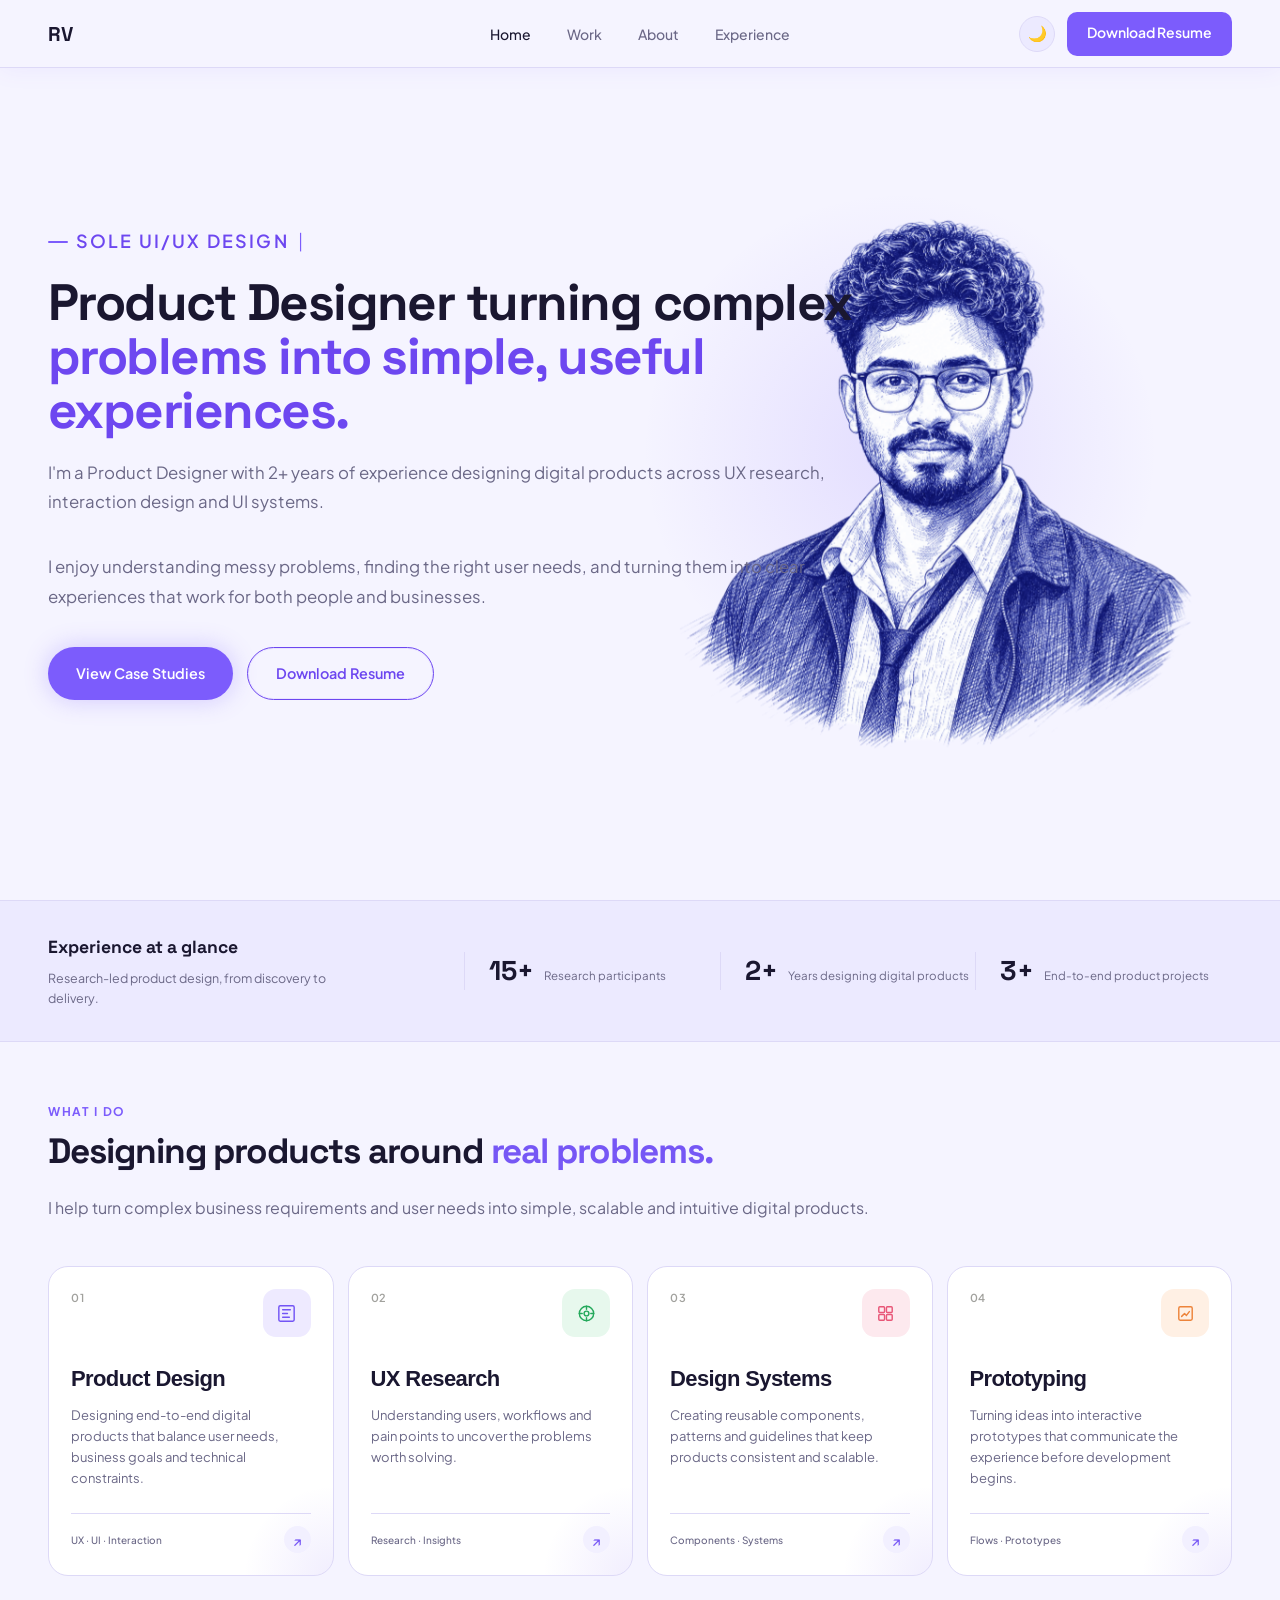
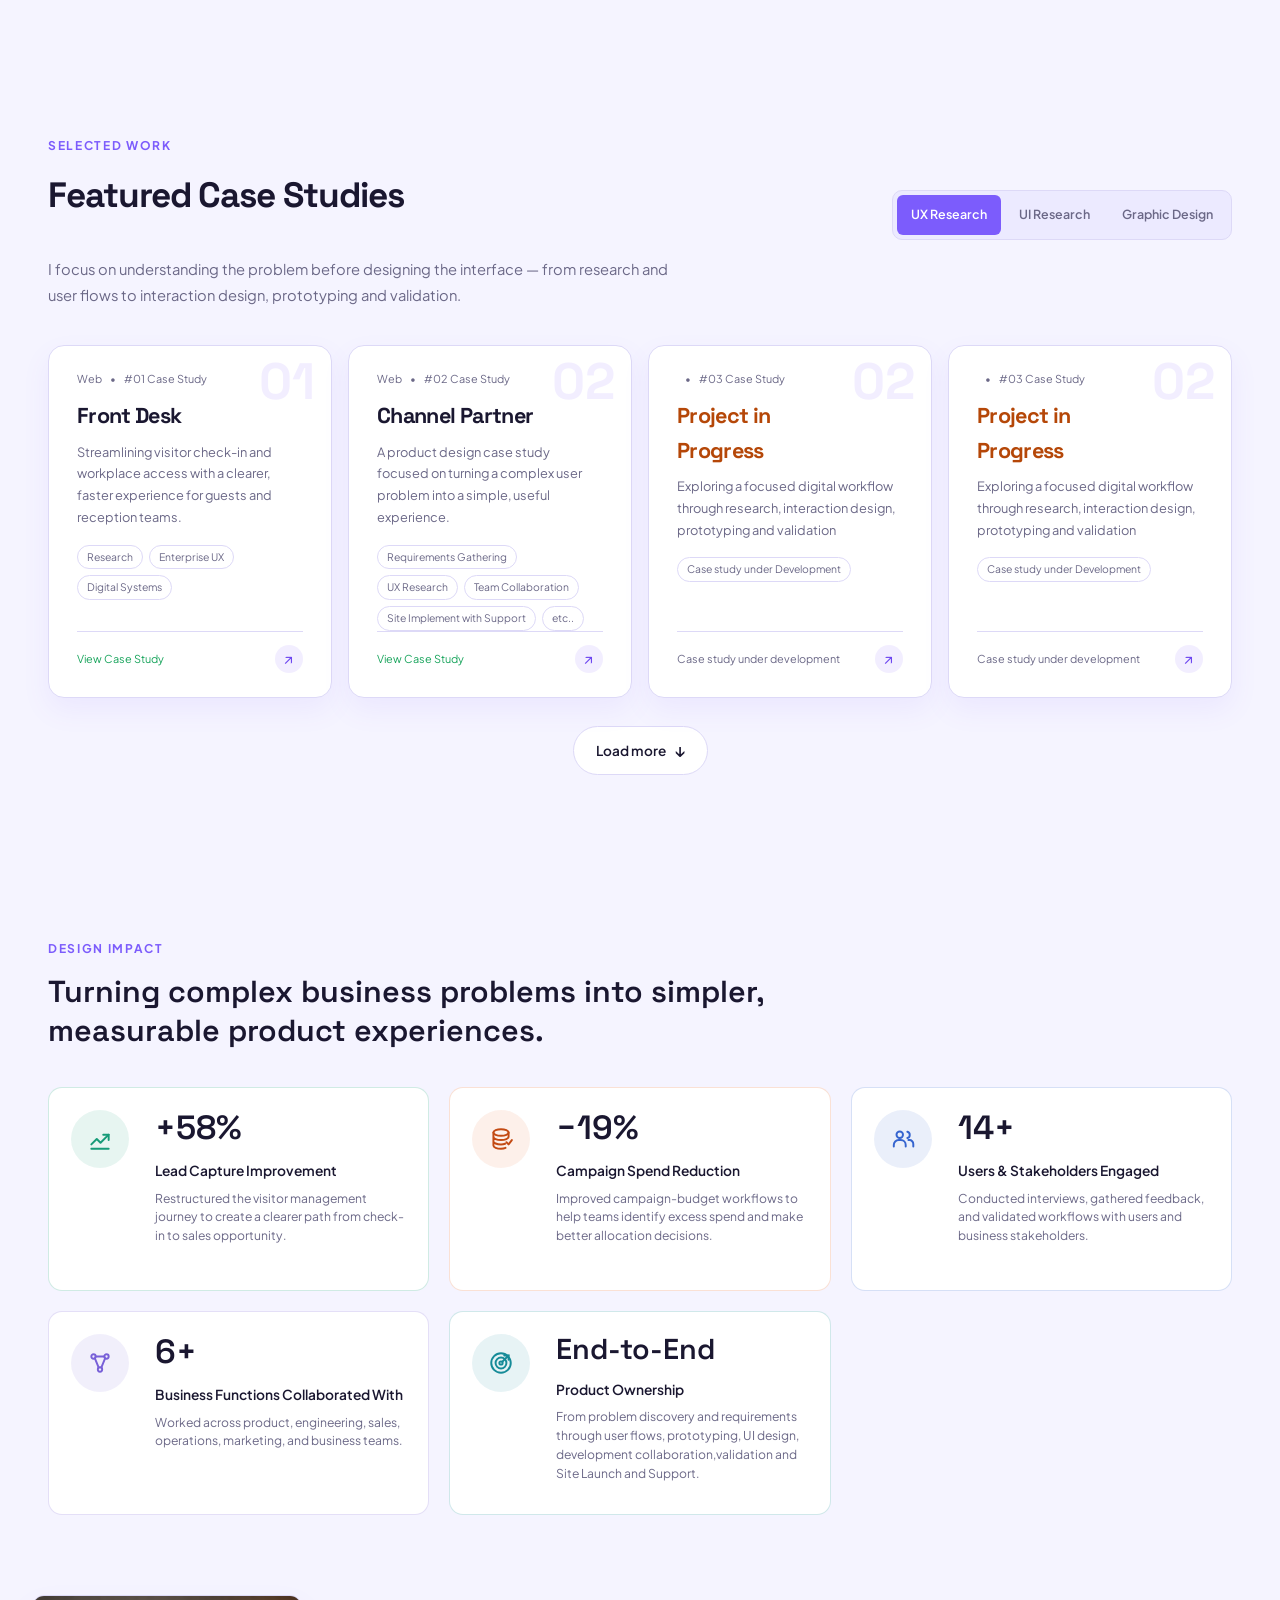
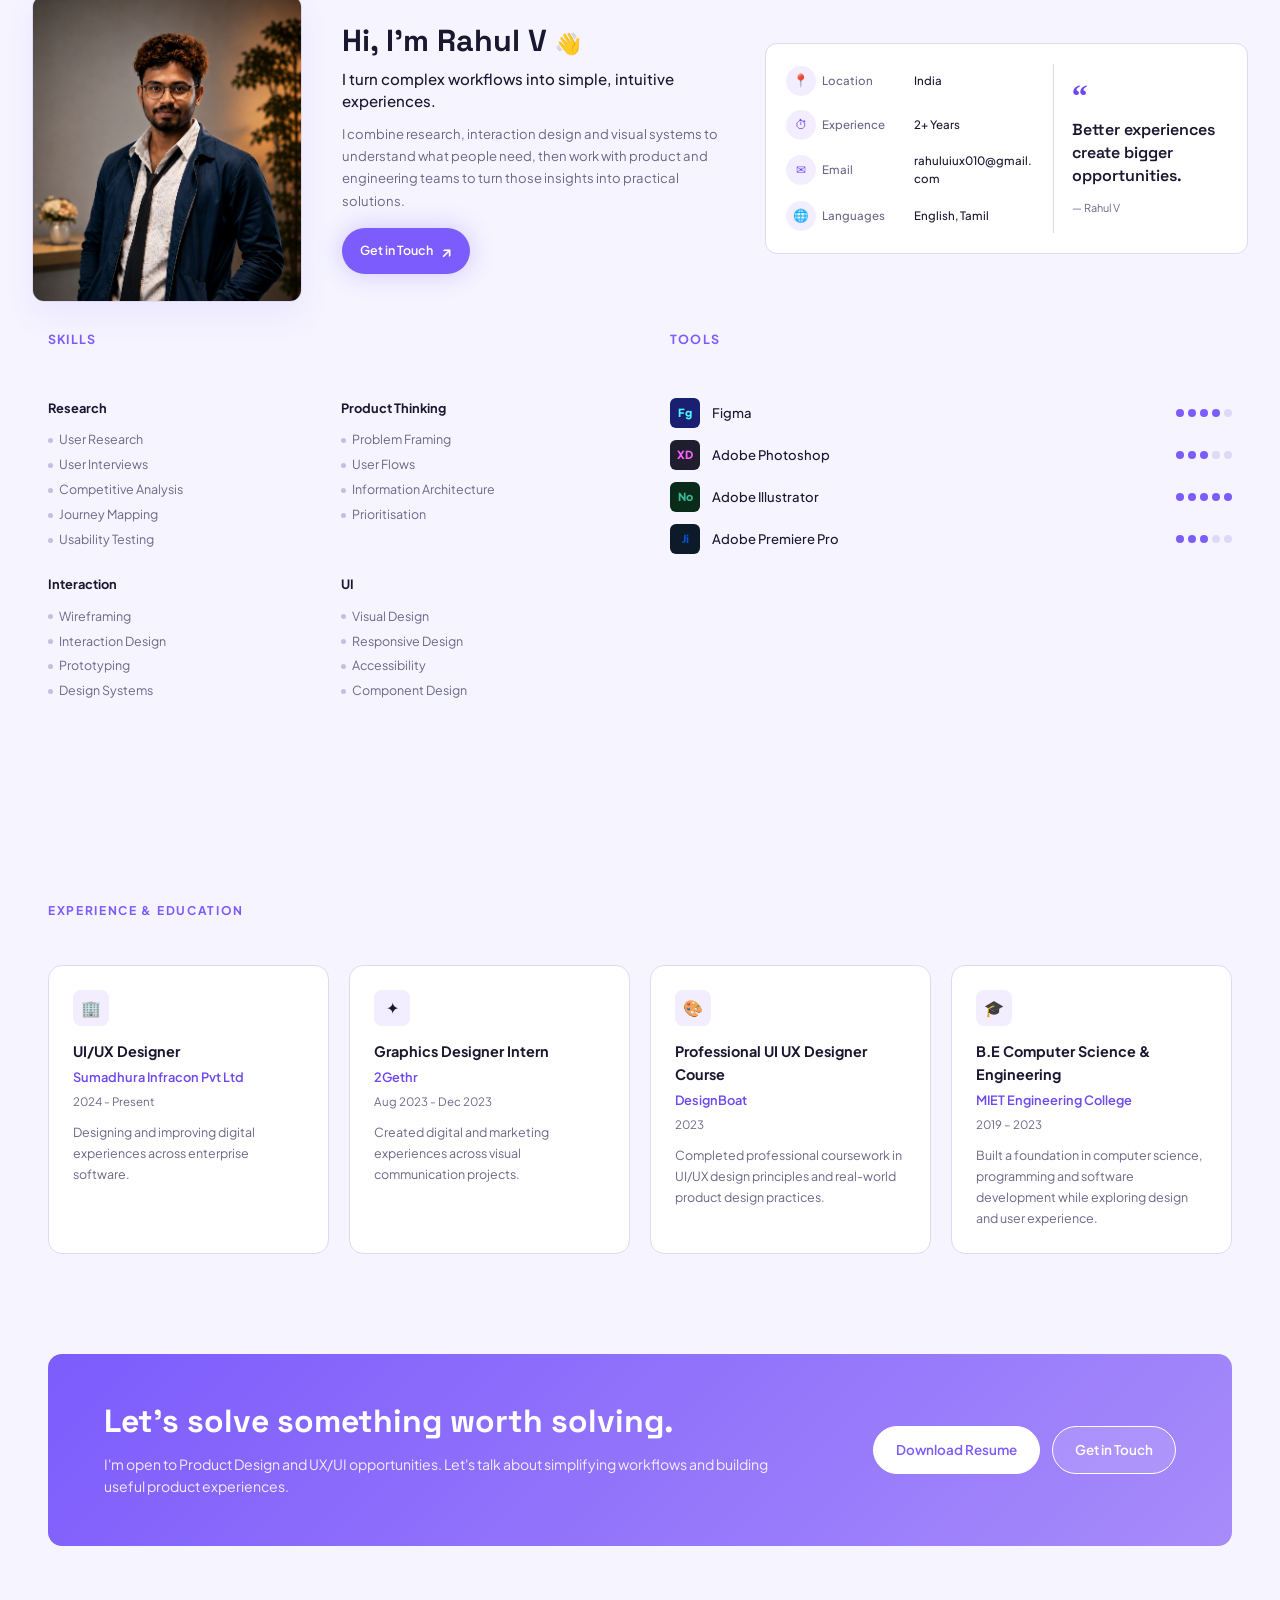
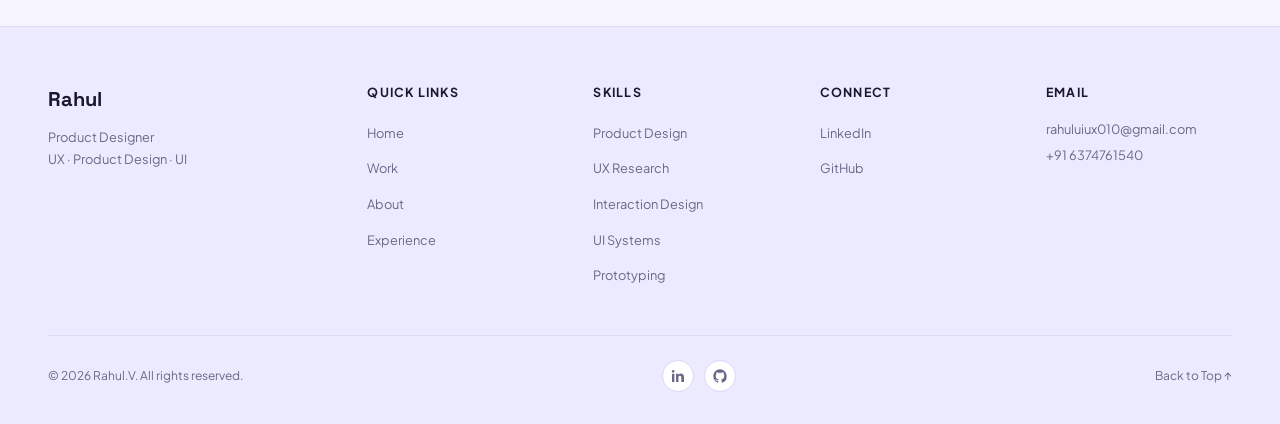
<file: index.html>
<!DOCTYPE html>
<html lang="en">
<head>
<meta charset="UTF-8">
<meta name="viewport" content="width=device-width, initial-scale=1.0">
<title>Rahul.V — Product Designer</title>
<link rel="preconnect" href="https://fonts.googleapis.com">
<link rel="preconnect" href="https://fonts.gstatic.com" crossorigin>
<link href="https://fonts.googleapis.com/css2?family=Plus+Jakarta+Sans:wght@300;400;500;600;700;800;900&family=Space+Grotesk:wght@600;700;800&display=swap" rel="stylesheet">
<link rel="stylesheet" href="style.css">



</head>
<body>

<!-- NAV -->
<nav>
  <div class="nav-logo">RV</div>
  <ul class="nav-links">
    <li><a href="#hero" class="active">Home</a></li>
    <li><a href="#work">Work</a></li>
    <li><a href="#about">About</a></li>
    <li><a href="#experience">Experience</a></li>
  </ul>
  <div class="nav-cta">
    <button type="button" class="theme-btn" id="themeToggle" aria-label="Toggle color theme" title="Toggle color theme">☀️</button>
    <a href="Homepage/source/Rahul_6374761540.pdf" download="rahul_6374761540.pdf" class="btn-talk">Download Resume</a>
  </div>
</nav>



<!-- HERO -->
<section class="hero" id="hero">
  <div class="hero-bg-circle"></div>
  <div class="hero-content">
    <div class="hero-eyebrow">
      <span id="typewriter"></span><span class="cursor">|</span>
    </div>
    <h1 class="hero-h1"><span class="hero-lead">Product Designer turning complex</span><br><span class="hero-highlight">problems into simple, useful experiences.</span></h1>
    <p class="hero-desc">I'm a Product Designer with 2+ years of experience designing digital products across UX research, interaction design and UI systems.</p>
    <p class="hero-desc">I enjoy understanding messy problems, finding the right user needs, and turning them into clear experiences that work for both people and businesses.</p>
    <div class="hero-actions">
      <a href="#work" class="btn-primary">View Case Studies</a>
      <a href="Homepage/source/Rahul_6374761540.pdf" download="rahul_6374761540.pdf" class="btn-secondary hero-download">Download Resume</a>
    </div>
  </div>
  <div class="hero-image">
    <img src="Homepage/source/Banner2.png" alt="Rahul, Product Designer">
  </div>
</section>

<!-- TRUST BAR -->
<section class="trust-bar" aria-labelledby="trust-heading">
  <div class="trust-intro">
    <h2 class="trust-label" id="trust-heading">Experience at a glance</h2>
    <p class="trust-description">Research-led product design, from discovery to delivery.</p>
  </div>
  <div class="trust-stats">
    <div class="trust-stat"><div class="n">15+</div><div class="l">Research participants</div></div>
    <div class="trust-stat"><div class="n">2+</div><div class="l">Years designing digital products</div></div>
    <div class="trust-stat"><div class="n">3+</div><div class="l">End-to-end product projects</div></div>
  </div>
</section>

 <section id="services" style="padding-top: 60px;">
  <div class="section-row what-intro-row">
    <div>
      <span class="section-eyebrow">What i do</span>
      <div class="what-heading">
        <h2>Designing products around <span>real problems.</span></h2>
        <p>I help turn complex business requirements and user needs into simple, scalable and intuitive digital products.</p>
      </div>
    </div>
    
  </div>

    </div>

    <div class="services-grid">
      <article class="service-card service-featured">
        <div class="service-top">
          <span class="service-number">01</span>
          <div class="service-icon">
            <svg viewBox="0 0 24 24" fill="none" aria-hidden="true"><path d="M4 5.5C4 4.67 4.67 4 5.5 4h13C19.33 4 20 4.67 20 5.5v13c0 .83-.67 1.5-1.5 1.5h-13C4.67 20 4 19.33 4 18.5v-13Z" stroke="currentColor" stroke-width="1.5"/><path d="M8 8h8M8 12h5M8 16h7" stroke="currentColor" stroke-width="1.5" stroke-linecap="round"/></svg>
          </div>
        </div>
        <div class="service-content"><h3>Product Design</h3><p>Designing end-to-end digital products that balance user needs, business goals and technical constraints.</p></div>
        <div class="service-footer"><span>UX · UI · Interaction</span><span class="service-arrow">↗</span></div>
      </article>

      <article class="service-card">
        <div class="service-top">
          <span class="service-number">02</span>
          <div class="service-icon green">
            <svg viewBox="0 0 24 24" fill="none" aria-hidden="true"><circle cx="12" cy="12" r="7.5" stroke="currentColor" stroke-width="1.5"/><circle cx="12" cy="12" r="2.5" stroke="currentColor" stroke-width="1.5"/><path d="M12 4.5v3M12 16.5v3M4.5 12h3M16.5 12h3" stroke="currentColor" stroke-width="1.5" stroke-linecap="round"/></svg>
          </div>
        </div>
        <div class="service-content"><h3>UX Research</h3><p>Understanding users, workflows and pain points to uncover the problems worth solving.</p></div>
        <div class="service-footer"><span>Research · Insights</span><span class="service-arrow">↗</span></div>
      </article>

      <article class="service-card">
        <div class="service-top">
          <span class="service-number">03</span>
          <div class="service-icon pink">
            <svg viewBox="0 0 24 24" fill="none" aria-hidden="true"><rect x="5" y="5" width="6" height="6" rx="1" stroke="currentColor" stroke-width="1.5"/><rect x="13" y="5" width="6" height="6" rx="1" stroke="currentColor" stroke-width="1.5"/><rect x="5" y="13" width="6" height="6" rx="1" stroke="currentColor" stroke-width="1.5"/><rect x="13" y="13" width="6" height="6" rx="1" stroke="currentColor" stroke-width="1.5"/></svg>
          </div>
        </div>
        <div class="service-content"><h3>Design Systems</h3><p>Creating reusable components, patterns and guidelines that keep products consistent and scalable.</p></div>
        <div class="service-footer"><span>Components · Systems</span><span class="service-arrow">↗</span></div>
      </article>

      <article class="service-card">
        <div class="service-top">
          <span class="service-number">04</span>
          <div class="service-icon orange">
            <svg viewBox="0 0 24 24" fill="none" aria-hidden="true"><path d="M5 6.5A1.5 1.5 0 0 1 6.5 5h11A1.5 1.5 0 0 1 19 6.5v11a1.5 1.5 0 0 1-1.5 1.5h-11A1.5 1.5 0 0 1 5 17.5v-11Z" stroke="currentColor" stroke-width="1.5"/><path d="m8 15 3-3 2 2 3-4" stroke="currentColor" stroke-width="1.5" stroke-linecap="round" stroke-linejoin="round"/></svg>
          </div>
        </div>
        <div class="service-content"><h3>Prototyping</h3><p>Turning ideas into interactive prototypes that communicate the experience before development begins.</p></div>
        <div class="service-footer"><span>Flows · Prototypes</span><span class="service-arrow">↗</span></div>
      </article>
    </div>  
  </div>
</section>



<!-- SELECTED WORK -->
<section id="work" style="padding-top: 60px;">
  <div class="section-row">
    <div>
      <span class="section-eyebrow">Selected Work</span>
      <h2 class="section-title">Featured Case Studies</h2>
    </div>
    <div class="work-filters" role="group" aria-label="Filter selected projects">
      <button class="work-filter" type="button" data-filter="ux-research" aria-pressed="true">UX Research</button>
      <button class="work-filter" type="button" data-filter="ui-research" aria-pressed="false">UI Research</button>
      <button class="work-filter" type="button" data-filter="graphic-design" aria-pressed="false">Graphic Design</button>
    </div>
  </div>
  <p class="case-desc" style="max-width:620px;margin-top:-28px;margin-bottom:36px;">I focus on understanding the problem before designing the interface — from research and user flows to interaction design, prototyping and validation.</p>
  <div class="work-grid" id="workGrid">
    <article class="work-card" data-categories="ux-research" role="button" tabindex="0" onclick="window.open('CS1_FrontDesk/CS_Page.html', '_blank', 'noopener,noreferrer')" onkeydown="if (event.key === 'Enter' || event.key === ' ') { event.preventDefault(); window.open('CS1_FrontDesk/CS_Page.html', '_blank', 'noopener,noreferrer'); }">
      <span class="work-card-number">01</span>
      <div class="work-card-top"><span>Web</span><span>•</span><span class="work-type">#01 Case Study</span></div>
      <h3>Front Desk</h3>
      <p class="work-card-description">Streamlining visitor check-in and workplace access with a clearer, faster experience for guests and reception teams.</p>
      <div class="work-card-tags"><span class="work-card-tag">Research</span><span class="work-card-tag">Enterprise UX</span><span class="work-card-tag">Digital Systems</span></div>
      <div class="work-card-footer"><span class="work-card-outcome">View Case Study</span><span class="work-card-arrow">↗</span></div>
    </article>
    <a class="work-card" data-categories="ux-research" href="CS2_ChannelPartner/case-study-channel-partner.html">
      <span class="work-card-number">02</span>
      <div class="work-card-top"><span>Web </span><span>•</span><span class="work-type">#02 Case Study</span></div>
      <h3>Channel Partner</h3>
      <p class="work-card-description">A product design case study focused on turning a complex user problem into a simple, useful experience.</p>
      <div class="work-card-tags"><span class="work-card-tag">Requirements Gathering </span><span class="work-card-tag">UX Research</span><span class="work-card-tag">Team Collaboration</span><span class="work-card-tag">Site Implement with Support</span><span class="work-card-tag">etc..</span></div>
      <div class="work-card-footer"><span class="work-card-outcome">View Case Study</span><span class="work-card-arrow">↗</span></div>
    </a>
    <a class="work-card" data-categories="ux-research ui-research" href="123">
      <span class="work-card-number">02</span>
      <div class="work-card-top"><span></span><span>•</span><span class="work-type">#03 Case Study</span></div>
      <h3 class="work-status">Project in Progress</h3>
      <p class="work-card-description">Exploring a focused digital workflow through research, interaction design, prototyping and validation</p>
      <div class="work-card-tags"><span class="work-card-tag">Case study under Development </span></div>
      <div class="work-card-footer"><span>Case study under development</span><span class="work-card-arrow">↗</span></div>
    </a>
    <a class="work-card" data-categories="ux-research ui-research" href="123">
      <span class="work-card-number">02</span>
      <div class="work-card-top"><span></span><span>•</span><span class="work-type">#03 Case Study</span></div>
      <h3 class="work-status">Project in Progress</h3>
      <p class="work-card-description">Exploring a focused digital workflow through research, interaction design, prototyping and validation</p>
      <div class="work-card-tags"><span class="work-card-tag">Case study under Development </span></div>
      <div class="work-card-footer"><span>Case study under development</span><span class="work-card-arrow">↗</span></div>
    </a>
    <article class="work-card" data-categories="ui-research" data-extra-card hidden>
      <span class="work-card-number">03</span>
      <div class="work-card-top"><span>Mobile</span><span>•</span><span class="work-type">Case Study</span></div>
      <h3 class="work-status">Project in progress</h3>
      <p class="work-card-description">Exploring a focused digital workflow through research, interaction design, prototyping and validation.</p>
      <div class="work-card-tags"><span class="work-card-tag">UX/UI</span><span class="work-card-tag">Interaction</span></div>
      <div class="work-card-footer"><span>Case study under development</span><span class="work-card-arrow">↗</span></div>
    </article>
    <article class="work-card" data-categories="ux-research ui-research" data-extra-card hidden>
      <span class="work-card-number">04</span>
      <div class="work-card-top"><span>Web</span><span>•</span><span class="work-type">Case Study</span></div>
      <h3 class="work-status">Project in progress</h3>
      <p class="work-card-description">Building a scalable experience around real user needs and practical business constraints.</p>
      <div class="work-card-tags"><span class="work-card-tag">UX Research</span><span class="work-card-tag">UI Systems</span></div>
      <div class="work-card-footer"><span>Case study under development</span><span class="work-card-arrow">↗</span></div>
    </article>
  </div>
  <p class="work-empty" id="workEmpty" hidden>No projects in this category yet.</p>
  <button class="load-more-btn" id="loadMoreWork" type="button" aria-controls="workGrid" aria-expanded="false">
    <span class="load-more-label">Load More </span>
    <span class="load-more-arrow" aria-hidden="true">↓</span>
  </button>
</section>

<!-- DESIGN IMPACT -->
<section class="impact-section" aria-labelledby="impact-title">
  <div class="impact-inner">
    <header class="impact-heading">
      <span class="section-eyebrow">Design Impact</span>
      <h2 id="impact-title">Turning complex business problems into simpler, measurable product experiences.</h2>
    </header>

    <div class="impact-grid">
      
      <article class="impact-card impact-card-green">
        <span class="impact-icon" aria-hidden="true"><svg viewBox="0 0 24 24" fill="none"><path d="m4 17 5-5 3.5 3.5L20 8"/><path d="M15 8h5v5M4 21h16"/></svg></span>
        <div class="impact-copy"><div class="impact-metric">+60%</div><h3>Lead Capture Improvement</h3><p>Restructured the visitor management journey to create a clearer path from check-in to sales opportunity.</p></div>
      </article>
      <article class="impact-card impact-card-orange">
        <span class="impact-icon" aria-hidden="true"><svg viewBox="0 0 24 24" fill="none"><ellipse cx="12" cy="6" rx="7" ry="3"/><path d="M5 6v4c0 1.7 3.1 3 7 3s7-1.3 7-3V6M5 10v4c0 1.7 3.1 3 7 3 1.4 0 2.7-.2 3.8-.6M5 14v4c0 1.7 3.1 3 7 3 1.6 0 3.1-.3 4.2-.8"/><path d="m17 15 2 2 3-4"/></svg></span>
        <div class="impact-copy"><div class="impact-metric">−20%</div><h3>Campaign Spend Reduction</h3><p>Improved campaign-budget workflows to help teams identify excess spend and make better allocation decisions.</p></div>
      </article>
      <article class="impact-card impact-card-blue">
        <span class="impact-icon" aria-hidden="true"><svg viewBox="0 0 24 24" fill="none"><circle cx="9" cy="8" r="3"/><path d="M3.5 19v-1.5A4.5 4.5 0 0 1 8 13h2a4.5 4.5 0 0 1 4.5 4.5V19M16 5.3a3 3 0 0 1 0 5.8M17 13h1a3.5 3.5 0 0 1 3.5 3.5V19"/></svg></span>
        <div class="impact-copy"><div class="impact-metric">15+</div><h3>Users &amp; Stakeholders Engaged</h3><p>Conducted interviews, gathered feedback, and validated workflows with users and business stakeholders.</p></div>
      </article>
      <article class="impact-card impact-card-purple">
        <span class="impact-icon" aria-hidden="true"><svg viewBox="0 0 24 24" fill="none"><circle cx="6" cy="6" r="2"/><circle cx="18" cy="6" r="2"/><circle cx="12" cy="18" r="2"/><path d="m8 6 8 0M7.2 7.6l3.6 8.6m6-8.6-3.6 8.6"/></svg></span>
        <div class="impact-copy"><div class="impact-metric">6+</div><h3>Business Functions Collaborated With</h3><p>Worked across product, engineering, sales, operations, marketing, and business teams.</p></div>
      </article>
      <article class="impact-card impact-card-teal">
        <span class="impact-icon" aria-hidden="true"><svg viewBox="0 0 24 24" fill="none"><circle cx="12" cy="12" r="9"/><circle cx="12" cy="12" r="5"/><circle cx="12" cy="12" r="1.5"/><path d="m13.2 10.8 6-6M15 5h4v4"/></svg></span>
        <div class="impact-copy"><div class="impact-metric impact-metric-text">End-to-End</div><h3>Product Ownership</h3><p>From problem discovery and requirements through user flows, prototyping, UI design, development collaboration,validation and Site Launch and Support.</p></div>
      </article>
    </div>
  </div>
</section>




<!-- ABOUT -->
<section id="about" class="about-section">
  <div class="about-grid">
    <div class="about-photo">
      <img src="Homepage/source/rahul.png" alt="Rahul V, product designer">
    </div>
    <div class="about-text">
     
      <h2 class="about-title">Hi, I’m Rahul V <span aria-hidden="true">👋</span></h2>
      <p class="about-lead">I turn complex workflows into simple, intuitive experiences.</p>
      <p>I combine research, interaction design and visual systems to understand what people need, then work with product and engineering teams to turn those insights into practical solutions.</p>
      <a class="btn-primary about-contact" href="mailto:rahuluiux010@gmail.com">Get in Touch <span aria-hidden="true">↗</span></a>
    </div>
    <div class="about-panel">
      <div class="about-meta">
        <div class="meta-row"><span class="meta-icon" aria-hidden="true">📍</span><span class="meta-key">Location</span><span class="meta-val">India</span></div>
        <div class="meta-row"><span class="meta-icon" aria-hidden="true">⏱</span><span class="meta-key">Experience</span><span class="meta-val">2+ Years</span></div>
        <div class="meta-row"><span class="meta-icon" aria-hidden="true">✉</span><span class="meta-key">Email</span><span class="meta-val">rahuluiux010@gmail.com</span></div>
        <div class="meta-row"><span class="meta-icon" aria-hidden="true">🌐</span><span class="meta-key">Languages</span><span class="meta-val">English, Tamil</span></div>
        
      </div>
      <blockquote class="about-quote">
        <span class="about-quote-mark" aria-hidden="true">“</span>
        <p>Better experiences create bigger opportunities.</p>
        <cite>— Rahul V</cite>
      </blockquote>
    </div>
  </div>
</section>

<!-- SKILLS & TOOLS -->
<section class="skills-section" id="skills">
  <div class="skills-cols">
    <div>
      <div class="section-row" style="margin-bottom:24px;">
        <span class="skills-group-title">Skills</span>
      </div>
      <div class="skill-cols-inner">
        <div class="skill-category">
          <div class="skill-cat-title">Research</div>
          <div class="skill-list">
            <span class="skill-item">User Research</span>
            <span class="skill-item">User Interviews</span>
            <span class="skill-item">Competitive Analysis</span>
            <span class="skill-item">Journey Mapping</span>
            <span class="skill-item">Usability Testing</span>
          </div>
        </div>
        <div class="skill-category">
          <div class="skill-cat-title">Product Thinking</div>
          <div class="skill-list">
            <span class="skill-item">Problem Framing</span>
            <span class="skill-item">User Flows</span>
            <span class="skill-item">Information Architecture</span>
            <span class="skill-item">Prioritisation</span>
          </div>
        </div>
        <div class="skill-category">
          <div class="skill-cat-title">Interaction</div>
          <div class="skill-list">
            <span class="skill-item">Wireframing</span>
            <span class="skill-item">Interaction Design</span>
            <span class="skill-item">Prototyping</span>
            <span class="skill-item">Design Systems</span>
          </div>
        </div>
        <div class="skill-category">
          <div class="skill-cat-title">UI</div>
          <div class="skill-list">
            <span class="skill-item">Visual Design</span>
            <span class="skill-item">Responsive Design</span>
            <span class="skill-item">Accessibility</span>
            <span class="skill-item">Component Design</span>
          </div>
        </div>
      </div>
    </div>
    <div>
      <div class="section-row" style="margin-bottom:24px;">
          <span class="skills-group-title">Tools</span>
      </div>
      <div class="tools-grid">
        <div class="tool-row">
          <div class="tool-icon" style="background:#1A1F71;color:#4DFAFF;font-size:0.7rem;">Fg</div>
          <span class="tool-name">Figma</span>
          <div class="tool-dots">
            <div class="dot-filled"></div><div class="dot-filled"></div><div class="dot-filled"></div><div class="dot-filled"></div><div class="dot-empty"></div>
          </div>
        </div>
        <div class="tool-row">
          <div class="tool-icon" style="background:#1E1E2E;color:#FF61F6;font-size:0.7rem;">XD</div>
          <span class="tool-name">Adobe Photoshop</span>
          <div class="tool-dots">
            <div class="dot-filled"></div><div class="dot-filled"></div><div class="dot-filled"></div><div class="dot-empty"></div><div class="dot-empty"></div>
          </div>
        </div>
        <div class="tool-row">
          <div class="tool-icon" style="background:#0a2a1a;color:#3AB795;font-size:0.7rem;">No</div>
          <span class="tool-name">Adobe Illustrator</span>
          <div class="tool-dots">
            <div class="dot-filled"></div><div class="dot-filled"></div><div class="dot-filled"></div><div class="dot-filled"></div><div class="dot-filled"></div>
          </div>
        </div>
        <div class="tool-row">
          <div class="tool-icon" style="background:#0d1a2a;color:#0052CC;font-size:0.7rem;">Ji</div>
          <span class="tool-name">Adobe Premiere Pro</span>
          <div class="tool-dots">
            <div class="dot-filled"></div><div class="dot-filled"></div><div class="dot-filled"></div><div class="dot-empty"></div><div class="dot-empty"></div>
          </div>
        </div>
      </div>
    </div>
  </div>
</section>

<!-- EXPERIENCE -->
<section id="experience">
  <span class="section-eyebrow">Experience & Education</span>
  <div class="exp-grid">
    <div class="exp-card">
      <div class="exp-icon">🏢</div>
      <div class="exp-role">UI/UX Designer</div>
      <div class="exp-company">Sumadhura Infracon Pvt Ltd</div>
      <div class="exp-period">2024 - Present</div>
      <div class="exp-desc">Designing and improving digital experiences across enterprise software.</div>
    </div>
    <div class="exp-card">
      <div class="exp-icon">✦</div>
      <div class="exp-role">Graphics Designer Intern</div>
      <div class="exp-company">2Gethr</div>
      <div class="exp-period">Aug 2023 - Dec 2023</div>
      <div class="exp-desc">Created digital and marketing experiences across visual communication projects.</div>
    </div>
    <div class="exp-card">
      <div class="exp-icon">🎨</div>
      <div class="exp-role">Professional UI UX Designer Course</div>
      <div class="exp-company">DesignBoat</div>
      <div class="exp-period">2023</div>
      <div class="exp-desc">Completed professional coursework in UI/UX design principles and real-world product design practices.</div>
    </div>
    <div class="exp-card">
      <div class="exp-icon">🎓</div>
      <div class="exp-role">B.E Computer Science & Engineering</div>
      <div class="exp-company">MIET Engineering College</div>
      <div class="exp-period">2019 – 2023</div>
      <div class="exp-desc">Built a foundation in computer science, programming and software development while exploring design and user experience.</div>
    </div>
  </div>
</section>



<!-- CTA -->
<div class="cta-section" id="contact">
  <div class="cta-copy">
    <h2 class="cta-title">Let's solve something worth solving.</h2>
    <p class="cta-sub">I'm open to Product Design and UX/UI opportunities. Let's talk about simplifying workflows and building useful product experiences.</p>
  </div>
  <div class="cta-btns">
    <a href="Homepage/source/Rahul_6374761540.pdf" download="rahul_6374761540.pdf" class="cta-terrirory" >Download Resume</a>
    <a href="mailto:rahuluiux010@gmail.com" class="cta-terrirory2">Get in Touch</a>
  </div>
</div>

<!-- FOOTER -->
<footer>
  <div class="footer-top">
    <div class="footer-brand">
      <div class="logo">Rahul</div>
      <p>Product Designer<br>UX · Product Design · UI</p>
    </div>
    <div class="footer-col">
      <h4>Quick Links</h4>
      <ul>
        <li><a href="#hero">Home</a></li>
        <li><a href="#featured">Work</a></li>
        <li><a href="#about">About</a></li>
        <li><a href="#experience">Experience</a></li>
      </ul>
    </div>
    <div class="footer-col">
      <h4>Skills</h4>
      <ul>
        <li><a href="#skills">Product Design</a></li>
        <li><a href="#skills">UX Research</a></li>
        <li><a href="#skills">Interaction Design</a></li>
        <li><a href="#skills">UI Systems</a></li>
        <li><a href="#skills">Prototyping</a></li>
      </ul>
    </div>
    <div class="footer-col">
      <h4>Connect</h4>
      <ul>
        <li><a href="https://www.linkedin.com/in/rahulv-productdesigner/" target="_blank" rel="noopener noreferrer">LinkedIn</a></li>
        <li><a href="https://github.com/rahulvUIUX" target="_blank" rel="noopener noreferrer">GitHub</a></li>
      </ul>
    </div>
    <div class="footer-col footer-contact">
      <h4>Email</h4>
      <p>rahuluiux010@gmail.com</p>
      <p>+91 6374761540</p>
    </div>
  </div>
  <div class="footer-bottom">
    <p>© 2026 Rahul.V. All rights reserved.</p>
    <div class="social-links">
      <a href="https://www.linkedin.com/in/rahulv-productdesigner/" target="_blank" rel="noopener noreferrer" class="social-btn" aria-label="LinkedIn profile" title="LinkedIn profile">
        <svg viewBox="0 0 24 24" aria-hidden="true"><path d="M6.5 8.5H3V21h3.5V8.5ZM4.75 3A2.05 2.05 0 1 0 4.75 7.1 2.05 2.05 0 0 0 4.75 3ZM21 13.84c0-3.77-2.01-5.52-4.7-5.52-2.17 0-3.14 1.2-3.68 2.04V8.5H9.12V21h3.5v-6.19c0-1.63.31-3.21 2.34-3.21 2 0 2.03 1.87 2.03 3.31V21H21v-7.16Z"/></svg>
      </a>
      <a href="https://github.com/rahulvUIUX" target="_blank" rel="noopener noreferrer" class="social-btn" aria-label="GitHub profile" title="GitHub profile">
        <svg viewBox="0 0 24 24" aria-hidden="true"><path d="M12 2C6.48 2 2 6.58 2 12.23c0 4.52 2.87 8.35 6.84 9.71.5.1.68-.22.68-.49v-1.7c-2.78.62-3.37-1.2-3.37-1.2-.45-1.19-1.11-1.51-1.11-1.51-.91-.64.07-.63.07-.63 1 .08 1.53 1.06 1.53 1.06.89 1.56 2.34 1.11 2.91.85.09-.67.35-1.11.63-1.37-2.22-.26-4.56-1.14-4.56-5.06 0-1.12.39-2.03 1.03-2.75-.1-.26-.45-1.3.1-2.71 0 0 .84-.28 2.75 1.05A9.18 9.18 0 0 1 12 7.15c.85 0 1.7.12 2.5.36 1.91-1.33 2.75-1.05 2.75-1.05.55 1.41.2 2.45.1 2.71.64.72 1.03 1.63 1.03 2.75 0 3.93-2.34 4.8-4.57 5.05.36.32.68.94.68 1.9v2.82c0 .27.18.59.69.49A10.24 10.24 0 0 0 22 12.23C22 6.58 17.52 2 12 2Z"/></svg>
      </a>
    </div>
    <a href="#hero" style="font-size:0.75rem;color:var(--muted);text-decoration:none;">Back to Top ↑</a>
  </div>
</footer>

<button class="back-top" onclick="window.scrollTo({top:0,behavior:'smooth'})">↑</button>

<script src="script.js"></script>
</body>
</html>
</file>
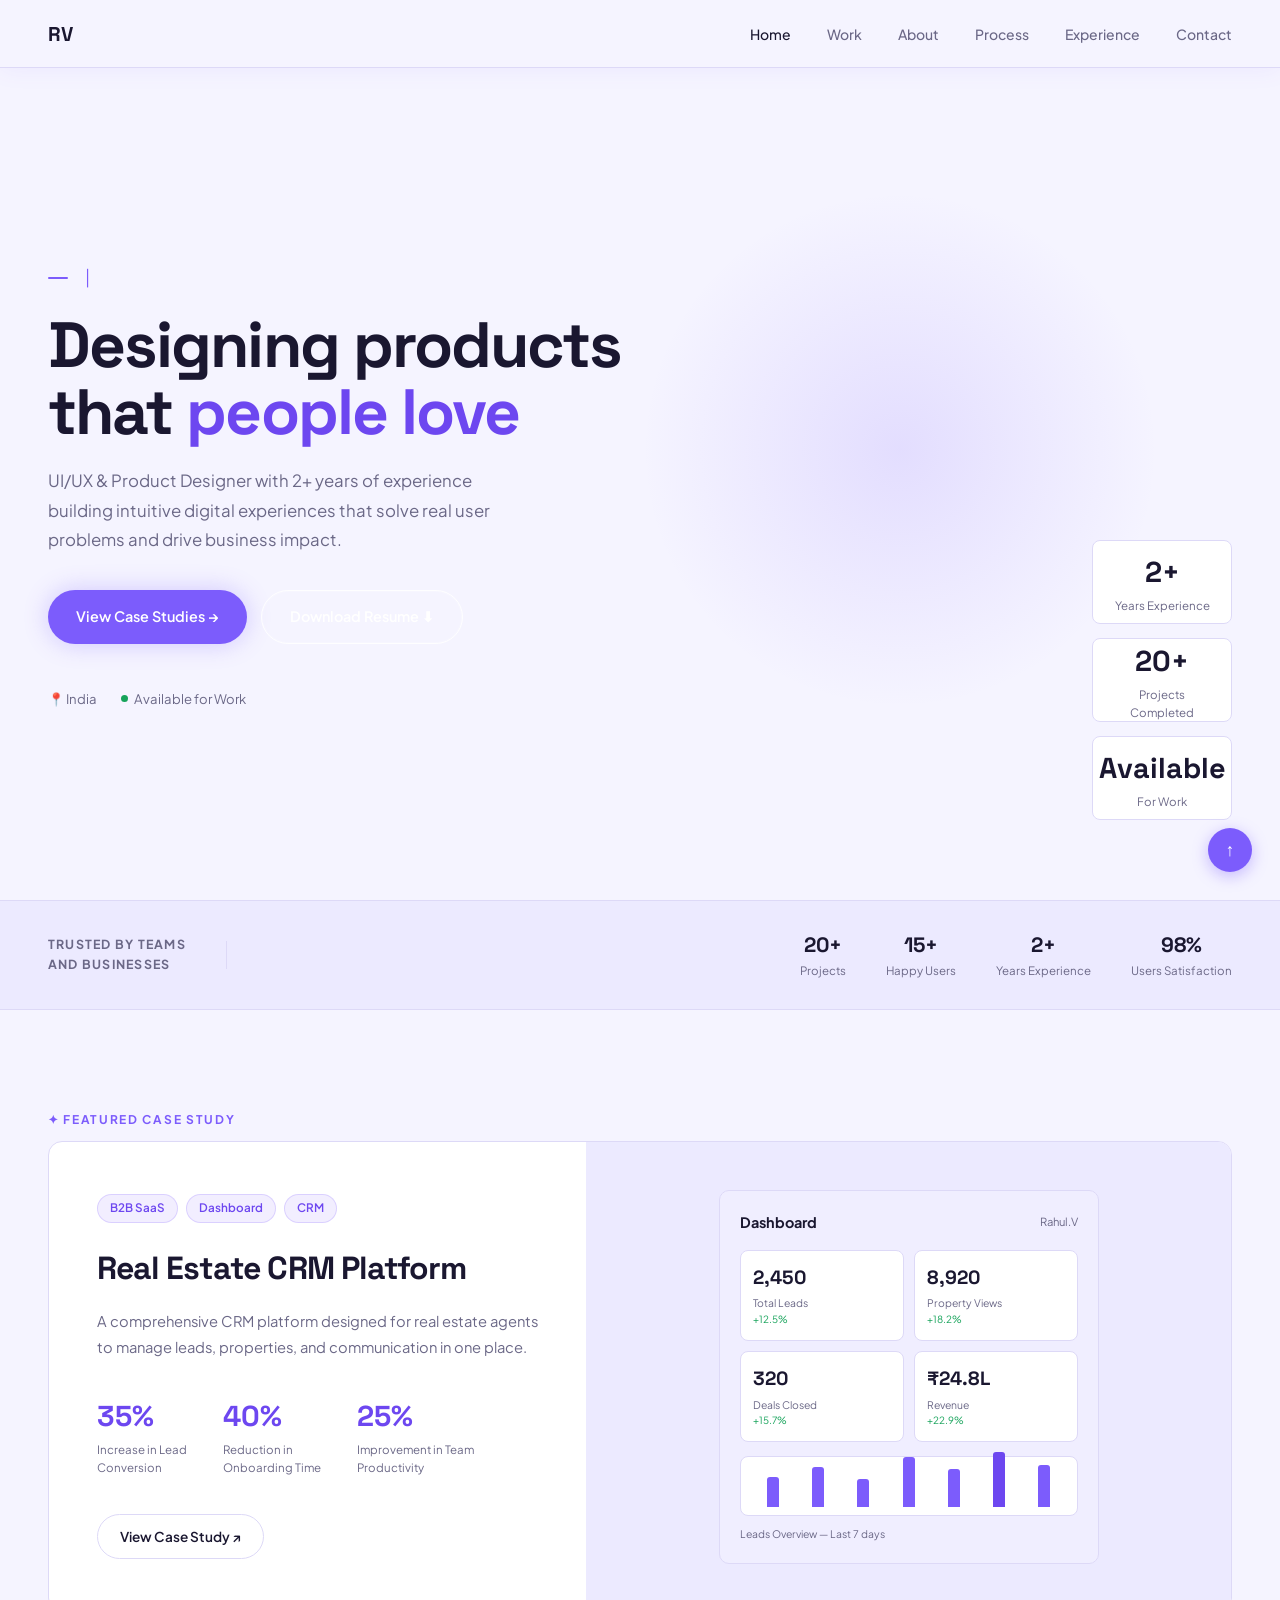
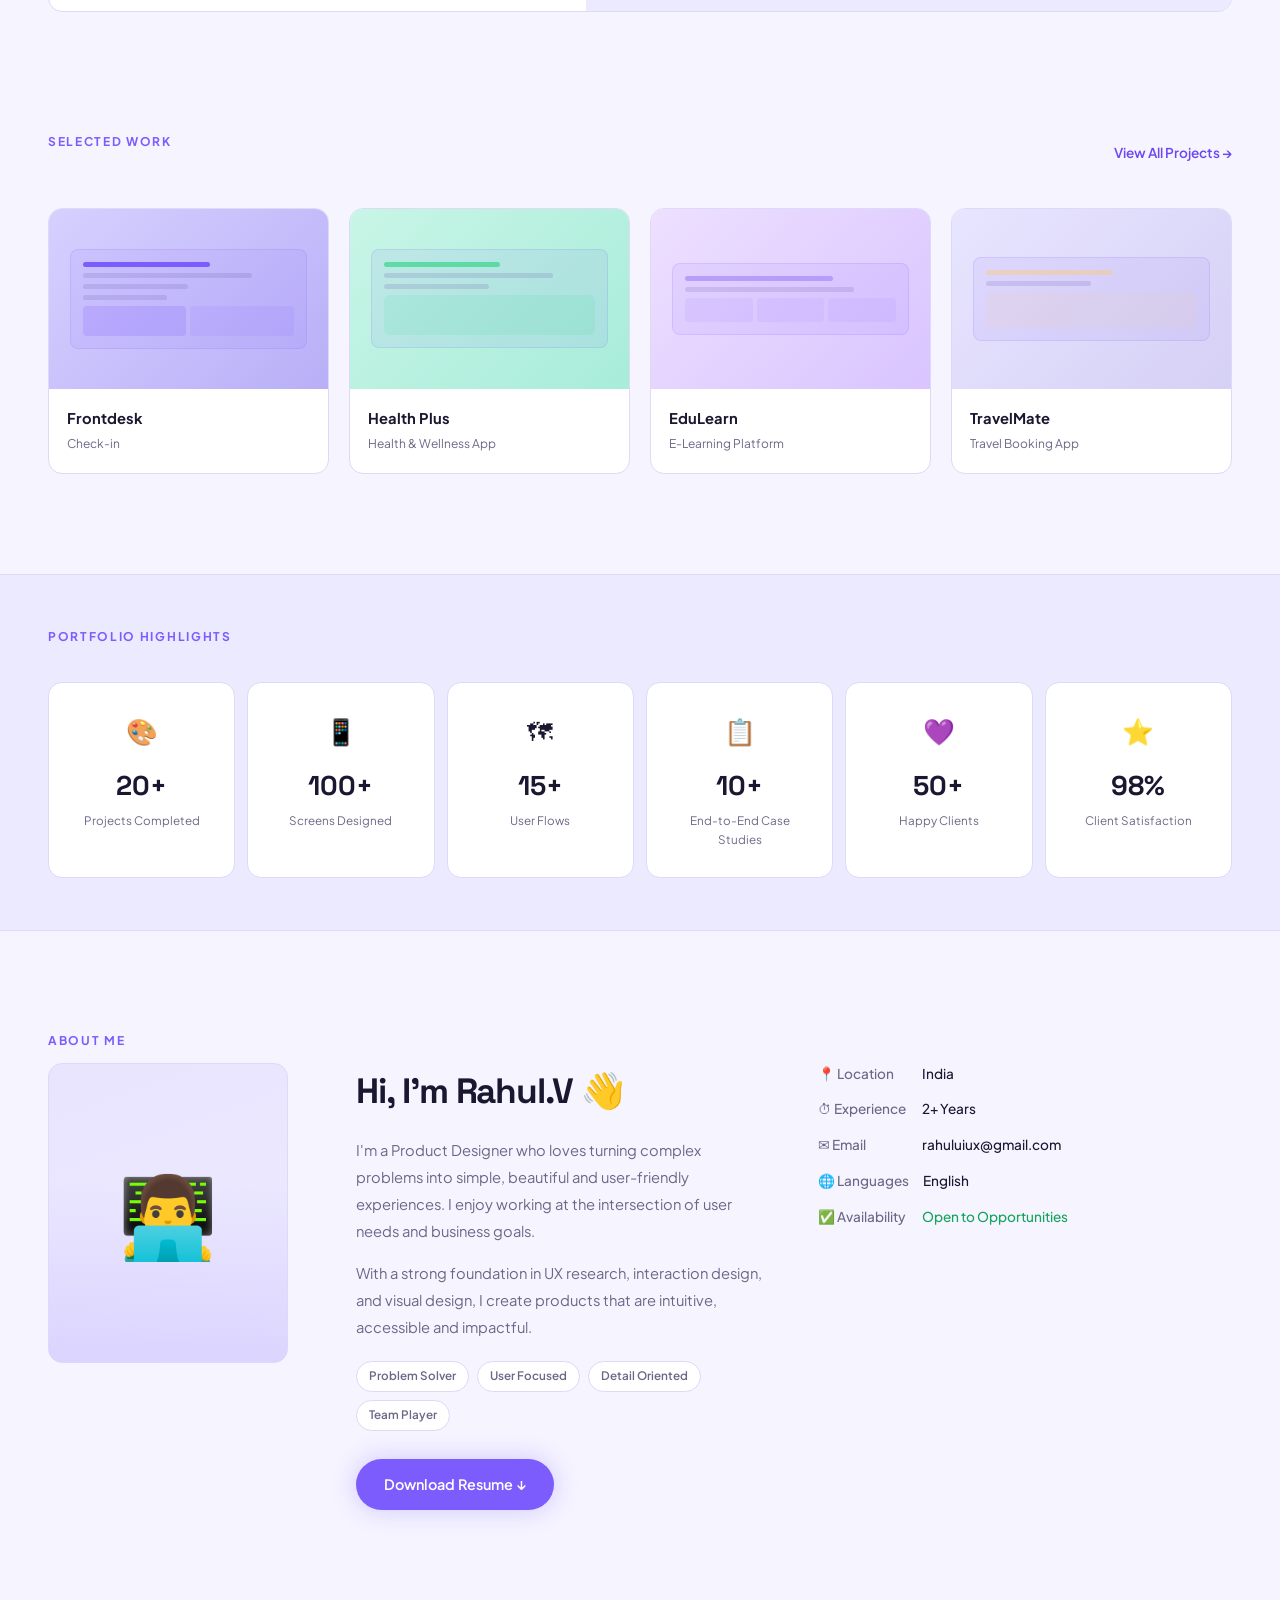
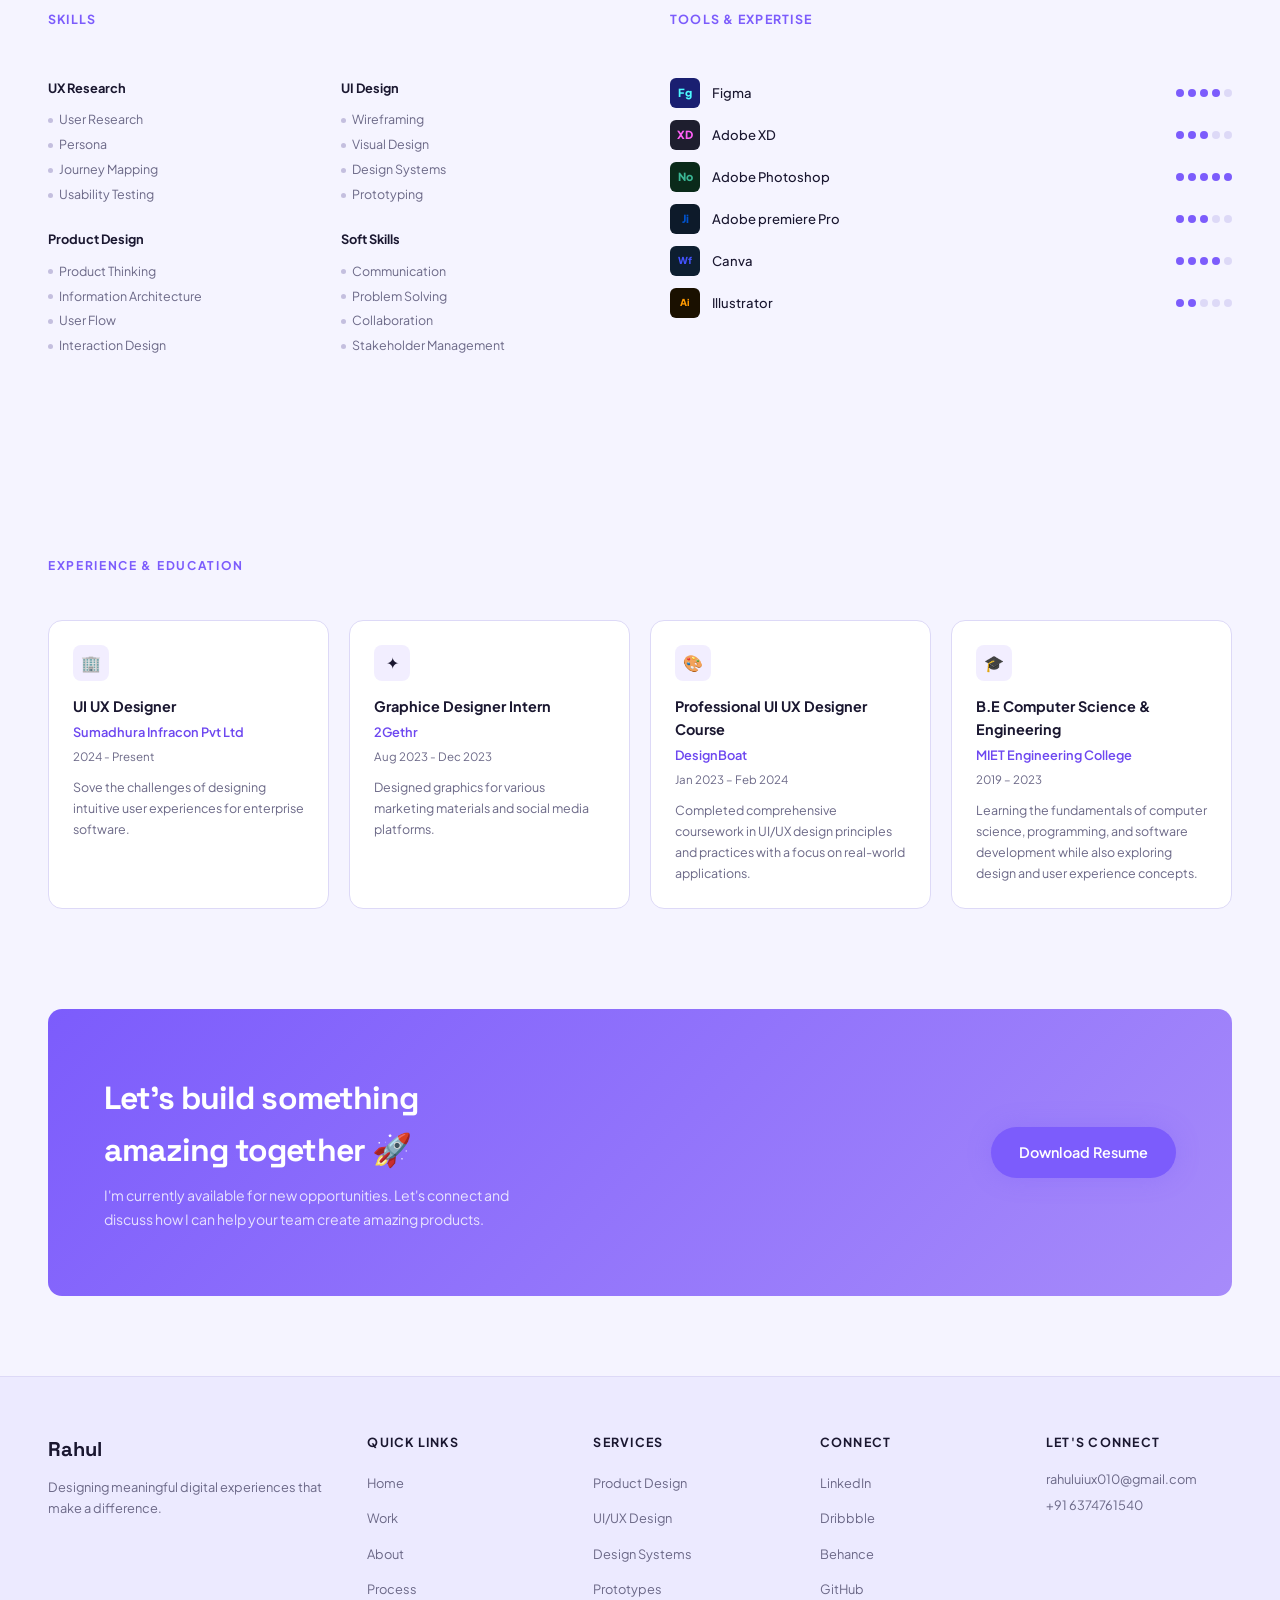
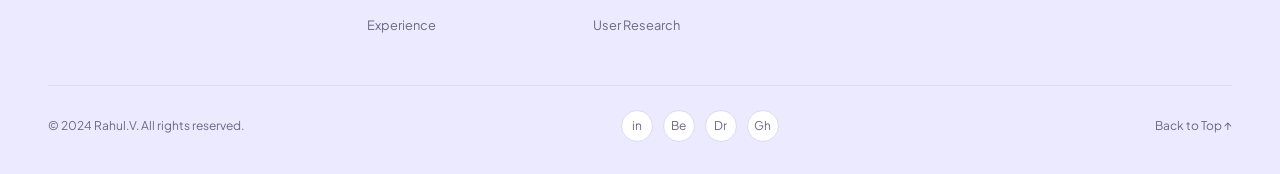
<file: HomePage.html>
<!DOCTYPE html>
<html lang="en">
<head>
<meta charset="UTF-8">
<meta name="viewport" content="width=device-width, initial-scale=1.0">
<title>Rahul Kumar — Product Designer</title>
<link rel="preconnect" href="https://fonts.googleapis.com">
<link rel="preconnect" href="https://fonts.gstatic.com" crossorigin>
<link href="https://fonts.googleapis.com/css2?family=Plus+Jakarta+Sans:wght@300;400;500;600;700;800;900&family=Space+Grotesk:wght@600;700;800&display=swap" rel="stylesheet">
<style>
  *, *::before, *::after { box-sizing: border-box; margin: 0; padding: 0; }

  :root {
    --bg: #0a0a0f;
    --surface: #12121a;
    --card: #18181f;
    --border: #222230;
    --accent: #7c5cfc;
    --accent-soft: #a78bfa;
    --accent-glow: rgba(124,92,252,0.18);
    --text: #f0eeff;
    --muted: #8b8aa0;
    --dim: #3d3c55;
    --green: #22d47c;
    --white: #ffffff;
    --font-display: 'Space Grotesk', sans-serif;
    --font-body: 'Plus Jakarta Sans', sans-serif;
    --radius: 14px;
    --radius-sm: 8px;
    --nav-bg: rgba(10,10,15,0.85);
    --shadow: rgba(0,0,0,0.3);
  }

  [data-theme="light"] {
    --bg: #f5f4ff;
    --surface: #eceaff;
    --card: #ffffff;
    --border: #ddd9f7;
    --accent: #7c5cfc;
    --accent-soft: #6d47f0;
    --accent-glow: rgba(124,92,252,0.10);
    --text: #1a1730;
    --muted: #6b6887;
    --dim: #c4bfdf;
    --green: #16a35a;
    --nav-bg: rgba(245,244,255,0.88);
    --shadow: rgba(124,92,252,0.08);
  }

  /* LIGHT THEME OVERRIDES */
  [data-theme="light"] .dashboard-mock { background: #f0eeff; border-color: var(--border); }
  [data-theme="light"] .dash-card { background: #fff; }
  [data-theme="light"] .dash-chart { background: #fff; }
  [data-theme="light"] .work-thumb.blue { background: linear-gradient(135deg, #d6d0ff 0%, #b8aff7 100%); }
  [data-theme="light"] .work-thumb.teal { background: linear-gradient(135deg, #c8f5e6 0%, #a8ecda 100%); }
  [data-theme="light"] .work-thumb.purple { background: linear-gradient(135deg, #ede0ff 0%, #d9c4ff 100%); }
  [data-theme="light"] .work-thumb.dark { background: linear-gradient(135deg, #e8e5ff 0%, #d5d0f5 100%); }
  [data-theme="light"] .mock-screen { background: rgba(124,92,252,0.08); border-color: rgba(124,92,252,0.15); }
  [data-theme="light"] .mock-bar { background: rgba(100,90,160,0.18); }
  [data-theme="light"] .highlights-bar { background: #eceaff; }
  [data-theme="light"] .case-preview { background: #eceaff; }
  [data-theme="light"] nav { box-shadow: 0 1px 24px var(--shadow); }
  [data-theme="light"] .hero-bg-circle { background: radial-gradient(circle, rgba(124,92,252,0.15) 0%, transparent 70%); }
  [data-theme="light"] footer { background: #eceaff; }
  [data-theme="light"] .trust-bar { background: #eceaff; }
  body {
    background: var(--bg); color: var(--text);
    font-family: var(--font-body); line-height: 1.6; overflow-x: hidden;
    transition: background 0.35s ease, color 0.35s ease;
  }
  *, *::before, *::after { transition: background-color 0.35s ease, border-color 0.35s ease, color 0.35s ease; }

  /* NAV */
  nav {
    position: fixed; top: 0; left: 0; right: 0; z-index: 100;
    display: flex; align-items: center; justify-content: space-between;
    padding: 0 48px; height: 68px;
    background: var(--nav-bg);
    backdrop-filter: blur(16px);
    border-bottom: 1px solid var(--border);
  }
  .nav-logo { font-family: var(--font-display); font-size: 1.25rem; font-weight: 800; color: var(--text); letter-spacing: -0.02em; }
  .nav-links { display: flex; gap: 36px; list-style: none; }
  .nav-links a { text-decoration: none; color: var(--muted); font-size: 0.875rem; font-weight: 500; transition: color 0.2s; }
  .nav-links a:hover { color: var(--text); }
  .nav-links a.active { color: var(--text); }
  .nav-cta {
    display: flex; align-items: center; gap: 12px;
  }
  .btn-talk {
    background: var(--accent); color: #fff; border: none; padding: 9px 20px; border-radius: 40px;
    font-size: 0.875rem; font-weight: 600; cursor: pointer; transition: opacity 0.2s;
  }
  .btn-talk:hover { opacity: 0.85; }
  .theme-btn {
    width: 36px; height: 36px; border-radius: 50%; border: 1px solid var(--border);
    background: var(--surface); color: var(--muted); cursor: pointer; font-size: 0.95rem;
    display: flex; align-items: center; justify-content: center; transition: border-color 0.2s;
  }
  .theme-btn:hover { border-color: var(--accent); }

  /* HERO */
  .hero {
    min-height: 100vh; display: flex; align-items: center;
    padding: 0 48px; padding-top: 68px;
    position: relative; overflow: hidden;
  }
  .hero-bg-circle {
    position: absolute; right: 120px; top: 50%; transform: translateY(-50%);
    width: 520px; height: 520px; border-radius: 50%;
    background: radial-gradient(circle, rgba(124,92,252,0.22) 0%, transparent 70%);
    pointer-events: none;
  }
  .hero-content { max-width: 600px; z-index: 2; }
  .hero-eyebrow {
    display: inline-flex; align-items: center; gap: 8px;
    font-size: 1.125rem; font-weight: 600; color: var(--accent-soft);
    text-transform: uppercase; letter-spacing: 0.12em; margin-bottom: 20px;
  }
  .hero-eyebrow::before { content: ''; width: 20px; height: 2px; background: var(--accent); border-radius: 2px; }
  .hero-h1 {
    font-family: var(--font-display); font-size: clamp(2.8rem, 5vw, 4.2rem);
    font-weight: 800; line-height: 1.05; letter-spacing: -0.03em;
    color: var(--text); margin-bottom: 20px;
  }
  .hero-h1 span { color: var(--accent-soft); }
  .hero-desc { font-size: 1.05rem; color: var(--muted); max-width: 480px; margin-bottom: 36px; line-height: 1.75; }
  .hero-actions { display: flex; gap: 14px; flex-wrap: wrap; margin-bottom: 44px; }
  .btn-primary {
    background: var(--accent); color: #fff; padding: 14px 28px;
    border-radius: 40px; font-size: 0.9rem; font-weight: 600;
    text-decoration: none; display: inline-flex; align-items: center; gap: 8px;
    transition: transform 0.2s, box-shadow 0.2s;
    box-shadow: 0 0 24px rgba(124,92,252,0.3);
  }
  .btn-primary:hover { transform: translateY(-2px); box-shadow: 0 4px 32px rgba(124,92,252,0.45); }
  .btn-secondary {
    background: transparent; color: #fff; padding: 14px 28px;
    border-radius: 40px; font-size: 0.9rem; font-weight: 600;
    text-decoration: none; border: 1px solid rgba(255,255,255,0.9);
    display: inline-flex; align-items: center; gap: 8px;
    transition: border-color 0.2s, background 0.2s, color 0.2s, box-shadow 0.2s;
    box-shadow: inset 0 0 0 1px rgba(255,255,255,0.15);
  }
  .btn-secondary:hover {
    border-color: var(--accent);
    background: var(--accent);
    color: #9d6e6e;
    box-shadow: 0 8px 20px rgba(124,92,252,0.25);
  }
  .btn-secondary:active {
    background: #fff;
    color: var(--accent);
    border-color: rgba(255,255,255,0.95);
  }
  .hero-meta { display: flex; gap: 24px; flex-wrap: wrap; }
  .hero-meta-item { display: flex; align-items: center; gap: 6px; font-size: 0.82rem; color: var(--muted); }
  .hero-meta-item .dot { width: 7px; height: 7px; border-radius: 50%; background: var(--green); }
  .hero-stats {
    position: absolute; right: 48px; bottom: 80px; display: flex; flex-direction: column; gap: 14px; z-index: 2;
    align-items: flex-end;
  }
  .hero-stat-card {
    background: var(--card); border: 1px solid var(--border); border-radius: var(--radius-sm);
    padding: 14px 20px; text-align: center; min-width: 130px; width: 140px; height: 84px;
    backdrop-filter: blur(8px);
    display: flex; flex-direction: column; align-items: center; justify-content: center;
  }
  .hero-stat-card .num { font-family: var(--font-display); font-size: 1.8rem; font-weight: 800; color: var(--text); }
  .hero-stat-card .label { font-size: 0.72rem; color: var(--muted); margin-top: 2px; }

  /* TRUST BAR */
  .trust-bar {
    background: var(--surface); border-top: 1px solid var(--border); border-bottom: 1px solid var(--border);
    padding: 28px 48px; display: flex; align-items: center; gap: 40px; flex-wrap: wrap; overflow: hidden;
  }
  .trust-label { font-size: 0.78rem; font-weight: 700; color: var(--muted); text-transform: uppercase; letter-spacing: 0.1em; white-space: nowrap; }
  .trust-logos { display: flex; gap: 32px; align-items: center; flex-wrap: wrap; }
  .trust-logo { font-size: 0.88rem; font-weight: 600; color: var(--dim); letter-spacing: -0.01em; }
  .trust-divider { width: 1px; height: 28px; background: var(--border); }
  .trust-stats { display: flex; gap: 40px; margin-left: auto; }
  .trust-stat { text-align: center; }
  .trust-stat .n { font-family: var(--font-display); font-size: 1.3rem; font-weight: 800; color: var(--text); }
  .trust-stat .l { font-size: 0.72rem; color: var(--muted); }

  /* SECTIONS */
  section { padding: 100px 48px; }
  .section-eyebrow {
    font-size: 0.75rem; font-weight: 700; color: var(--accent); text-transform: uppercase;
    letter-spacing: 0.14em; margin-bottom: 12px; display: block;
  }
  .section-title { font-family: var(--font-display); font-size: 2.2rem; font-weight: 800; letter-spacing: -0.03em; margin-bottom: 16px; }
  .section-row { display: flex; justify-content: space-between; align-items: flex-end; margin-bottom: 44px; }
  .view-all { color: var(--accent-soft); font-size: 0.85rem; font-weight: 600; text-decoration: none; display: flex; align-items: center; gap: 6px; transition: gap 0.2s; }
  .view-all:hover { gap: 10px; }

  /* CASE STUDY FEATURED */
  .featured-case {
    background: var(--card); border: 1px solid var(--border); border-radius: var(--radius);
    display: grid; grid-template-columns: 1fr 1.2fr; gap: 0; overflow: hidden;
    margin-top: 0;
  }
  .case-info { padding: 52px 48px; }
  .case-tags { display: flex; gap: 8px; margin-bottom: 20px; flex-wrap: wrap; }
  .tag {
    padding: 4px 12px; border-radius: 20px; font-size: 0.73rem; font-weight: 600;
    background: var(--accent-glow); color: var(--accent-soft); border: 1px solid rgba(124,92,252,0.2);
  }
  .case-title { font-family: var(--font-display); font-size: 2rem; font-weight: 800; letter-spacing: -0.03em; margin-bottom: 14px; }
  .case-desc { color: var(--muted); font-size: 0.92rem; line-height: 1.8; margin-bottom: 32px; }
  .case-metrics { display: flex; gap: 36px; margin-bottom: 36px; }
  .metric .pct { font-family: var(--font-display); font-size: 1.8rem; font-weight: 800; color: var(--accent-soft); }
  .metric .desc { font-size: 0.72rem; color: var(--muted); margin-top: 2px; }
  .btn-outline {
    display: inline-flex; align-items: center; gap: 8px;
    border: 1px solid var(--border); border-radius: 40px; padding: 11px 22px;
    color: var(--text); text-decoration: none; font-size: 0.85rem; font-weight: 600;
    transition: border-color 0.2s, background 0.2s;
  }
  .btn-outline:hover { border-color: var(--accent); background: var(--accent-glow); }
  .case-preview {
    background: var(--surface); display: flex; align-items: center; justify-content: center;
    min-height: 380px; padding: 32px;
  }
  .dashboard-mock {
    background: #0f0f18; border-radius: 10px; padding: 20px; width: 100%; max-width: 380px;
    border: 1px solid var(--border); font-size: 0.75rem;
  }
  .dash-header { display: flex; justify-content: space-between; align-items: center; margin-bottom: 16px; }
  .dash-title { font-weight: 700; font-size: 0.9rem; }
  .dash-grid { display: grid; grid-template-columns: 1fr 1fr; gap: 10px; margin-bottom: 14px; }
  .dash-card { background: var(--card); border-radius: 8px; padding: 12px; border: 1px solid var(--border); }
  .dash-card .val { font-family: var(--font-display); font-size: 1.2rem; font-weight: 800; }
  .dash-card .lbl { font-size: 0.65rem; color: var(--muted); margin-top: 2px; }
  .dash-card .up { font-size: 0.62rem; color: var(--green); }
  .dash-chart { height: 60px; background: var(--card); border-radius: 8px; border: 1px solid var(--border); display: flex; align-items: flex-end; justify-content: space-around; padding: 8px 10px; }
  .bar { background: var(--accent); border-radius: 3px 3px 0 0; width: 12px; transition: height 0.3s; }

  /* WORK GRID */
  .work-grid { display: grid; grid-template-columns: repeat(4, 1fr); gap: 20px; }
  .work-card {
    background: var(--card); border: 1px solid var(--border); border-radius: var(--radius);
    overflow: hidden; transition: transform 0.25s, border-color 0.25s;
    cursor: pointer;
  }
  .work-card:hover { transform: translateY(-5px); border-color: var(--accent); }
  .work-thumb {
    height: 180px; display: flex; align-items: center; justify-content: center;
    position: relative; overflow: hidden;
  }
  .work-thumb.blue { background: linear-gradient(135deg, #1a1a3e 0%, #0d1b5c 100%); }
  .work-thumb.teal { background: linear-gradient(135deg, #0d2e2e 0%, #0a3d3d 100%); }
  .work-thumb.purple { background: linear-gradient(135deg, #1a0d3e 0%, #2d1064 100%); }
  .work-thumb.dark { background: linear-gradient(135deg, #0d0d1a 0%, #1a1a2e 100%); }
  .mock-screen {
    width: 85%; background: rgba(255,255,255,0.06); border-radius: 8px;
    padding: 12px; border: 1px solid rgba(255,255,255,0.08);
  }
  .mock-bar { height: 5px; background: rgba(255,255,255,0.1); border-radius: 3px; margin-bottom: 6px; }
  .mock-bar.accent { background: var(--accent); width: 60%; }
  .mock-bar.w80 { width: 80%; }
  .mock-bar.w50 { width: 50%; }
  .mock-bar.w40 { width: 40%; }
  .work-info { padding: 18px 18px 20px; }
  .work-name { font-weight: 700; font-size: 0.92rem; margin-bottom: 4px; }
  .work-type { font-size: 0.75rem; color: var(--muted); }

  /* HIGHLIGHTS BAR */
  .highlights-bar {
    background: var(--surface); border-top: 1px solid var(--border); border-bottom: 1px solid var(--border);
    padding: 52px 48px;
  }
  .highlights-eyebrow { margin-bottom: 36px; }
  .highlights-grid { display: grid; grid-template-columns: repeat(6, 1fr); gap: 12px; }
  .highlight-card {
    background: var(--card); border: 1px solid var(--border); border-radius: var(--radius);
    padding: 28px 20px; text-align: center; transition: border-color 0.2s;
  }
  .highlight-card:hover { border-color: var(--accent); }
  .highlight-icon { font-size: 1.6rem; margin-bottom: 12px; }
  .highlight-num { font-family: var(--font-display); font-size: 1.7rem; font-weight: 800; color: var(--text); }
  .highlight-label { font-size: 0.73rem; color: var(--muted); margin-top: 4px; }

  /* DESIGN PROCESS */
  .process-steps { display: grid; grid-template-columns: repeat(7, 1fr); gap: 16px; margin-top: 56px; }
  .process-step { text-align: center; position: relative; }
  .process-step:not(:last-child)::after {
    content: ''; position: absolute; top: 24px; right: -8px;
    width: 16px; height: 1px; background: var(--border);
  }
  .step-icon {
    width: 48px; height: 48px; border-radius: 50%;
    background: var(--card); border: 1px solid var(--border);
    display: flex; align-items: center; justify-content: center; font-size: 1.1rem;
    margin: 0 auto 12px;
  }
  .step-num { font-size: 0.65rem; color: var(--accent); font-weight: 700; margin-bottom: 6px; }
  .step-title { font-size: 0.82rem; font-weight: 700; margin-bottom: 6px; }
  .step-desc { font-size: 0.7rem; color: var(--muted); line-height: 1.5; }

  /* ABOUT */
  .about-grid { display: grid; grid-template-columns: 260px 1fr 1fr; gap: 48px; align-items: start; }
  .about-photo {
    width: 240px; height: 300px; background: linear-gradient(160deg, var(--accent-glow), var(--surface));
    border-radius: var(--radius); border: 1px solid var(--border);
    display: flex; align-items: flex-end; justify-content: center; overflow: hidden; padding: 0;
    position: relative;
  }
  .about-photo-inner {
    width: 100%; height: 100%; background: linear-gradient(180deg, transparent 40%, rgba(124,92,252,0.15));
    display: flex; align-items: center; justify-content: center;
    font-size: 5rem;
  }
  .about-text p { color: var(--muted); font-size: 0.92rem; line-height: 1.85; margin-bottom: 14px; }
  .about-badges { display: flex; gap: 8px; flex-wrap: wrap; margin: 20px 0 28px; }
  .badge {
    padding: 5px 12px; border-radius: 20px; font-size: 0.73rem; font-weight: 600;
    background: var(--card); border: 1px solid var(--border); color: var(--muted);
  }
  .about-meta { display: flex; flex-direction: column; gap: 14px; }
  .meta-row { display: flex; gap: 14px; align-items: center; font-size: 0.85rem; }
  .meta-key { color: var(--muted); min-width: 90px; font-weight: 500; }
  .meta-val { color: var(--text); font-weight: 500; }
  .avail { color: var(--green); }

  /* SKILLS */
  .skills-section { padding-top: 0; }
  .skills-cols { display: grid; grid-template-columns: 1fr 1fr; gap: 60px; }
  .skills-group-title { font-size: 0.78rem; font-weight: 700; color: var(--accent); text-transform: uppercase; letter-spacing: 0.1em; margin-bottom: 24px; }
  .skill-cols-inner { display: grid; grid-template-columns: 1fr 1fr; gap: 24px; }
  .skill-cat-title { font-size: 0.8rem; font-weight: 700; margin-bottom: 12px; color: var(--text); }
  .skill-list { display: flex; flex-direction: column; gap: 5px; }
  .skill-item { font-size: 0.78rem; color: var(--muted); display: flex; align-items: center; gap: 6px; }
  .skill-item::before { content: ''; width: 5px; height: 5px; border-radius: 50%; background: var(--dim); flex-shrink: 0; }
  .tools-grid { display: flex; flex-direction: column; gap: 12px; }
  .tool-row { display: flex; align-items: center; gap: 12px; }
  .tool-icon { width: 30px; height: 30px; border-radius: 6px; display: flex; align-items: center; justify-content: center; font-size: 0.9rem; font-weight: 800; flex-shrink: 0; }
  .tool-name { font-size: 0.82rem; font-weight: 500; flex: 1; }
  .tool-dots { display: flex; gap: 4px; }
  .dot-filled { width: 8px; height: 8px; border-radius: 50%; background: var(--accent); }
  .dot-empty { width: 8px; height: 8px; border-radius: 50%; background: var(--border); }

  /* EXPERIENCE */
  .exp-grid { display: grid; grid-template-columns: repeat(4, 1fr); gap: 20px; margin-top: 44px; }
  .exp-card {
    background: var(--card); border: 1px solid var(--border); border-radius: var(--radius); padding: 24px;
    transition: border-color 0.2s;
  }
  .exp-card:hover { border-color: var(--accent); }
  .exp-icon { width: 36px; height: 36px; border-radius: 8px; background: var(--accent-glow); display: flex; align-items: center; justify-content: center; margin-bottom: 14px; font-size: 1rem; }
  .exp-role { font-weight: 700; font-size: 0.9rem; margin-bottom: 4px; }
  .exp-company { font-size: 0.8rem; color: var(--accent-soft); font-weight: 600; margin-bottom: 6px; }
  .exp-period { font-size: 0.72rem; color: var(--muted); margin-bottom: 10px; }
  .exp-desc { font-size: 0.78rem; color: var(--muted); line-height: 1.7; }

  /* TESTIMONIALS */
  .testi-grid { display: grid; grid-template-columns: repeat(3, 1fr); gap: 20px; margin-top: 44px; }
  .testi-card {
    background: var(--card); border: 1px solid var(--border); border-radius: var(--radius); padding: 28px;
    transition: border-color 0.2s;
  }
  .testi-card:hover { border-color: var(--accent); }
  .testi-quote { font-size: 0.88rem; color: var(--muted); line-height: 1.8; margin-bottom: 22px; font-style: italic; }
  .testi-footer { display: flex; align-items: center; justify-content: space-between; }
  .testi-person { display: flex; align-items: center; gap: 10px; }
  .testi-avatar { width: 36px; height: 36px; border-radius: 50%; background: var(--accent-glow); border: 1px solid var(--accent); display: flex; align-items: center; justify-content: center; font-size: 0.8rem; font-weight: 700; color: var(--accent-soft); }
  .testi-name { font-size: 0.82rem; font-weight: 700; }
  .testi-role { font-size: 0.7rem; color: var(--muted); }
  .testi-company { font-size: 0.72rem; color: var(--muted); font-weight: 600; }

  /* CTA SECTION */
  .cta-section {
    background: linear-gradient(135deg, var(--accent) 0%, #a78bfa 100%);
    margin: 0 48px 80px; border-radius: var(--radius);
    padding: 64px 56px; display: flex; align-items: center; justify-content: space-between;
    gap: 32px; flex-wrap: wrap;
  }
  .cta-title { font-family: var(--font-display); font-size: 2rem; font-weight: 800; letter-spacing: -0.03em; color: #fff; }
  .cta-sub { font-size: 0.88rem; color: rgba(255,255,255,0.8); margin-top: 8px; max-width: 440px; line-height: 1.7; }
  .cta-btns { display: flex; gap: 12px; flex-shrink: 0; }
  .btn-white {
    background: #fff; color: var(--accent); padding: 13px 24px; border-radius: 40px;
    font-size: 0.88rem; font-weight: 700; text-decoration: none; display: flex; align-items: center; gap: 8px;
    transition: transform 0.2s;
  }
  .btn-white:hover { transform: translateY(-2px); }
  .btn-ghost-white {
    background: rgba(255,255,255,0.15); color: #fff; padding: 13px 24px; border-radius: 40px;
    font-size: 0.88rem; font-weight: 600; text-decoration: none; border: 1px solid rgba(255,255,255,0.3);
    display: flex; align-items: center; gap: 8px; transition: background 0.2s;
  }
  .btn-ghost-white:hover { background: rgba(255,255,255,0.25); }

  /* FOOTER */
  footer {
    background: var(--surface); border-top: 1px solid var(--border);
    padding: 56px 48px 32px;
  }
  .footer-top { display: grid; grid-template-columns: 1.5fr 1fr 1fr 1fr 1fr; gap: 40px; margin-bottom: 48px; }
  .footer-brand .logo { font-family: var(--font-display); font-size: 1.25rem; font-weight: 800; margin-bottom: 12px; }
  .footer-brand p { font-size: 0.8rem; color: var(--muted); line-height: 1.7; }
  .footer-col h4 { font-size: 0.78rem; font-weight: 700; text-transform: uppercase; letter-spacing: 0.1em; color: var(--text); margin-bottom: 16px; }
  .footer-col ul { list-style: none; display: flex; flex-direction: column; gap: 10px; }
  .footer-col ul li a { font-size: 0.8rem; color: var(--muted); text-decoration: none; transition: color 0.2s; }
  .footer-col ul li a:hover { color: var(--accent-soft); }
  .footer-contact p { font-size: 0.8rem; color: var(--muted); margin-bottom: 6px; }
  .footer-bottom { display: flex; justify-content: space-between; align-items: center; padding-top: 24px; border-top: 1px solid var(--border); }
  .footer-bottom p { font-size: 0.75rem; color: var(--muted); }
  .social-links { display: flex; gap: 10px; }
  .social-btn {
    width: 32px; height: 32px; border-radius: 50%;
    border: 1px solid var(--border); background: var(--card);
    display: flex; align-items: center; justify-content: center;
    font-size: 0.75rem; color: var(--muted); text-decoration: none;
    transition: border-color 0.2s, color 0.2s;
  }
  .social-btn:hover { border-color: var(--accent); color: var(--accent-soft); }

  /* BACK TO TOP */
  .back-top {
    position: fixed; bottom: 28px; right: 28px;
    width: 44px; height: 44px; border-radius: 50%;
    background: var(--accent); color: #fff; border: none; cursor: pointer;
    font-size: 1.1rem; display: flex; align-items: center; justify-content: center;
    box-shadow: 0 4px 16px rgba(124,92,252,0.4); transition: transform 0.2s;
    z-index: 50;
  }
  .back-top:hover { transform: translateY(-3px); }

  /* TYPEWRITER CURSOR */
  .cursor {
    display: inline-block;
    color: var(--accent);
    animation: blink 0.7s step-end infinite;
    font-weight: 300;
    margin-left: 1px;
  }
  @keyframes blink {
    0%, 100% { opacity: 1; }
    50%       { opacity: 0; }
  }

  /* RESPONSIVE */
  @media (max-width: 900px) {
    nav { padding: 0 24px; }
    .nav-links { display: none; }
    .hero { padding: 0 24px; padding-top: 68px; }
    .hero-stats { display: none; }
    section { padding: 70px 24px; }
    .work-grid { grid-template-columns: 1fr 1fr; }
    .highlights-grid { grid-template-columns: repeat(3, 1fr); }
    .process-steps { grid-template-columns: repeat(4, 1fr); }
    .about-grid { grid-template-columns: 1fr; }
    .skills-cols { grid-template-columns: 1fr; }
    .exp-grid { grid-template-columns: 1fr 1fr; }
    .testi-grid { grid-template-columns: 1fr; }
    .cta-section { margin: 0 24px 60px; }
    .footer-top { grid-template-columns: 1fr 1fr; }
    .featured-case { grid-template-columns: 1fr; }
    .trust-bar { padding: 20px 24px; }
    .trust-stats { margin-left: 0; }
  }
</style>



</head>
<body>

<!-- NAV -->
<nav>
  <div class="nav-logo">RV</div>
  <ul class="nav-links">
    <li><a href="#hero" class="active">Home</a></li>
    <li><a href="#work">Work</a></li>
    <li><a href="#about">About</a></li>
    <li><a href="#process">Process</a></li>
    <li><a href="#experience">Experience</a></li>
    <li><a href="#contact">Contact</a></li>
  </ul>
  
</nav>

<!-- HERO -->
<section class="hero" id="hero">
  <div class="hero-bg-circle"></div>
  <div class="hero-content">
    <div class="hero-eyebrow">
      <span id="typewriter"></span><span class="cursor">|</span>  
    </div>
    <h1 class="hero-h1">Designing products that <span>people love</span></h1>
    <p class="hero-desc">UI/UX & Product Designer with 2+ years of experience building intuitive digital experiences that solve real user problems and drive business impact.</p>
    <div class="hero-actions">
      <a href="#work" class="btn-primary">View Case Studies →</a>
      <a href="source/Rahul_6374761540.pdf" download="rahul_6374761540.pdf" class="btn-secondary">  Download Resume ⬇
</a>
    </div>
    <div class="hero-meta">
      <div class="hero-meta-item">📍 India</div>
      <div class="hero-meta-item"><span class="dot"></span> Available for Work</div>
    </div>
  </div>
  <div class="hero-stats">
    <div class="hero-stat-card">
      <div class="num">2+</div>
      <div class="label">Years Experience</div>
    </div>
    <div class="hero-stat-card">
      <div class="num">20+</div>
      <div class="label">Projects Completed</div>
    </div>
    <div class="hero-stat-card">
      <div class="num">Available</div>
      <div class="label">For Work</div>
    </div>
  </div>
</section>

<!-- TRUST BAR -->
<div class="trust-bar">
  <span class="trust-label">Trusted by teams<br>and businesses</span>
  <div class="trust-divider"></div>
  
  <div class="trust-stats">
    <div class="trust-stat"><div class="n">20+</div><div class="l">Projects</div></div>
    <div class="trust-stat"><div class="n">15+</div><div class="l">Happy Users</div></div>
    <div class="trust-stat"><div class="n">2+</div><div class="l">Years Experience</div></div>
    <div class="trust-stat"><div class="n">98%</div><div class="l">Users Satisfaction</div></div>
  </div>
</div>

<!-- FEATURED CASE STUDY -->
<section id="featured" style="padding-bottom: 60px;">
  <span class="section-eyebrow">✦ Featured Case Study</span>
  <div class="featured-case">
    <div class="case-info">
      <div class="case-tags">
        <span class="tag">B2B SaaS</span>
        <span class="tag">Dashboard</span>
        <span class="tag">CRM</span>
      </div>
      <h2 class="case-title">Real Estate CRM Platform</h2>
      <p class="case-desc">A comprehensive CRM platform designed for real estate agents to manage leads, properties, and communication in one place.</p>
      <div class="case-metrics">
        <div class="metric"><div class="pct">35%</div><div class="desc">Increase in Lead<br>Conversion</div></div>
        <div class="metric"><div class="pct">40%</div><div class="desc">Reduction in<br>Onboarding Time</div></div>
        <div class="metric"><div class="pct">25%</div><div class="desc">Improvement in Team<br>Productivity</div></div>
      </div>
      <a href="#" class="btn-outline">View Case Study ↗</a>
    </div>
    <div class="case-preview">
      <div class="dashboard-mock">
        <div class="dash-header">
          <span class="dash-title">Dashboard</span>
          <span style="font-size:0.7rem; color:var(--muted)">Rahul.V</span>
        </div>
        <div class="dash-grid">
          <div class="dash-card">
            <div class="val">2,450</div>
            <div class="lbl">Total Leads</div>
            <div class="up">+12.5%</div>
          </div>
          <div class="dash-card">
            <div class="val">8,920</div>
            <div class="lbl">Property Views</div>
            <div class="up">+18.2%</div>
          </div>
          <div class="dash-card">
            <div class="val">320</div>
            <div class="lbl">Deals Closed</div>
            <div class="up">+15.7%</div>
          </div>
          <div class="dash-card">
            <div class="val">₹24.8L</div>
            <div class="lbl">Revenue</div>
            <div class="up">+22.9%</div>
          </div>
        </div>
        <div class="dash-chart">
          <div class="bar" style="height:30px"></div>
          <div class="bar" style="height:40px"></div>
          <div class="bar" style="height:28px"></div>
          <div class="bar" style="height:50px"></div>
          <div class="bar" style="height:38px"></div>
          <div class="bar" style="height:55px; background: var(--accent-soft);"></div>
          <div class="bar" style="height:42px"></div>
        </div>
        <div style="margin-top:10px; font-size:0.65rem; color:var(--muted);">Leads Overview — Last 7 days</div>
      </div>
    </div>
  </div>
</section>

<!-- SELECTED WORK -->
<section id="work" style="padding-top: 60px;">
  <div class="section-row">
    <div>
      <span class="section-eyebrow">Selected Work</span>
    </div>
    <a href="#" class="view-all">View All Projects →</a>
  </div>
  <div class="work-grid">
    <div class="work-card" role="button" tabindex="0" onclick="window.open('CS1_FrontDesk/CS_Page.html', '_blank', 'noopener,noreferrer')" onkeydown="if (event.key === 'Enter' || event.key === ' ') { event.preventDefault(); window.open('CS1_FrontDesk/CS_Page.html', '_blank', 'noopener,noreferrer'); }" style="cursor:pointer;">
      <div class="work-thumb blue">
        <div class="mock-screen">
          <div class="mock-bar accent"></div>
          <div class="mock-bar w80"></div>
          <div class="mock-bar w50"></div>
          <div class="mock-bar w40"></div>
          <div style="display:grid;grid-template-columns:1fr 1fr;gap:4px;margin-top:6px">
            <div style="height:30px;background:rgba(124,92,252,0.2);border-radius:4px"></div>
            <div style="height:30px;background:rgba(124,92,252,0.1);border-radius:4px"></div>
          </div>
        </div>
      </div>
      <div class="work-info">
        <div class="work-name">Frontdesk</div>
        <div class="work-type">Check-in</div>
      </div>
    </div>
    <div class="work-card">
      <div class="work-thumb teal">
        <div class="mock-screen">
          <div class="mock-bar" style="background:rgba(34,212,124,0.6);width:55%"></div>
          <div class="mock-bar w80"></div>
          <div class="mock-bar w50"></div>
          <div style="height:40px;background:rgba(34,212,124,0.1);border-radius:6px;margin-top:6px"></div>
        </div>
      </div>
      <div class="work-info">
        <div class="work-name">Health Plus</div>
        <div class="work-type">Health & Wellness App</div>
      </div>
    </div>
    <div class="work-card">
      <div class="work-thumb purple">
        <div class="mock-screen">
          <div class="mock-bar" style="background:rgba(167,139,250,0.7);width:70%"></div>
          <div class="mock-bar w80"></div>
          <div style="display:grid;grid-template-columns:1fr 1fr 1fr;gap:4px;margin-top:6px">
            <div style="height:24px;background:rgba(167,139,250,0.15);border-radius:4px"></div>
            <div style="height:24px;background:rgba(167,139,250,0.15);border-radius:4px"></div>
            <div style="height:24px;background:rgba(167,139,250,0.15);border-radius:4px"></div>
          </div>
        </div>
      </div>
      <div class="work-info">
        <div class="work-name">EduLearn</div>
        <div class="work-type">E-Learning Platform</div>
      </div>
    </div>
    <div class="work-card">
      <div class="work-thumb dark">
        <div class="mock-screen">
          <div class="mock-bar" style="background:rgba(255,200,100,0.4);width:60%"></div>
          <div class="mock-bar w50"></div>
          <div style="height:36px;background:rgba(255,200,100,0.08);border-radius:6px;margin-top:6px"></div>
        </div>
      </div>
      <div class="work-info">
        <div class="work-name">TravelMate</div>
        <div class="work-type">Travel Booking App</div>
      </div>
    </div>
  </div>
</section>

<!-- PORTFOLIO HIGHLIGHTS -->
<div class="highlights-bar">
  <span class="section-eyebrow highlights-eyebrow">Portfolio Highlights</span>
  <div class="highlights-grid">
    <div class="highlight-card">
      <div class="highlight-icon">🎨</div>
      <div class="highlight-num">20+</div>
      <div class="highlight-label">Projects Completed</div>
    </div>
    <div class="highlight-card">
      <div class="highlight-icon">📱</div>
      <div class="highlight-num">100+</div>
      <div class="highlight-label">Screens Designed</div>
    </div>
    <div class="highlight-card">
      <div class="highlight-icon">🗺</div>
      <div class="highlight-num">15+</div>
      <div class="highlight-label">User Flows</div>
    </div>
    <div class="highlight-card">
      <div class="highlight-icon">📋</div>
      <div class="highlight-num">10+</div>
      <div class="highlight-label">End-to-End Case Studies</div>
    </div>
    <div class="highlight-card">
      <div class="highlight-icon">💜</div>
      <div class="highlight-num">50+</div>
      <div class="highlight-label">Happy Clients</div>
    </div>
    <div class="highlight-card">
      <div class="highlight-icon">⭐</div>
      <div class="highlight-num">98%</div>
      <div class="highlight-label">Client Satisfaction</div>
    </div>
  </div>
</div>




<!-- ABOUT -->
<section id="about">
  <span class="section-eyebrow">About Me</span>
  <div class="about-grid">
    <div>
      <div class="about-photo">
        <div class="about-photo-inner">👨‍💻</div>
      </div>
    </div>
    <div class="about-text">
      <h2 class="section-title" style="margin-bottom:18px;">Hi, I'm Rahul.V 👋</h2>
      <p>I'm a Product Designer who loves turning complex problems into simple, beautiful and user-friendly experiences. I enjoy working at the intersection of user needs and business goals.</p>
      <p>With a strong foundation in UX research, interaction design, and visual design, I create products that are intuitive, accessible and impactful.</p>
      <div class="about-badges">
        <span class="badge">Problem Solver</span>
        <span class="badge">User Focused</span>
        <span class="badge">Detail Oriented</span>
        <span class="badge">Team Player</span>
      </div>
      <a href="#" class="btn-primary" style="display:inline-flex;">Download Resume ↓</a>
    </div>
    <div class="about-meta">
      <div class="meta-row"><span class="meta-key">📍 Location</span><span class="meta-val">India</span></div>
      <div class="meta-row"><span class="meta-key">⏱ Experience</span><span class="meta-val">2+ Years</span></div>
      <div class="meta-row"><span class="meta-key">✉ Email</span><span class="meta-val">rahuluiux@gmail.com</span></div>
      <div class="meta-row"><span class="meta-key">🌐 Languages</span><span class="meta-val">English </span></div>
      <div class="meta-row"><span class="meta-key">✅ Availability</span><span class="meta-val avail">Open to Opportunities</span></div>
    </div>
  </div>
</section>

<!-- SKILLS & TOOLS -->
<section class="skills-section" id="skills">
  <div class="skills-cols">
    <div>
      <div class="section-row" style="margin-bottom:24px;">
        <span class="skills-group-title">Skills</span>
      </div>
      <div class="skill-cols-inner">
        <div class="skill-category">
          <div class="skill-cat-title">UX Research</div>
          <div class="skill-list">
            <span class="skill-item">User Research</span>
            <span class="skill-item">Persona</span>
            <span class="skill-item">Journey Mapping</span>
            <span class="skill-item">Usability Testing</span>
          </div>
        </div>
        <div class="skill-category">
          <div class="skill-cat-title">UI Design</div>
          <div class="skill-list">
            <span class="skill-item">Wireframing</span>
            <span class="skill-item">Visual Design</span>
            <span class="skill-item">Design Systems</span>
            <span class="skill-item">Prototyping</span>
          </div>
        </div>
        <div class="skill-category">
          <div class="skill-cat-title">Product Design</div>
          <div class="skill-list">
            <span class="skill-item">Product Thinking</span>
            <span class="skill-item">Information Architecture</span>
            <span class="skill-item">User Flow</span>
            <span class="skill-item">Interaction Design</span>
          </div>
        </div>
        <div class="skill-category">
          <div class="skill-cat-title">Soft Skills</div>
          <div class="skill-list">
            <span class="skill-item">Communication</span>
            <span class="skill-item">Problem Solving</span>
            <span class="skill-item">Collaboration</span>
            <span class="skill-item">Stakeholder Management</span>
          </div>
        </div>
      </div>
    </div>
    <div>
      <div class="section-row" style="margin-bottom:24px;">
        <span class="skills-group-title">Tools & Expertise</span>
      </div>
      <div class="tools-grid">
        <div class="tool-row">
          <div class="tool-icon" style="background:#1A1F71;color:#4DFAFF;font-size:0.7rem;">Fg</div>
          <span class="tool-name">Figma</span>
          <div class="tool-dots">
            <div class="dot-filled"></div><div class="dot-filled"></div><div class="dot-filled"></div><div class="dot-filled"></div><div class="dot-empty"></div>
          </div>
        </div>
        <div class="tool-row">
          <div class="tool-icon" style="background:#1E1E2E;color:#FF61F6;font-size:0.7rem;">XD</div>
          <span class="tool-name">Adobe XD</span>
          <div class="tool-dots">
            <div class="dot-filled"></div><div class="dot-filled"></div><div class="dot-filled"></div><div class="dot-empty"></div><div class="dot-empty"></div>
          </div>
        </div>
        <div class="tool-row">
          <div class="tool-icon" style="background:#0a2a1a;color:#3AB795;font-size:0.7rem;">No</div>
          <span class="tool-name">Adobe Photoshop</span>
          <div class="tool-dots">
            <div class="dot-filled"></div><div class="dot-filled"></div><div class="dot-filled"></div><div class="dot-filled"></div><div class="dot-filled"></div>
          </div>
        </div>
        <div class="tool-row">
          <div class="tool-icon" style="background:#0d1a2a;color:#0052CC;font-size:0.7rem;">Ji</div>
          <span class="tool-name">Adobe premiere Pro</span>
          <div class="tool-dots">
            <div class="dot-filled"></div><div class="dot-filled"></div><div class="dot-filled"></div><div class="dot-empty"></div><div class="dot-empty"></div>
          </div>
        </div>
        <div class="tool-row">
          <div class="tool-icon" style="background:#0d1e30;color:#4353FF;font-size:0.6rem;">Wf</div>
          <span class="tool-name">Canva</span>
          <div class="tool-dots">
            <div class="dot-filled"></div><div class="dot-filled"></div><div class="dot-filled"></div><div class="dot-filled"></div><div class="dot-empty"></div>
          </div>
        </div>
        <div class="tool-row">
          <div class="tool-icon" style="background:#1a1000;color:#FF9A00;font-size:0.6rem;">Ai</div>
          <span class="tool-name">Illustrator</span>
          <div class="tool-dots">
            <div class="dot-filled"></div><div class="dot-filled"></div><div class="dot-empty"></div><div class="dot-empty"></div><div class="dot-empty"></div>
          </div>
        </div>
      </div>
    </div>
  </div>
</section>

<!-- EXPERIENCE -->
<section id="experience">
  <span class="section-eyebrow">Experience & Education</span>
  <div class="exp-grid">
    <div class="exp-card">
      <div class="exp-icon">🏢</div>
      <div class="exp-role">UI UX Designer</div>
      <div class="exp-company">Sumadhura Infracon Pvt Ltd</div>
      <div class="exp-period">2024 - Present</div>
      <div class="exp-desc">Sove the challenges of designing intuitive user experiences for enterprise software.</div>
    </div>
    <div class="exp-card">
      <div class="exp-icon">✦</div>
      <div class="exp-role">Graphice Designer Intern</div>
      <div class="exp-company">2Gethr</div>
      <div class="exp-period">Aug 2023 - Dec 2023</div>
      <div class="exp-desc">Designed graphics for various marketing materials and social media platforms.</div>
    </div>
    <div class="exp-card">
      <div class="exp-icon">🎨</div>
      <div class="exp-role">Professional UI UX Designer Course</div>
      <div class="exp-company">DesignBoat</div>
      <div class="exp-period">Jan 2023 – Feb 2024</div>
      <div class="exp-desc">Completed comprehensive coursework in UI/UX design principles and practices with a focus on real-world applications.</div>
    </div>
    <div class="exp-card">
      <div class="exp-icon">🎓</div>
      <div class="exp-role">B.E Computer Science & Engineering</div>
      <div class="exp-company">MIET Engineering College</div>
      <div class="exp-period">2019 – 2023</div>
      <div class="exp-desc">Learning the fundamentals of computer science, programming, and software development while also exploring design and user experience concepts.</div>
    </div>
  </div>
</section>



<!-- CTA -->
<div class="cta-section" id="contact">
  <div>
    <div class="cta-title">Let's build something<br>amazing together 🚀</div>
    <p class="cta-sub">I'm currently available for new opportunities. Let's connect and discuss how I can help your team create amazing products.</p>
  </div>
  <div class="cta-btns">
    <a href="source/Rahul_6374761540.pdf" download="rahul_6374761540.pdf" class="btn-primary" >Download Resume</a>

  </div>
</div>

<!-- FOOTER -->
<footer>
  <div class="footer-top">
    <div class="footer-brand">
      <div class="logo">Rahul</div>
      <p>Designing meaningful digital experiences that make a difference.</p>
    </div>
    <div class="footer-col">
      <h4>Quick Links</h4>
      <ul>
        <li><a href="#hero">Home</a></li>
        <li><a href="#work">Work</a></li>
        <li><a href="#about">About</a></li>
        <li><a href="#process">Process</a></li>
        <li><a href="#experience">Experience</a></li>
      </ul>
    </div>
    <div class="footer-col">
      <h4>Services</h4>
      <ul>
        <li><a href="#">Product Design</a></li>
        <li><a href="#">UI/UX Design</a></li>
        <li><a href="#">Design Systems</a></li>
        <li><a href="#">Prototypes</a></li>
        <li><a href="#">User Research</a></li>
      </ul>
    </div>
    <div class="footer-col">
      <h4>Connect</h4>
      <ul>
        <li><a href="#">LinkedIn</a></li>
        <li><a href="#">Dribbble</a></li>
        <li><a href="#">Behance</a></li>
        <li><a href="#">GitHub</a></li>
      </ul>
    </div>
    <div class="footer-col footer-contact">
      <h4>Let's Connect</h4>
      <p>rahuluiux010@gmail.com</p>
      <p>+91 6374761540</p>
    </div>
  </div>
  <div class="footer-bottom">
    <p>© 2024 Rahul.V. All rights reserved.</p>
    <div class="social-links">
      <a href="#" class="social-btn">in</a>
      <a href="#" class="social-btn">Be</a>
      <a href="#" class="social-btn">Dr</a>
      <a href="#" class="social-btn">Gh</a>
    </div>
    <a href="#hero" style="font-size:0.75rem;color:var(--muted);text-decoration:none;">Back to Top ↑</a>
  </div>
</footer>

<button class="back-top" onclick="window.scrollTo({top:0,behavior:'smooth'})">↑</button>

<script>
  // ── TYPEWRITER EFFECT ─────────────────────────────────────────
  const roles = ['Sole UI/UX Designer', 'Product Designer'];
  const el = document.getElementById('typewriter');
  let roleIndex = 0, charIndex = 0, isDeleting = false;

  // ── THEME TOGGLE ──────────────────────────────────────────────
  const html = document.documentElement;
  const btn  = document.getElementById('themeToggle');

  function applyTheme(theme) {
    html.setAttribute('data-theme', theme);
    if (btn) {
      btn.textContent = theme === 'light' ? '🌙' : '☀️';
      btn.title = theme === 'light' ? 'Switch to dark mode' : 'Switch to light mode';
    }
    localStorage.setItem('rv-theme', theme);
  }

  function type() {
    if (!el || animationDone) return; // Exit if element doesn't exist or animation is done
    
    const current = roles[roleIndex];

    if (isDeleting) {
      el.textContent = current.slice(0, charIndex--);
    } else {
      el.textContent = current.slice(0, charIndex++);
    }

    let speed = isDeleting ? 55 : 100;

    if (!isDeleting && charIndex > current.length) {
      // Last role — stop permanently
      if (roleIndex === roles.length - 1) {
        animationDone = true;
        return;
      }
      // Pause before deleting
      isDeleting = true;
      speed = 1600;
    } else if (isDeleting && charIndex < 0) {
      isDeleting = false;
      roleIndex++;
      charIndex = 0;
      speed = 400;
    }

    setTimeout(type, speed);
  }

  // Restore saved preference, else honour OS preference
  const saved = localStorage.getItem('rv-theme');
  const prefersDark = window.matchMedia('(prefers-color-scheme: dark)').matches;
  applyTheme(saved || (prefersDark ? 'dark' : 'light'));

  if (btn) {
    btn.addEventListener('click', () => {
      applyTheme(html.getAttribute('data-theme') === 'light' ? 'dark' : 'light');
    });
  }

  // Start typewriter animation
  type();

  // ── ACTIVE NAV LINK ──────────────────────────────────────────
  const sections = document.querySelectorAll('section, .cta-section');
  const navLinks = document.querySelectorAll('.nav-links a');
  window.addEventListener('scroll', () => {
    let current = '';
    sections.forEach(s => {
      if (window.scrollY >= s.offsetTop - 100) current = s.id;
    });
    navLinks.forEach(a => {
      a.classList.remove('active');
      if (a.getAttribute('href') === '#' + current) a.classList.add('active');
    });
  });

  // ── BACK TO TOP ───────────────────────────────────────────────
  const backTop = document.querySelector('.back-top');
  window.addEventListener('scroll', () => {
    backTop.style.opacity = window.scrollY > 300 ? '1' : '0';
    backTop.style.pointerEvents = window.scrollY > 300 ? 'auto' : 'none';
  });
  backTop.style.opacity = '0';

  // ── SCROLL ANIMATIONS ─────────────────────────────────────────
  const observer = new IntersectionObserver((entries) => {
    entries.forEach(e => {
      if (e.isIntersecting) {
        e.target.style.transform = 'translateY(0)';
        e.target.style.opacity = '1';
      }
    });
  }, { threshold: 0.1 });
  document.querySelectorAll('.work-card, .highlight-card, .exp-card, .testi-card').forEach(el => {
    el.style.transform = 'translateY(20px)';
    el.style.opacity = '0';
    el.style.transition = 'transform 0.5s ease, opacity 0.5s ease, background-color 0.35s ease, border-color 0.35s ease';
    observer.observe(el);
  });
</script>
</body>
</html>
</file>
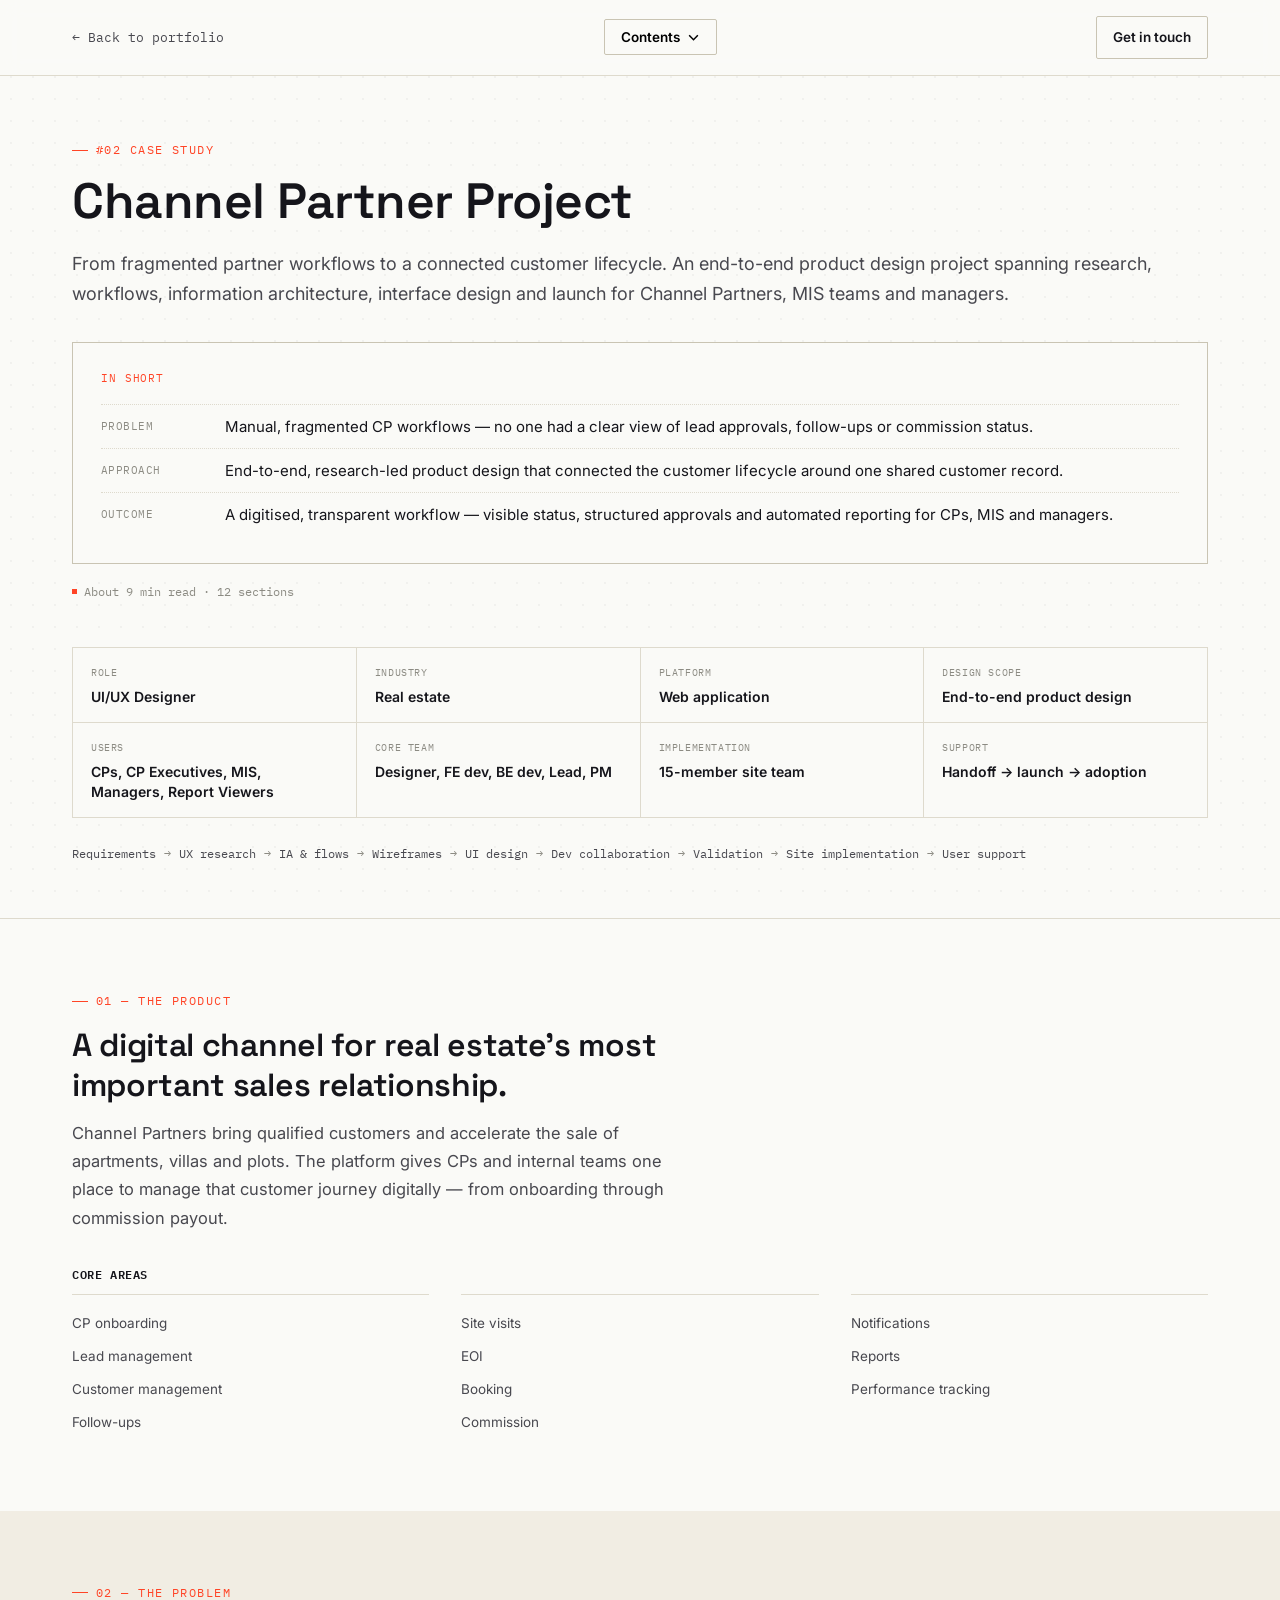
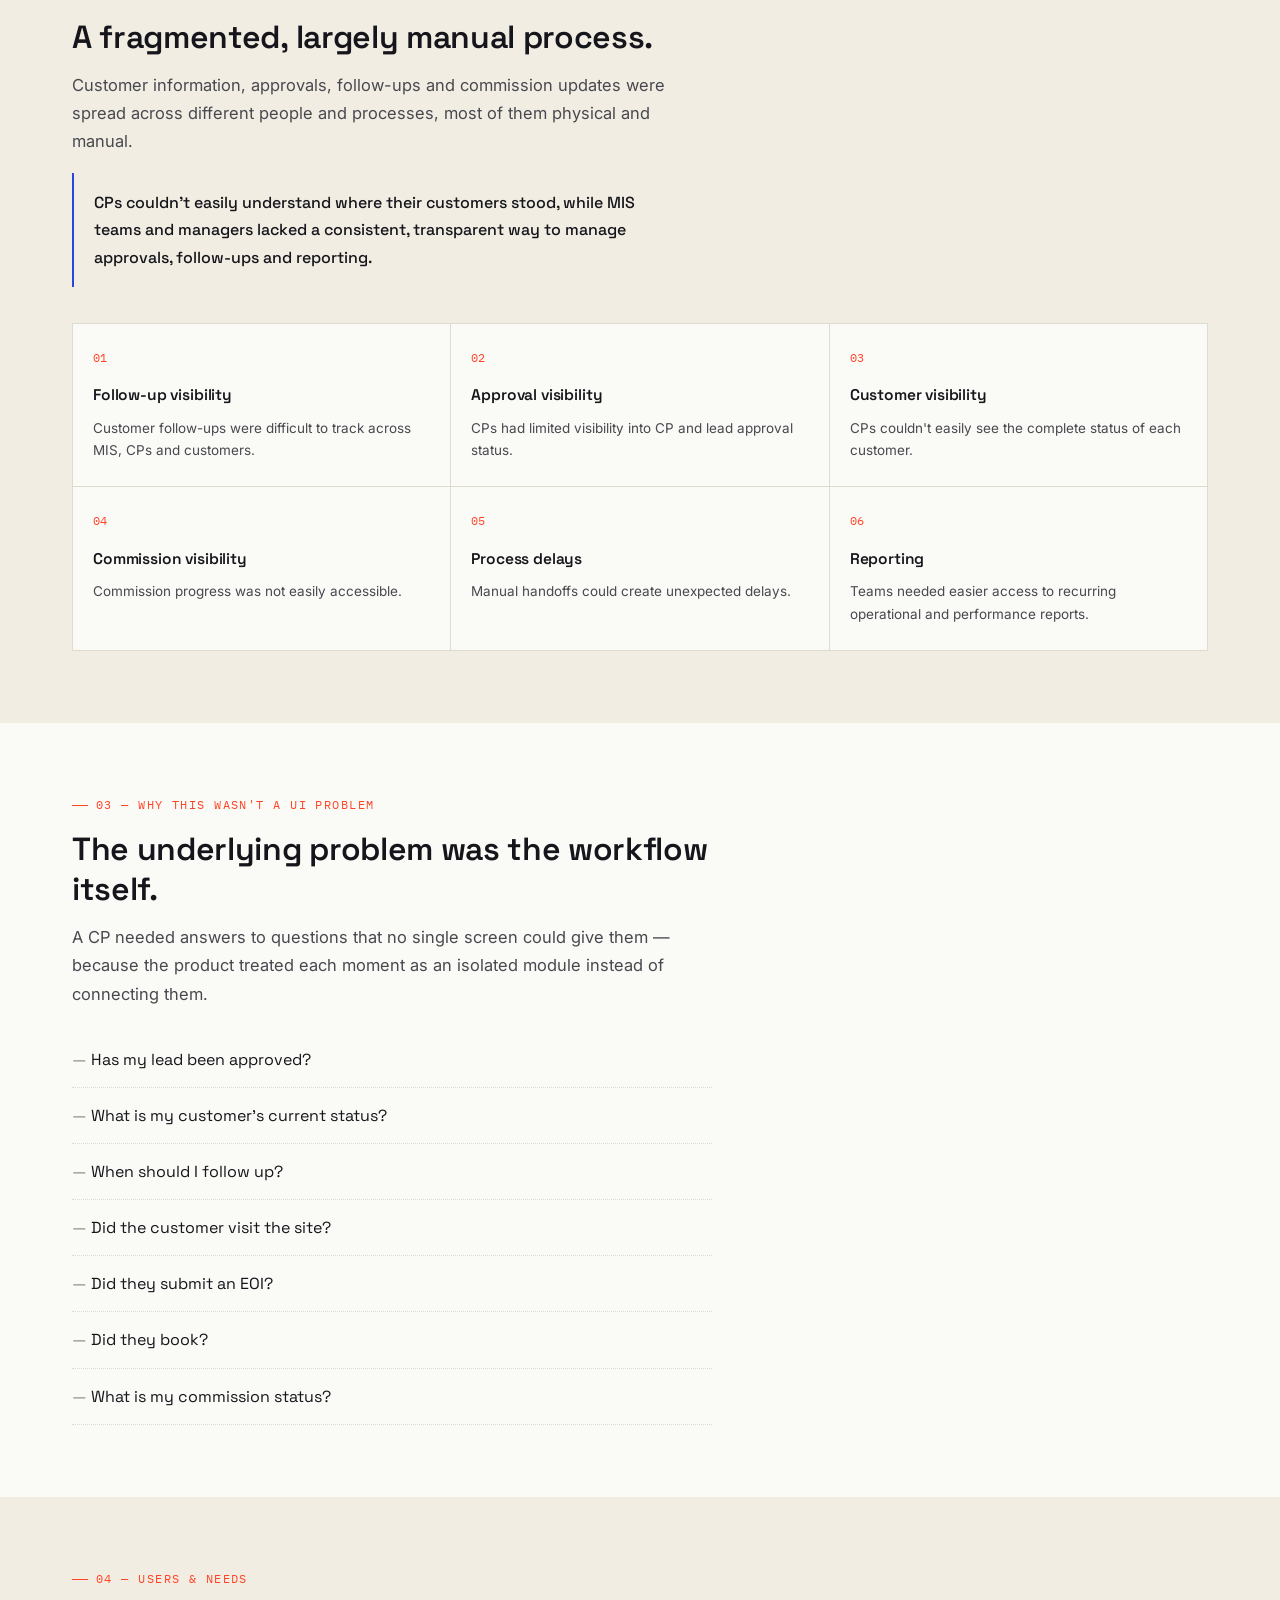
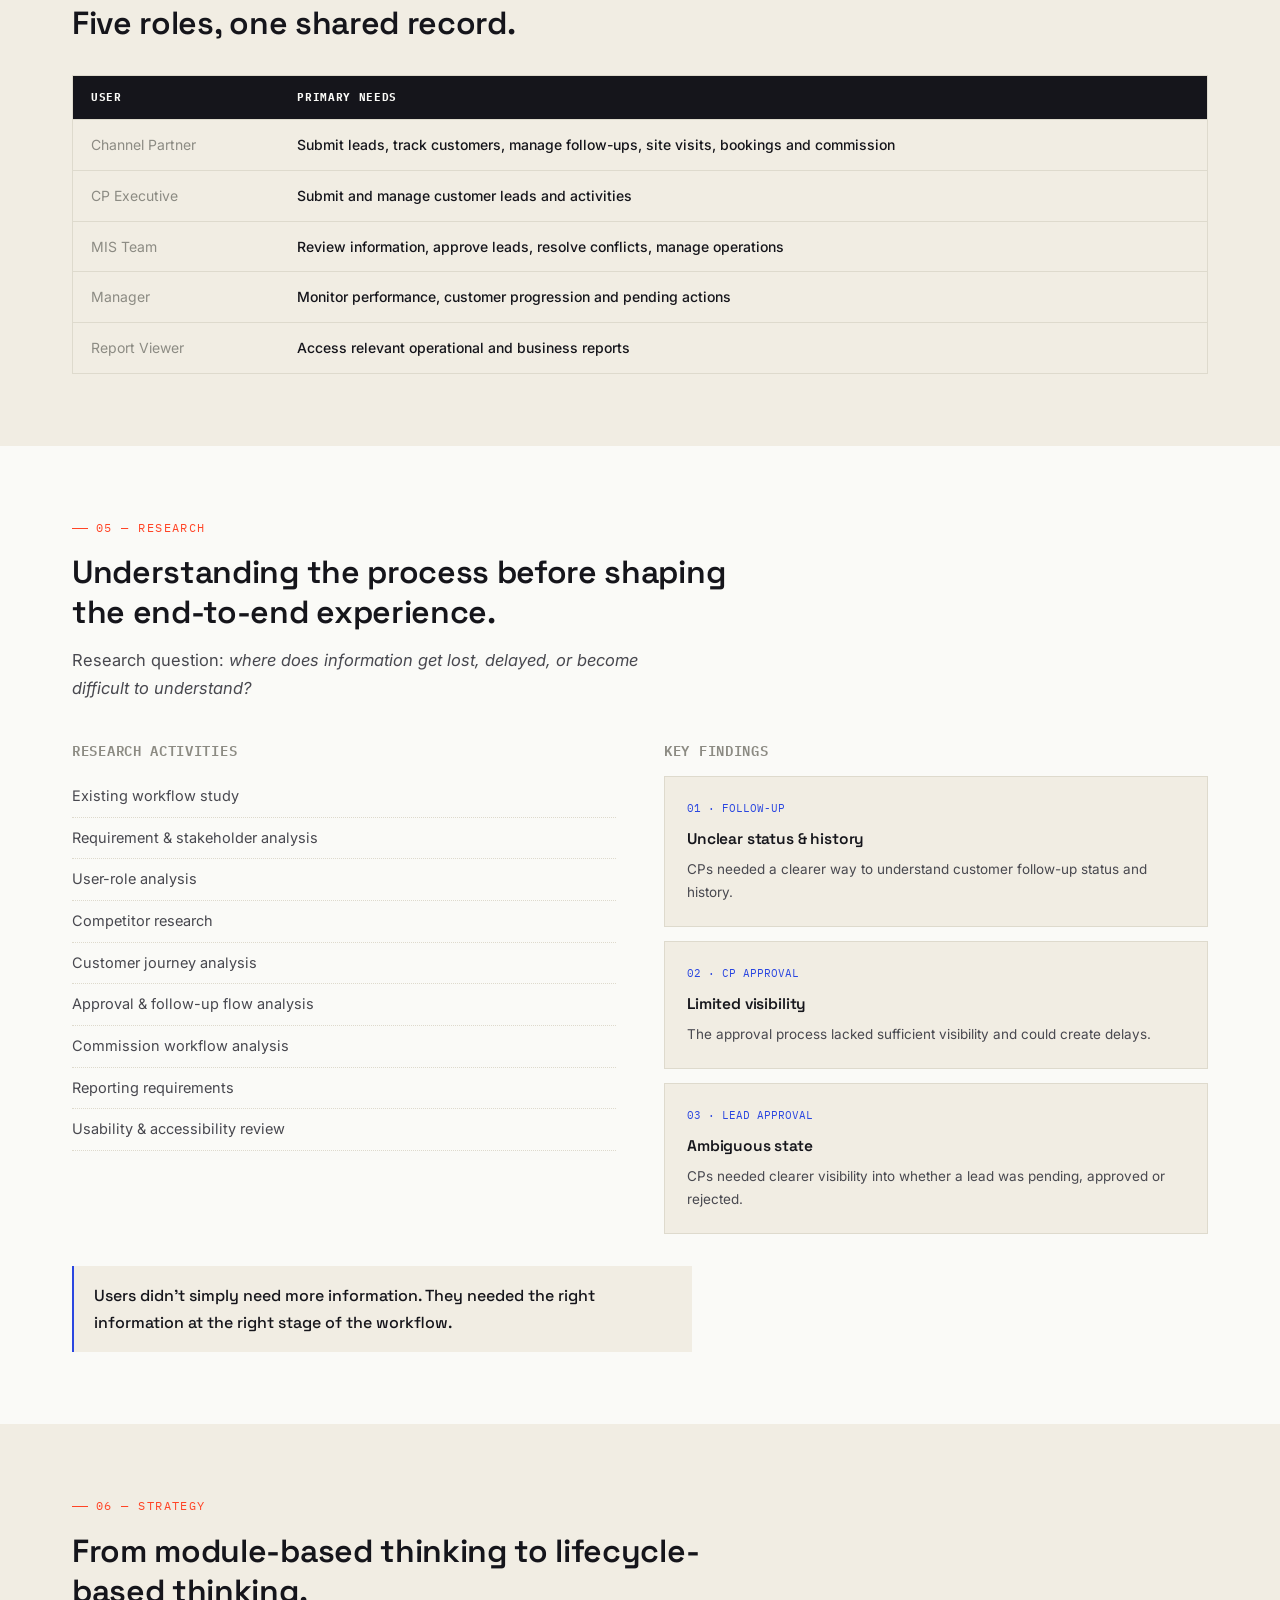
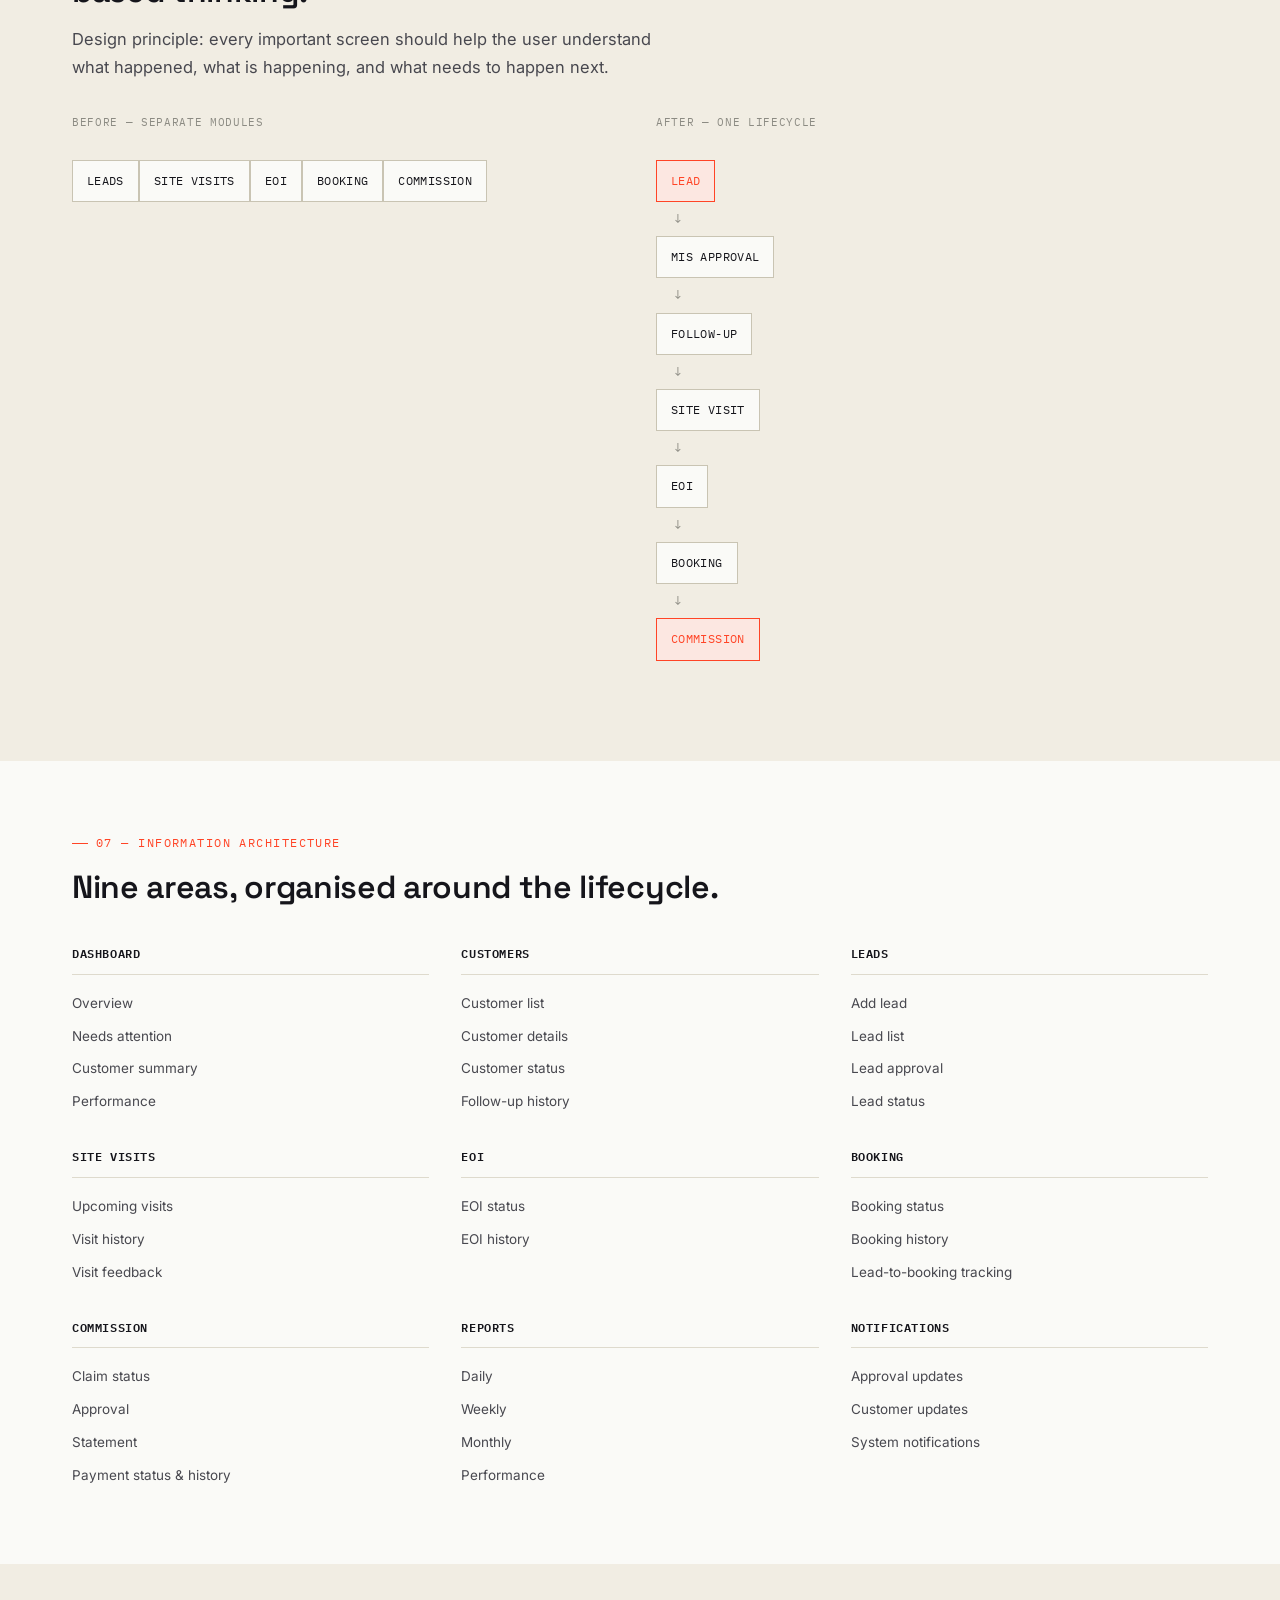
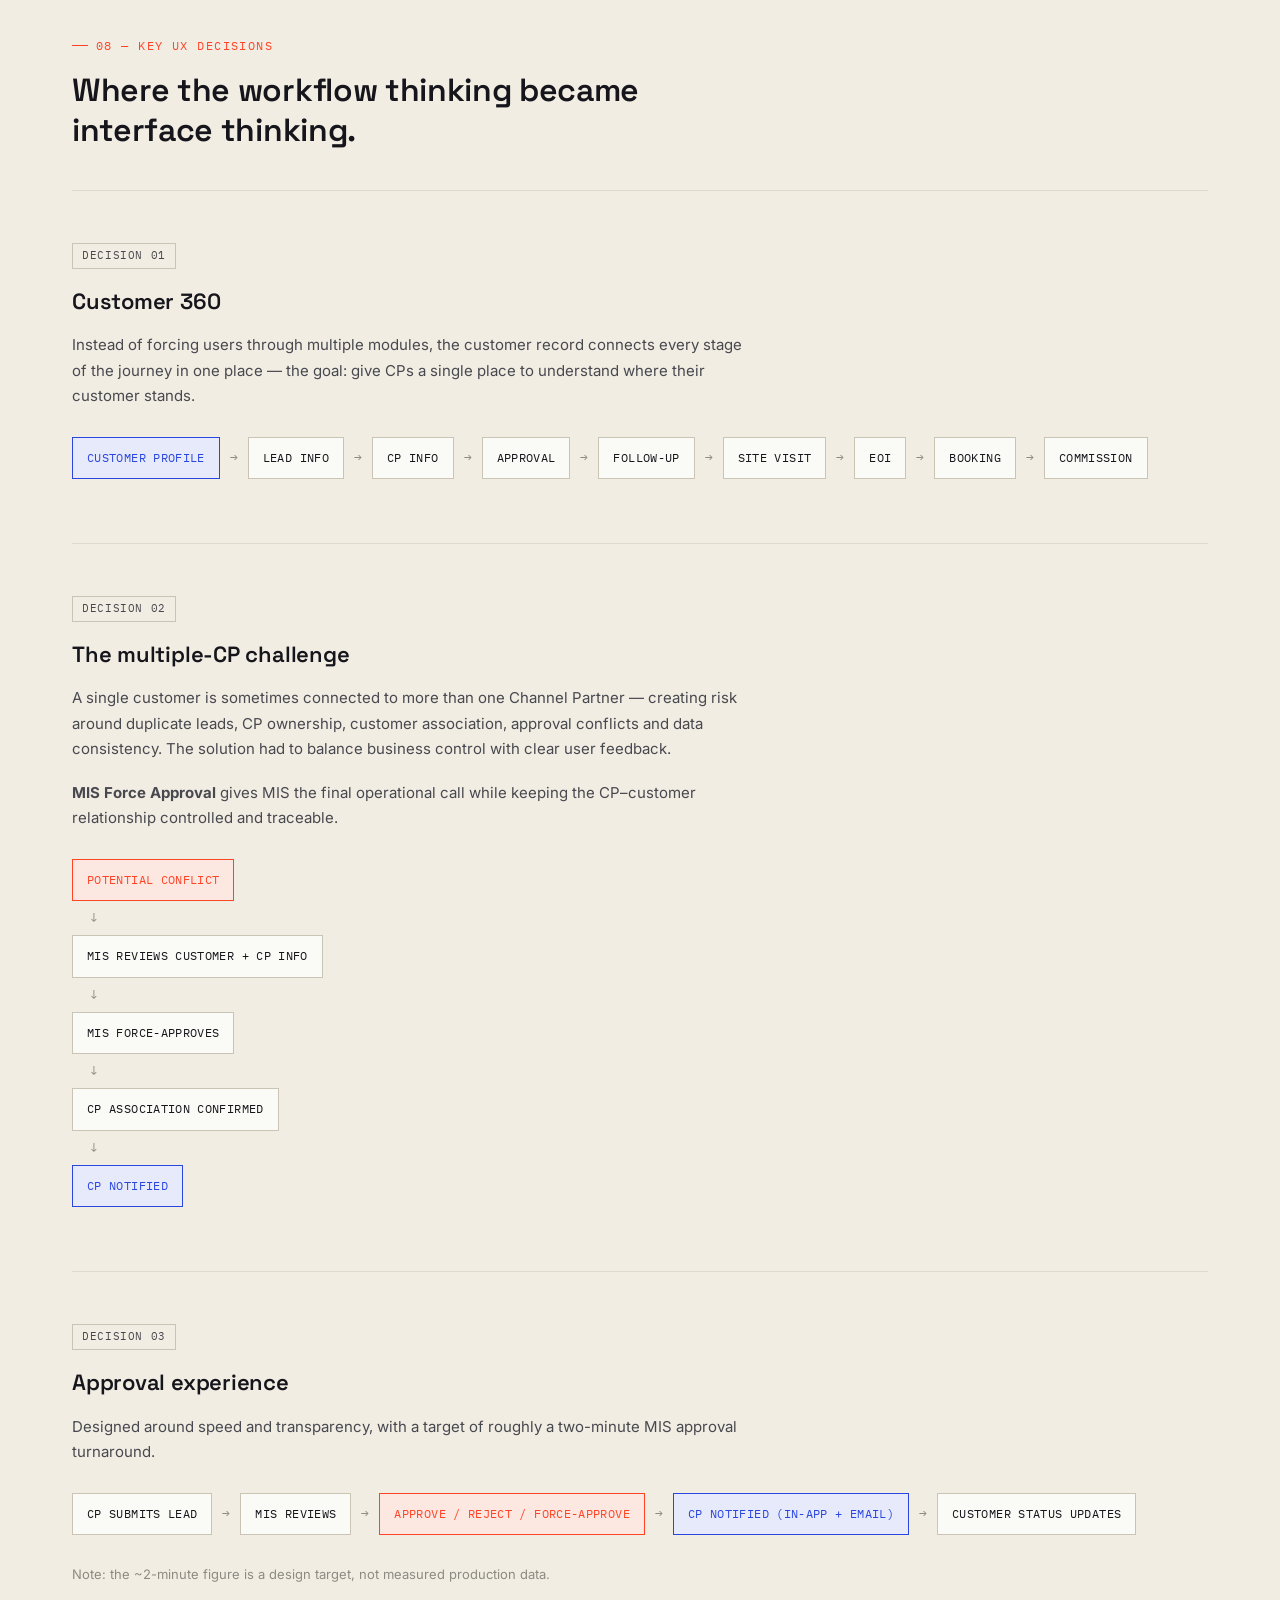
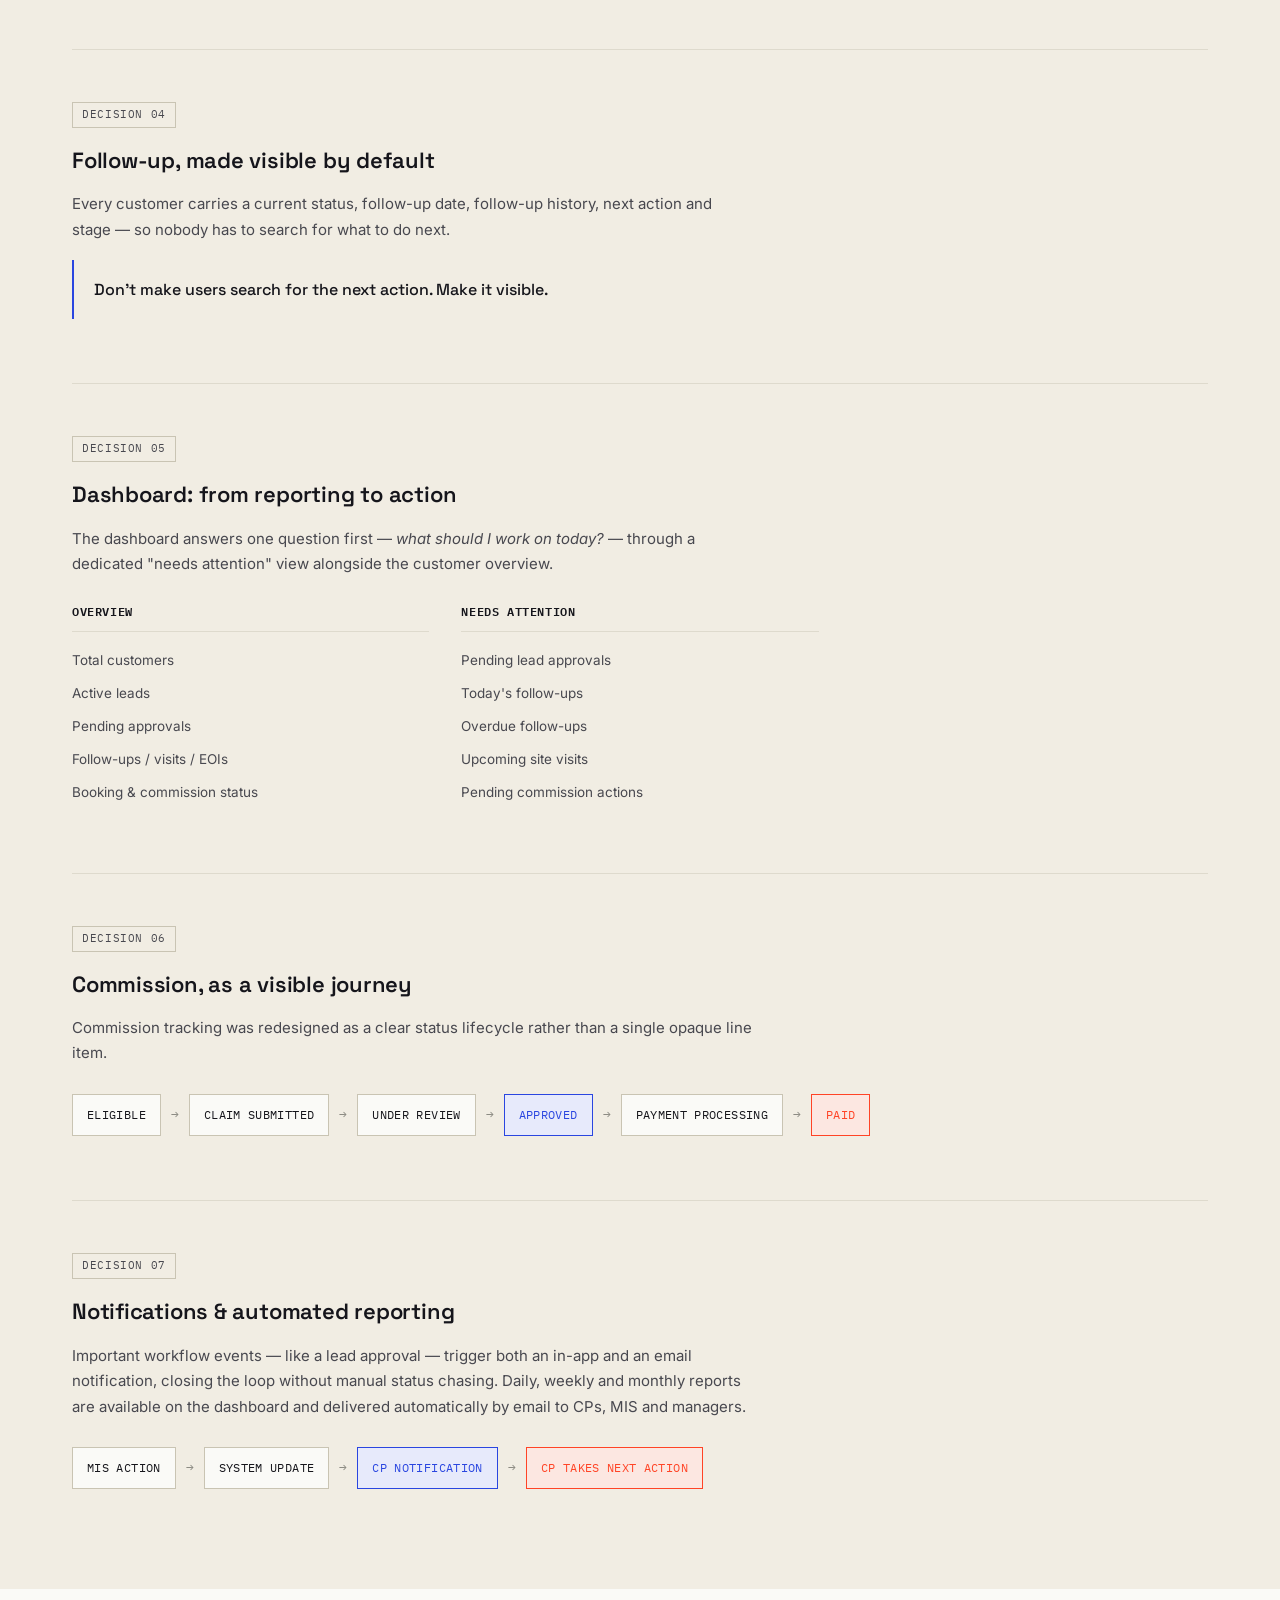
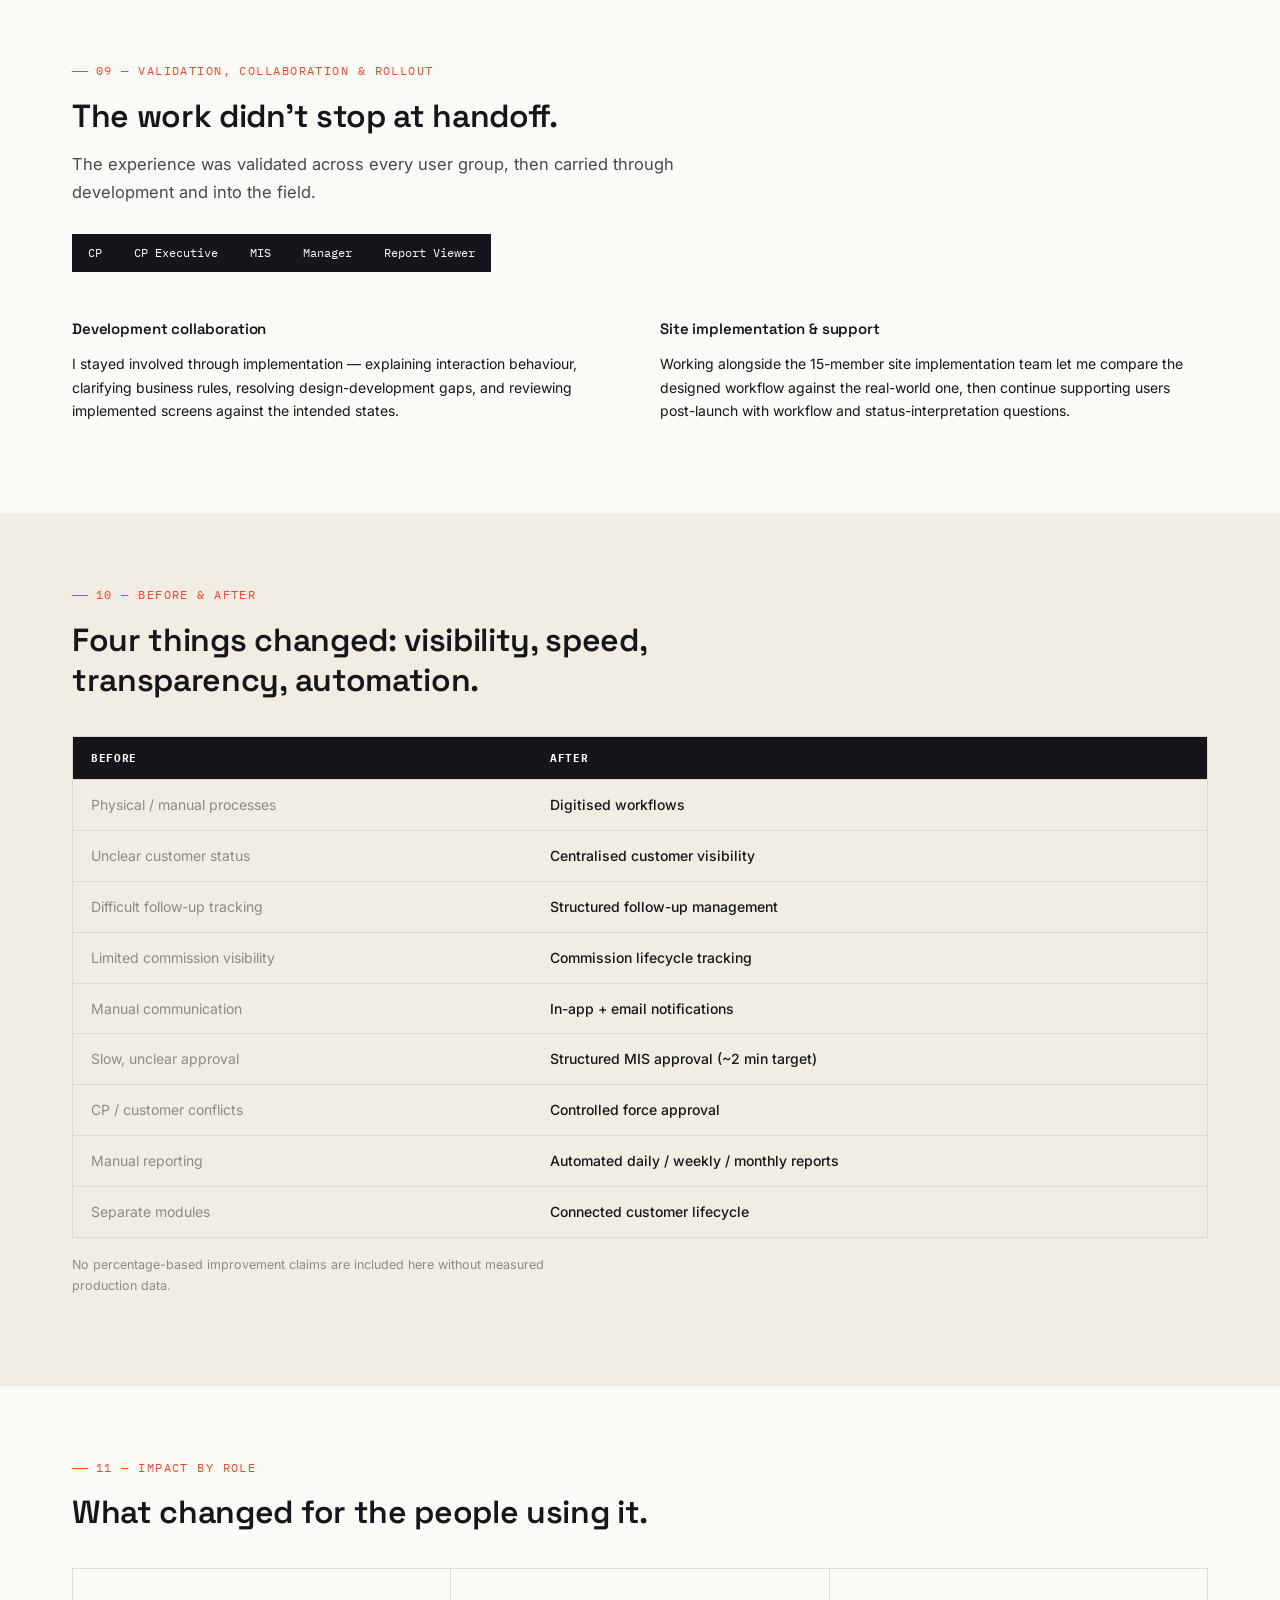
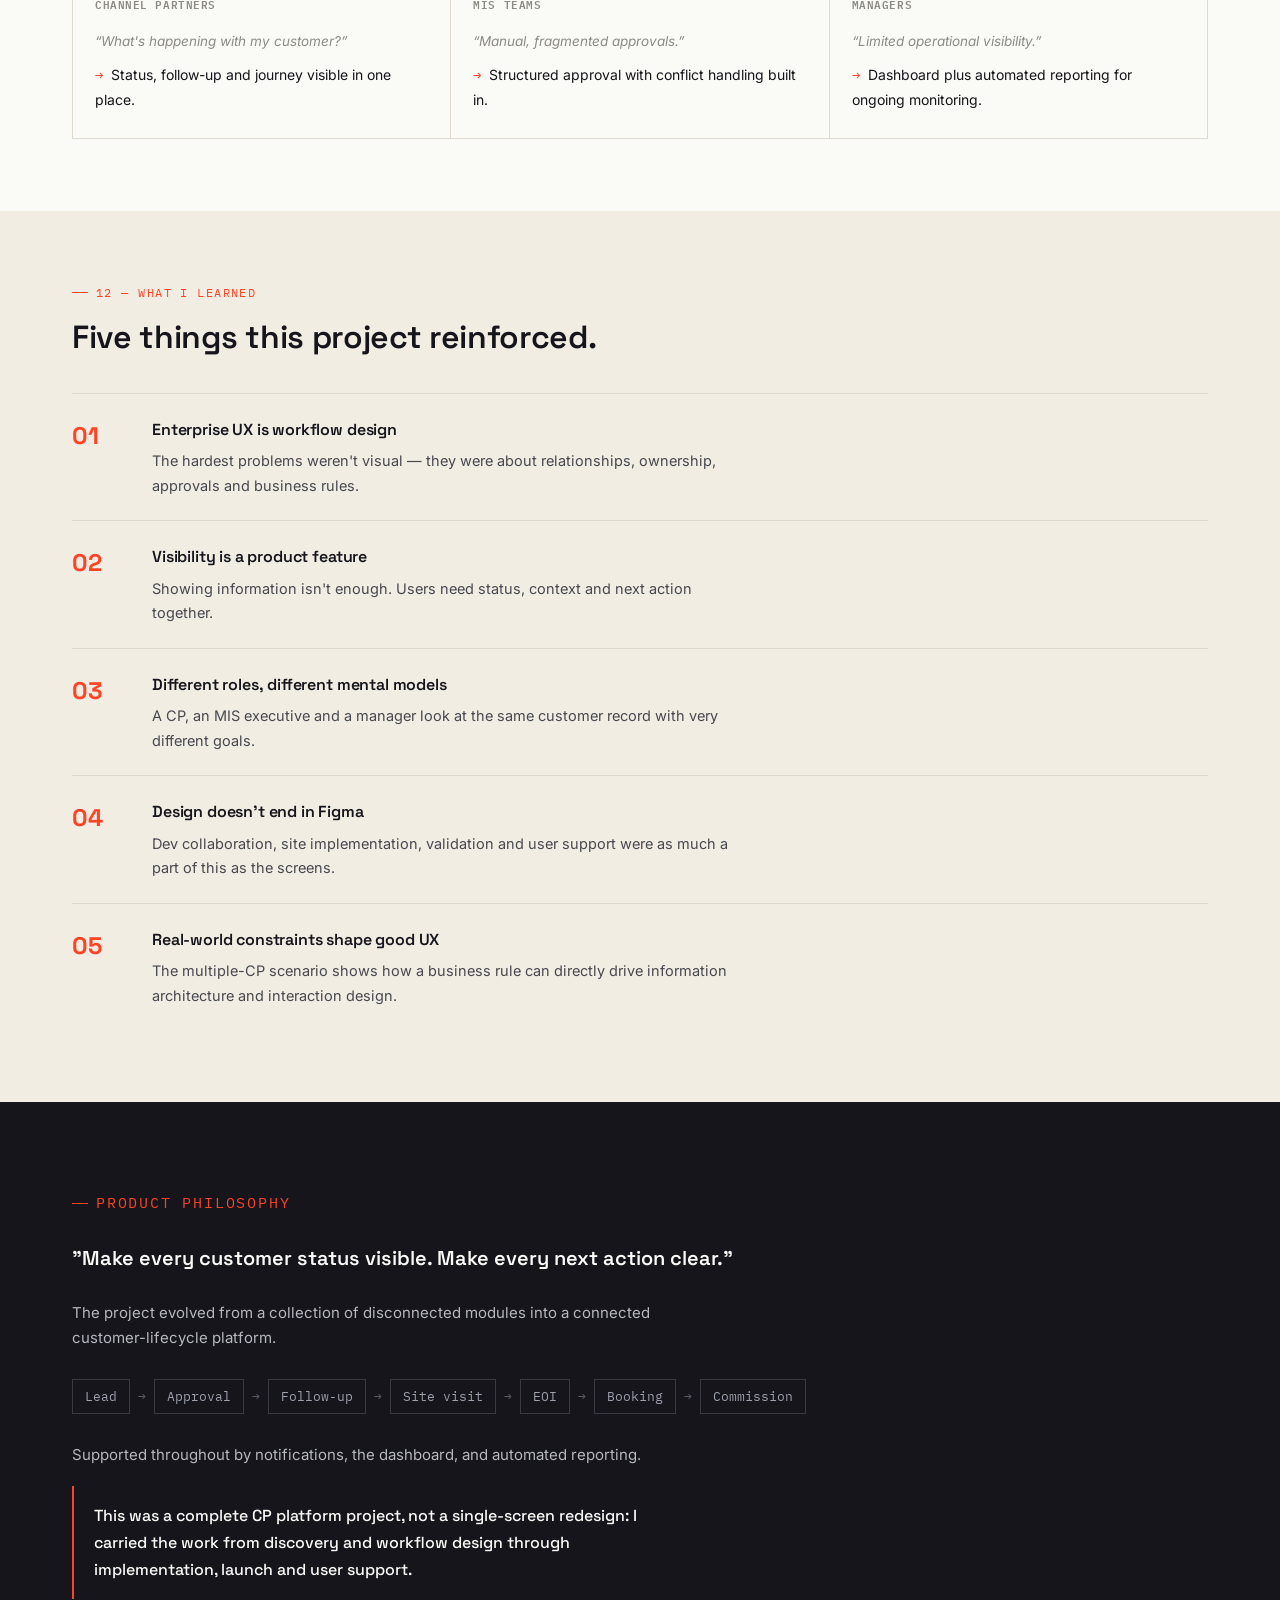
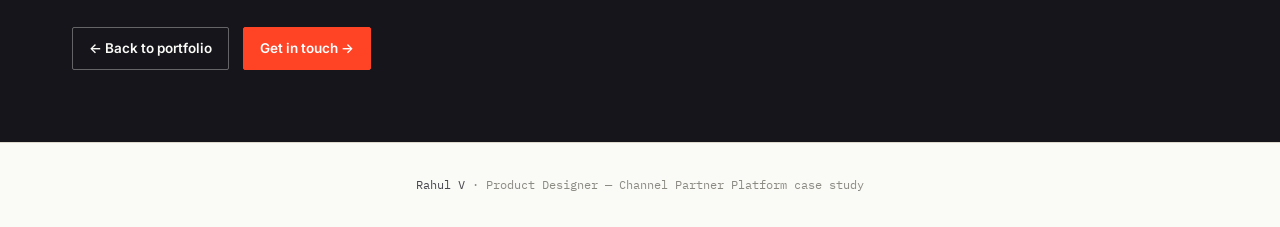
<file: CS2_ChannelPartner/case-study-channel-partner.html>
<!doctype html>
<html lang="en">
<head>
<meta charset="UTF-8">
<meta name="viewport" content="width=device-width, initial-scale=1.0">
<title>Channel Partner Platform — Case Study · Rahul V</title>
<link rel="preconnect" href="https://fonts.googleapis.com">
<link rel="preconnect" href="https://fonts.gstatic.com" crossorigin>
<link href="https://fonts.googleapis.com/css2?family=Space+Grotesk:wght@400;500;600;700&family=Inter:wght@400;500;600&family=IBM+Plex+Mono:wght@400;500&display=swap" rel="stylesheet">
<link rel="stylesheet" href="case-study-channel-partner.css">
</head>
<body>

<div class="progress" id="progressBar"></div>

<header class="nav">
  <div class="nav-inner">
    <a href="../index.html" class="back-link">← Back to portfolio</a>
    <button class="btn toc-toggle" id="tocToggle" aria-expanded="false" aria-controls="tocDropdown">
      Contents
      <svg viewBox="0 0 12 12" fill="none" id="tocChevron"><path d="M2 4l4 4 4-4" stroke="currentColor" stroke-width="1.4"/></svg>
    </button>
    <a href="mailto:rahuluiux010@gmail.com" class="btn">Get in touch</a>
  </div>
  <nav class="toc-dropdown" id="tocDropdown">
    <div class="wrap toc-panel"></div>
  </nav>
</header>

<nav class="toc-fixed">
  <div class="toc-label">On this page</div>
  <div class="toc-panel" id="tocFixedPanel"></div>
</nav>

<a href="#top" class="totop" id="toTop" aria-label="Back to top">↑</a>

<main id="top">

  <!-- ============ HERO ============ -->
  <section class="hero">
    <div class="wrap">
      <p class="eyebrow">#02 Case study </p>
      <h1>Channel Partner Project </h1>
      <p class="dek">From fragmented partner workflows to a connected customer lifecycle. An end-to-end product design project spanning research, workflows, information architecture, interface design and launch for Channel Partners, MIS teams and managers.</p>

      

      <div class="tldr reveal">
        <div class="toc-label">In short </div>
        <div class="tldr-row"><div class="k">Problem</div><div class="v">Manual, fragmented CP workflows — no one had a clear view of lead approvals, follow-ups or commission status.</div></div>
        <div class="tldr-row"><div class="k">Approach</div><div class="v">End-to-end, research-led product design that connected the customer lifecycle around one shared customer record.</div></div>
        <div class="tldr-row"><div class="k">Outcome</div><div class="v">A digitised, transparent workflow — visible status, structured approvals and automated reporting for CPs, MIS and managers.</div></div>
      </div>
      <span class="read-time"><span class="sq"></span>About 9 min read · 12 sections</span>

      <div class="meta-grid reveal">
        <div class="meta-cell"><div class="k">Role</div><div class="v">UI/UX Designer</div></div>
        <div class="meta-cell"><div class="k">Industry</div><div class="v">Real estate</div></div>
        <div class="meta-cell"><div class="k">Platform</div><div class="v">Web application</div></div>
        <div class="meta-cell"><div class="k">Design scope</div><div class="v">End-to-end product design</div></div>
        <div class="meta-cell"><div class="k">Users</div><div class="v">CPs, CP Executives, MIS, Managers, Report Viewers</div></div>
        <div class="meta-cell"><div class="k">Core team</div><div class="v">Designer, FE dev, BE dev, Lead, PM</div></div>
        <div class="meta-cell"><div class="k">Implementation</div><div class="v">15-member site team</div></div>
        <div class="meta-cell"><div class="k">Support</div><div class="v">Handoff → launch → adoption</div></div>
      </div>

      <div class="scope-strip reveal">
        <span class="step">Requirements</span><span class="arrow">→</span>
        <span class="step">UX research</span><span class="arrow">→</span>
        <span class="step">IA &amp; flows</span><span class="arrow">→</span>
        <span class="step">Wireframes</span><span class="arrow">→</span>
        <span class="step">UI design</span><span class="arrow">→</span>
        <span class="step">Dev collaboration</span><span class="arrow">→</span>
        <span class="step">Validation</span><span class="arrow">→</span>
        <span class="step">Site implementation</span><span class="arrow">→</span>
        <span class="step">User support</span>
      </div>
    </div>
  </section>

  <hr class="rule">

  <!-- ============ THE PRODUCT ============ -->
  <section id="product" data-toc="The product">
    <div class="wrap reveal">
      <p class="eyebrow">01 — The product</p>
      <h2 class="h-sec">A digital channel for real estate's most important sales relationship.</h2>
      <p class="sec-sub">Channel Partners bring qualified customers and accelerate the sale of apartments, villas and plots. The platform gives CPs and internal teams one place to manage that customer journey digitally — from onboarding through commission payout.</p>
      <div class="ia-grid" style="margin-top:32px;">
        <div class="ia-col">
          <h4>Core areas</h4>
          <ul><li>CP onboarding</li><li>Lead management</li><li>Customer management</li><li>Follow-ups</li></ul>
        </div>
        <div class="ia-col">
          <h4>&nbsp;</h4>
          <ul><li>Site visits</li><li>EOI</li><li>Booking</li><li>Commission</li></ul>
        </div>
        <div class="ia-col">
          <h4>&nbsp;</h4>
          <ul><li>Notifications</li><li>Reports</li><li>Performance tracking</li></ul>
        </div>
      </div>
    </div>
  </section>

  <!-- ============ PROBLEM ============ -->
  <section id="problem" data-toc="The problem" style="background:var(--paper-alt);">
    <div class="wrap reveal">
      <p class="eyebrow">02 — The problem</p>
      <h2 class="h-sec">A fragmented, largely manual process.</h2>
      <p class="sec-sub">Customer information, approvals, follow-ups and commission updates were spread across different people and processes, most of them physical and manual.</p>
      <div class="callout-quote">CPs couldn't easily understand where their customers stood, while MIS teams and managers lacked a consistent, transparent way to manage approvals, follow-ups and reporting.</div>

      <div class="problem-grid">
        <div class="problem-cell"><div class="idx">01</div><h4>Follow-up visibility</h4><p>Customer follow-ups were difficult to track across MIS, CPs and customers.</p></div>
        <div class="problem-cell"><div class="idx">02</div><h4>Approval visibility</h4><p>CPs had limited visibility into CP and lead approval status.</p></div>
        <div class="problem-cell"><div class="idx">03</div><h4>Customer visibility</h4><p>CPs couldn't easily see the complete status of each customer.</p></div>
        <div class="problem-cell"><div class="idx">04</div><h4>Commission visibility</h4><p>Commission progress was not easily accessible.</p></div>
        <div class="problem-cell"><div class="idx">05</div><h4>Process delays</h4><p>Manual handoffs could create unexpected delays.</p></div>
        <div class="problem-cell"><div class="idx">06</div><h4>Reporting</h4><p>Teams needed easier access to recurring operational and performance reports.</p></div>
      </div>
    </div>
  </section>

  <!-- ============ MORE THAN UI ============ -->
  <section id="beyond-ui" data-toc="Beyond UI">
    <div class="wrap reveal">
      <p class="eyebrow">03 — Why this wasn't a UI problem</p>
      <h2 class="h-sec">The underlying problem was the workflow itself.</h2>
      <p class="sec-sub">A CP needed answers to questions that no single screen could give them — because the product treated each moment as an isolated module instead of connecting them.</p>
      <div class="q-list">
        <div>Has my lead been approved?</div>
        <div>What is my customer's current status?</div>
        <div>When should I follow up?</div>
        <div>Did the customer visit the site?</div>
        <div>Did they submit an EOI?</div>
        <div>Did they book?</div>
        <div>What is my commission status?</div>
      </div>
    </div>
  </section>

  <!-- ============ USERS ============ -->
  <section id="users" data-toc="Users &amp; needs" style="background:var(--paper-alt);">
    <div class="wrap reveal">
      <p class="eyebrow">04 — Users &amp; needs</p>
      <h2 class="h-sec">Five roles, one shared record.</h2>
      <table class="ba-table" style="margin-top:32px;">
        <tr><th>User</th><th>Primary needs</th></tr>
        <tr><td>Channel Partner</td><td>Submit leads, track customers, manage follow-ups, site visits, bookings and commission</td></tr>
        <tr><td>CP Executive</td><td>Submit and manage customer leads and activities</td></tr>
        <tr><td>MIS Team</td><td>Review information, approve leads, resolve conflicts, manage operations</td></tr>
        <tr><td>Manager</td><td>Monitor performance, customer progression and pending actions</td></tr>
        <tr><td>Report Viewer</td><td>Access relevant operational and business reports</td></tr>
      </table>
    </div>
  </section>

  <!-- ============ RESEARCH ============ -->
  <section id="research" data-toc="Research">
    <div class="wrap reveal">
      <p class="eyebrow">05 — Research</p>
      <h2 class="h-sec">Understanding the process before shaping the end-to-end experience.</h2>
      <p class="sec-sub">Research question: <em>where does information get lost, delayed, or become difficult to understand?</em></p>

      <div class="research-cols">
        <div>
          <h4 style="font-size:14px; font-family:var(--mono); text-transform:uppercase; letter-spacing:.05em; color:var(--ink-faint); margin-bottom:14px;">Research activities</h4>
          <ul>
            <li>Existing workflow study</li>
            <li>Requirement &amp; stakeholder analysis</li>
            <li>User-role analysis</li>
            <li>Competitor research</li>
            <li>Customer journey analysis</li>
            <li>Approval &amp; follow-up flow analysis</li>
            <li>Commission workflow analysis</li>
            <li>Reporting requirements</li>
            <li>Usability &amp; accessibility review</li>
          </ul>
        </div>
        <div>
          <h4 style="font-size:14px; font-family:var(--mono); text-transform:uppercase; letter-spacing:.05em; color:var(--ink-faint); margin-bottom:14px;">Key findings</h4>
          <div class="finding-card"><div class="n">01 · Follow-up</div><h4>Unclear status &amp; history</h4><p>CPs needed a clearer way to understand customer follow-up status and history.</p></div>
          <div class="finding-card"><div class="n">02 · CP approval</div><h4>Limited visibility</h4><p>The approval process lacked sufficient visibility and could create delays.</p></div>
          <div class="finding-card"><div class="n">03 · Lead approval</div><h4>Ambiguous state</h4><p>CPs needed clearer visibility into whether a lead was pending, approved or rejected.</p></div>
        </div>
      </div>
      <div class="callout-quote">Users didn't simply need more information. They needed the right information at the right stage of the workflow.</div>
    </div>
  </section>

  <!-- ============ STRATEGY ============ -->
  <section id="strategy" data-toc="Strategy" style="background:var(--paper-alt);">
    <div class="wrap reveal">
      <p class="eyebrow">06 — Strategy</p>
      <h2 class="h-sec">From module-based thinking to lifecycle-based thinking.</h2>
      <p class="sec-sub">Design principle: every important screen should help the user understand what happened, what is happening, and what needs to happen next.</p>

      <div class="flow-compare">
        <div>
          <div class="label">Before — separate modules</div>
          <div class="flow">
            <span class="flow-step">Leads</span><span class="flow-step">Site visits</span><span class="flow-step">EOI</span><span class="flow-step">Booking</span><span class="flow-step">Commission</span>
          </div>
        </div>
        <div>
          <div class="label">After — one lifecycle</div>
          <div class="flow-vert">
            <span class="flow-step hi">Lead</span><span class="flow-arrow">↓</span>
            <span class="flow-step">MIS approval</span><span class="flow-arrow">↓</span>
            <span class="flow-step">Follow-up</span><span class="flow-arrow">↓</span>
            <span class="flow-step">Site visit</span><span class="flow-arrow">↓</span>
            <span class="flow-step">EOI</span><span class="flow-arrow">↓</span>
            <span class="flow-step">Booking</span><span class="flow-arrow">↓</span>
            <span class="flow-step hi">Commission</span>
          </div>
        </div>
      </div>
    </div>
  </section>

  <!-- ============ IA ============ -->
  <section id="architecture" data-toc="Architecture">
    <div class="wrap reveal">
      <p class="eyebrow">07 — Information architecture</p>
      <h2 class="h-sec">Nine areas, organised around the lifecycle.</h2>
      <div class="ia-grid">
        <div class="ia-col"><h4>Dashboard</h4><ul><li>Overview</li><li>Needs attention</li><li>Customer summary</li><li>Performance</li></ul></div>
        <div class="ia-col"><h4>Customers</h4><ul><li>Customer list</li><li>Customer details</li><li>Customer status</li><li>Follow-up history</li></ul></div>
        <div class="ia-col"><h4>Leads</h4><ul><li>Add lead</li><li>Lead list</li><li>Lead approval</li><li>Lead status</li></ul></div>
        <div class="ia-col"><h4>Site visits</h4><ul><li>Upcoming visits</li><li>Visit history</li><li>Visit feedback</li></ul></div>
        <div class="ia-col"><h4>EOI</h4><ul><li>EOI status</li><li>EOI history</li></ul></div>
        <div class="ia-col"><h4>Booking</h4><ul><li>Booking status</li><li>Booking history</li><li>Lead-to-booking tracking</li></ul></div>
        <div class="ia-col"><h4>Commission</h4><ul><li>Claim status</li><li>Approval</li><li>Statement</li><li>Payment status &amp; history</li></ul></div>
        <div class="ia-col"><h4>Reports</h4><ul><li>Daily</li><li>Weekly</li><li>Monthly</li><li>Performance</li></ul></div>
        <div class="ia-col"><h4>Notifications</h4><ul><li>Approval updates</li><li>Customer updates</li><li>System notifications</li></ul></div>
      </div>
    </div>
  </section>

  <!-- ============ KEY DECISIONS ============ -->
  <section id="decisions" data-toc="Key decisions" style="background:var(--paper-alt);">
    <div class="wrap reveal">
      <p class="eyebrow">08 — Key UX decisions</p>
      <h2 class="h-sec">Where the workflow thinking became interface thinking.</h2>

      <div class="decision">
        <span class="tag">Decision 01</span>
        <h3>Customer 360</h3>
        <p>Instead of forcing users through multiple modules, the customer record connects every stage of the journey in one place — the goal: give CPs a single place to understand where their customer stands.</p>
        <div class="flow">
          <span class="flow-step blue">Customer profile</span><span class="flow-arrow">→</span>
          <span class="flow-step">Lead info</span><span class="flow-arrow">→</span>
          <span class="flow-step">CP info</span><span class="flow-arrow">→</span>
          <span class="flow-step">Approval</span><span class="flow-arrow">→</span>
          <span class="flow-step">Follow-up</span><span class="flow-arrow">→</span>
          <span class="flow-step">Site visit</span><span class="flow-arrow">→</span>
          <span class="flow-step">EOI</span><span class="flow-arrow">→</span>
          <span class="flow-step">Booking</span><span class="flow-arrow">→</span>
          <span class="flow-step">Commission</span>
        </div>
      </div>

      <div class="decision">
        <span class="tag">Decision 02</span>
        <h3>The multiple-CP challenge</h3>
        <p>A single customer is sometimes connected to more than one Channel Partner — creating risk around duplicate leads, CP ownership, customer association, approval conflicts and data consistency. The solution had to balance business control with clear user feedback.</p>
        <p><strong>MIS Force Approval</strong> gives MIS the final operational call while keeping the CP–customer relationship controlled and traceable.</p>
        <div class="flow-vert">
          <span class="flow-step hi">Potential conflict</span><span class="flow-arrow">↓</span>
          <span class="flow-step">MIS reviews customer + CP info</span><span class="flow-arrow">↓</span>
          <span class="flow-step">MIS force-approves</span><span class="flow-arrow">↓</span>
          <span class="flow-step">CP association confirmed</span><span class="flow-arrow">↓</span>
          <span class="flow-step blue">CP notified</span>
        </div>
      </div>

      <div class="decision">
        <span class="tag">Decision 03</span>
        <h3>Approval experience</h3>
        <p>Designed around speed and transparency, with a target of roughly a two-minute MIS approval turnaround.</p>
        <div class="flow">
          <span class="flow-step">CP submits lead</span><span class="flow-arrow">→</span>
          <span class="flow-step">MIS reviews</span><span class="flow-arrow">→</span>
          <span class="flow-step hi">Approve / reject / force-approve</span><span class="flow-arrow">→</span>
          <span class="flow-step blue">CP notified (in-app + email)</span><span class="flow-arrow">→</span>
          <span class="flow-step">Customer status updates</span>
        </div>
        <p style="font-size:13px; color:var(--ink-faint);">Note: the ~2-minute figure is a design target, not measured production data.</p>
      </div>

      <div class="decision">
        <span class="tag">Decision 04</span>
        <h3>Follow-up, made visible by default</h3>
        <p>Every customer carries a current status, follow-up date, follow-up history, next action and stage — so nobody has to search for what to do next.</p>
        <div class="callout-quote">Don't make users search for the next action. Make it visible.</div>
      </div>

      <div class="decision">
        <span class="tag">Decision 05</span>
        <h3>Dashboard: from reporting to action</h3>
        <p>The dashboard answers one question first — <em>what should I work on today?</em> — through a dedicated "needs attention" view alongside the customer overview.</p>
        <div class="ia-grid" style="margin-top:24px;">
          <div class="ia-col"><h4>Overview</h4><ul><li>Total customers</li><li>Active leads</li><li>Pending approvals</li><li>Follow-ups / visits / EOIs</li><li>Booking &amp; commission status</li></ul></div>
          <div class="ia-col"><h4>Needs attention</h4><ul><li>Pending lead approvals</li><li>Today's follow-ups</li><li>Overdue follow-ups</li><li>Upcoming site visits</li><li>Pending commission actions</li></ul></div>
        </div>
      </div>

      <div class="decision">
        <span class="tag">Decision 06</span>
        <h3>Commission, as a visible journey</h3>
        <p>Commission tracking was redesigned as a clear status lifecycle rather than a single opaque line item.</p>
        <div class="flow">
          <span class="flow-step">Eligible</span><span class="flow-arrow">→</span>
          <span class="flow-step">Claim submitted</span><span class="flow-arrow">→</span>
          <span class="flow-step">Under review</span><span class="flow-arrow">→</span>
          <span class="flow-step blue">Approved</span><span class="flow-arrow">→</span>
          <span class="flow-step">Payment processing</span><span class="flow-arrow">→</span>
          <span class="flow-step hi">Paid</span>
        </div>
      </div>

      <div class="decision">
        <span class="tag">Decision 07</span>
        <h3>Notifications &amp; automated reporting</h3>
        <p>Important workflow events — like a lead approval — trigger both an in-app and an email notification, closing the loop without manual status chasing. Daily, weekly and monthly reports are available on the dashboard and delivered automatically by email to CPs, MIS and managers.</p>
        <div class="flow">
          <span class="flow-step">MIS action</span><span class="flow-arrow">→</span>
          <span class="flow-step">System update</span><span class="flow-arrow">→</span>
          <span class="flow-step blue">CP notification</span><span class="flow-arrow">→</span>
          <span class="flow-step hi">CP takes next action</span>
        </div>
      </div>
    </div>
  </section>

  <!-- ============ VALIDATION & COLLAB ============ -->
  <section id="validation" data-toc="Validation &amp; rollout">
    <div class="wrap reveal">
      <p class="eyebrow">09 — Validation, collaboration &amp; rollout</p>
      <h2 class="h-sec">The work didn't stop at handoff.</h2>
      <p class="sec-sub">The experience was validated across every user group, then carried through development and into the field.</p>
      <div class="val-row">
        <span class="val-chip">CP</span><span class="val-chip">CP Executive</span><span class="val-chip">MIS</span><span class="val-chip">Manager</span><span class="val-chip">Report Viewer</span>
      </div>

      <div style="margin-top:44px; display:grid; grid-template-columns:1fr 1fr; gap:40px;">
        <div>
          <h4 style="font-size:15px; margin-bottom:10px;">Development collaboration</h4>
          <p style="font-size:14px;">I stayed involved through implementation — explaining interaction behaviour, clarifying business rules, resolving design-development gaps, and reviewing implemented screens against the intended states.</p>
        </div>
        <div>
          <h4 style="font-size:15px; margin-bottom:10px;">Site implementation &amp; support</h4>
          <p style="font-size:14px;">Working alongside the 15-member site implementation team let me compare the designed workflow against the real-world one, then continue supporting users post-launch with workflow and status-interpretation questions.</p>
        </div>
      </div>
    </div>
  </section>

  <!-- ============ OUTCOMES ============ -->
  <section id="outcomes" data-toc="Before &amp; after" style="background:var(--paper-alt);">
    <div class="wrap reveal">
      <p class="eyebrow">10 — Before &amp; after</p>
      <h2 class="h-sec">Four things changed: visibility, speed, transparency, automation.</h2>
      <table class="ba-table">
        <tr><th>Before</th><th>After</th></tr>
        <tr><td>Physical / manual processes</td><td>Digitised workflows</td></tr>
        <tr><td>Unclear customer status</td><td>Centralised customer visibility</td></tr>
        <tr><td>Difficult follow-up tracking</td><td>Structured follow-up management</td></tr>
        <tr><td>Limited commission visibility</td><td>Commission lifecycle tracking</td></tr>
        <tr><td>Manual communication</td><td>In-app + email notifications</td></tr>
        <tr><td>Slow, unclear approval</td><td>Structured MIS approval (~2 min target)</td></tr>
        <tr><td>CP / customer conflicts</td><td>Controlled force approval</td></tr>
        <tr><td>Manual reporting</td><td>Automated daily / weekly / monthly reports</td></tr>
        <tr><td>Separate modules</td><td>Connected customer lifecycle</td></tr>
      </table>
      <p style="font-size:12.5px; color:var(--ink-faint); margin-top:16px;">No percentage-based improvement claims are included here without measured production data.</p>
    </div>
  </section>

  <!-- ============ IMPACT ============ -->
  <section id="impact" data-toc="Impact by role">
    <div class="wrap reveal">
      <p class="eyebrow">11 — Impact by role</p>
      <h2 class="h-sec">What changed for the people using it.</h2>
      <div class="impact-grid">
        <div class="impact-cell">
          <h4>Channel Partners</h4>
          <div class="before">What's happening with my customer?</div>
          <div class="after">Status, follow-up and journey visible in one place.</div>
        </div>
        <div class="impact-cell">
          <h4>MIS Teams</h4>
          <div class="before">Manual, fragmented approvals.</div>
          <div class="after">Structured approval with conflict handling built in.</div>
        </div>
        <div class="impact-cell">
          <h4>Managers</h4>
          <div class="before">Limited operational visibility.</div>
          <div class="after">Dashboard plus automated reporting for ongoing monitoring.</div>
        </div>
      </div>
    </div>
  </section>

  <!-- ============ LEARNINGS ============ -->
  <section id="learnings" data-toc="What I learned" style="background:var(--paper-alt);">
    <div class="wrap reveal">
      <p class="eyebrow">12 — What I learned</p>
      <h2 class="h-sec">Five things this project reinforced.</h2>
      <div class="learn-list">
        <div class="learn-row"><div class="n">01</div><div><h4>Enterprise UX is workflow design</h4><p>The hardest problems weren't visual — they were about relationships, ownership, approvals and business rules.</p></div></div>
        <div class="learn-row"><div class="n">02</div><div><h4>Visibility is a product feature</h4><p>Showing information isn't enough. Users need status, context and next action together.</p></div></div>
        <div class="learn-row"><div class="n">03</div><div><h4>Different roles, different mental models</h4><p>A CP, an MIS executive and a manager look at the same customer record with very different goals.</p></div></div>
        <div class="learn-row"><div class="n">04</div><div><h4>Design doesn't end in Figma</h4><p>Dev collaboration, site implementation, validation and user support were as much a part of this as the screens.</p></div></div>
        <div class="learn-row" style="border-bottom:none;"><div class="n">05</div><div><h4>Real-world constraints shape good UX</h4><p>The multiple-CP scenario shows how a business rule can directly drive information architecture and interaction design.</p></div></div>
      </div>
    </div>
  </section>

  <!-- ============ CLOSING ============ -->
  <section id="closing" class="closing">
    <div class="wrap reveal">
      <p class="eyebrow">Product philosophy</p>
      <div class="closing-quote">"Make every customer status visible. Make every next action clear."</div>
      <p>The project evolved from a collection of disconnected modules into a connected customer-lifecycle platform.</p>
      <div class="closing-flow">
        <span class="step">Lead</span><span class="arrow">→</span><span class="step">Approval</span><span class="arrow">→</span>
        <span class="step">Follow-up</span><span class="arrow">→</span><span class="step">Site visit</span><span class="arrow">→</span>
        <span class="step">EOI</span><span class="arrow">→</span><span class="step">Booking</span><span class="arrow">→</span><span class="step">Commission</span>
      </div>
      <p style="max-width:680px;">Supported throughout by notifications, the dashboard, and automated reporting.</p>
      <div class="callout-quote" style="background:transparent; border-left-color:var(--signal); color:var(--paper);">This was a complete CP platform project, not a single-screen redesign: I carried the work from discovery and workflow design through implementation, launch and user support.</div>

      <div class="cta-row">
        <a href="../index.html" class="btn btn-outline-light">← Back to portfolio</a>
        <a href="mailto:rahuluiux010@gmail.com" class="btn btn-signal">Get in touch →</a>
      </div>
    </div>
  </section>

</main>

<footer class="foot">
  <a href="../index.html">Rahul V</a> · Product Designer — Channel Partner Platform case study
</footer>

<script src="case-study-channel-partner.js"></script>

</body>
</html>
</file>
<file: style.css>
/* GLOBAL RESET AND THEME TOKENS */
  *, *::before, *::after { box-sizing: border-box; margin: 0; padding: 0; }

  :root {
    --bg: #0a0a0f;
    --surface: #12121a;
    --card: #18181f;
    --border: #222230;
    --accent: #7c5cfc;
    --accent-soft: #a78bfa;
    --accent-glow: rgba(124,92,252,0.18);
    --text: #f0eeff;
    --muted: #8b8aa0;
    --dim: #3d3c55;
    --green: #22d47c;
    --status-orange: #ffad5b;
    --white: #ffffff;
    --font-display: 'Space Grotesk', sans-serif;
    --font-body: 'Plus Jakarta Sans', sans-serif;
    --radius: 14px;
    --radius-sm: 8px;
    --nav-bg: rgba(10,10,15,0.85);
    --shadow: rgba(0,0,0,0.3);
  }

  [data-theme="light"] {
    --bg: #f5f4ff;
    --surface: #eceaff;
    --card: #ffffff;
    --border: #ddd9f7;
    --accent: #7c5cfc;
    --accent-soft: #6d47f0;
    --accent-glow: rgba(124,92,252,0.10);
    --text: #1a1730;
    --muted: #6b6887;
    --dim: #c4bfdf;
    --green: #16a35a;
    --status-orange: #b54708;
    --nav-bg: rgba(245,244,255,0.88);
    --shadow: rgba(124,92,252,0.08);
  }

  /* LIGHT THEME OVERRIDES */
  [data-theme="light"] .dashboard-mock { background: #f0eeff; border-color: var(--border); }
  [data-theme="light"] .dash-card { background: #fff; }
  [data-theme="light"] .dash-chart { background: #fff; }
  [data-theme="light"] .work-thumb.blue { background: linear-gradient(135deg, #d6d0ff 0%, #b8aff7 100%); }
  [data-theme="light"] .work-thumb.teal { background: linear-gradient(135deg, #c8f5e6 0%, #a8ecda 100%); }
  [data-theme="light"] .work-thumb.purple { background: linear-gradient(135deg, #ede0ff 0%, #d9c4ff 100%); }
  [data-theme="light"] .work-thumb.dark { background: linear-gradient(135deg, #e8e5ff 0%, #d5d0f5 100%); }
  [data-theme="light"] .mock-screen { background: rgba(124,92,252,0.08); border-color: rgba(124,92,252,0.15); }
  [data-theme="light"] .mock-bar { background: rgba(100,90,160,0.18); }
  [data-theme="light"] .case-preview { background: #eceaff; }
  [data-theme="light"] nav { box-shadow: 0 1px 24px var(--shadow); }
  [data-theme="light"] .hero-bg-circle { background: radial-gradient(circle, rgba(124,92,252,0.15) 0%, transparent 70%); }
  [data-theme="light"] footer { background: #eceaff; }
  [data-theme="light"] .trust-bar { background: #eceaff; }
  /* GLOBAL ELEMENTS */
  body {
    background: var(--bg); color: var(--text);
    font-family: var(--font-body); line-height: 1.6; overflow-x: hidden;
    transition: background 0.35s ease, color 0.35s ease;
  }
  *, *::before, *::after { transition: background-color 0.35s ease, border-color 0.35s ease, color 0.35s ease; }

  /* NAVIGATION */
  .scroll-progress { position: fixed; top: 84px; bottom: 24px; left: 14px; z-index: 90; width: 4px; border-radius: 8px; background: var(--border); pointer-events: none; }
  .scroll-progress::after { position: absolute; inset: 0; z-index: 1; border-radius: inherit; background: linear-gradient(to bottom, var(--accent-soft), var(--accent)); content: ""; transform: scaleY(var(--scroll-progress, 0)); transform-origin: top; }
  .scroll-progress::before { position: absolute; top: clamp(7px, var(--scroll-marker-y, 0px), calc(100% - 7px)); left: 50%; z-index: 2; width: 14px; height: 14px; border: 3px solid var(--surface); border-radius: 50%; background: var(--accent); box-shadow: 0 0 0 2px var(--accent-glow); content: ""; transform: translate(-50%, -50%); transition: top 0.12s linear; }
  nav {
    position: fixed; top: 0; left: 0; right: 0; z-index: 100;
    display: flex; align-items: center; justify-content: space-between;
    padding: 0 48px; height: 68px;
    background: var(--nav-bg);
    backdrop-filter: blur(16px);
    border-bottom: 1px solid var(--border);
  }
  .nav-logo { font-family: var(--font-display); font-size: 1.25rem; font-weight: 800; color: var(--text); letter-spacing: -0.02em; }
  .nav-links {
    position: absolute; left: 50%; transform: translateX(-50%);
    display: flex; gap: 36px; list-style: none; white-space: nowrap;
  }
  .nav-links a { text-decoration: none; color: var(--muted); font-size: 0.875rem; font-weight: 500; transition: color 0.2s; }
  .nav-links a:hover { color: var(--text); }
  .nav-links a.active { color: var(--text); }
  .nav-cta { display: flex; align-items: center; gap: 12px; }
  .btn-talk {
    background: var(--accent); color: #fff; border: none; padding: 9px 20px; border-radius: 10px;
    font-size: 0.875rem; font-weight: 600; cursor: pointer; text-decoration: none; transition: opacity 0.2s;
  }
  .nav-cta .btn-talk, .nav-cta .btn-talk:hover { color: #fff; }
  .btn-talk:hover { opacity: 0.85; }
  .theme-btn {
    width: 36px; height: 36px; border-radius: 50%; border: 1px solid var(--border);
    background: var(--surface); color: var(--muted); cursor: pointer; font-size: 0.95rem;
    display: flex; align-items: center; justify-content: center; transition: border-color 0.2s;
  }
  .theme-btn:hover { border-color: var(--accent); }

  /* HERO SECTION */
  .hero { min-height: 100vh; display: flex; align-items: center; padding: 0 48px; padding-top: 68px; position: relative; overflow: hidden; }
  .hero-bg-circle { position: absolute; right: 120px; top: 50%; transform: translateY(-50%); width: 520px; height: 520px; border-radius: 50%; background: radial-gradient(circle, rgba(124,92,252,0.22) 0%, transparent 70%); pointer-events: none; }
  .hero-content { max-width: 900px; z-index: 2; }
  .hero-image { position: absolute; right: 40px; top: 50%; transform: translateY(calc(-50% + 34px)); width: min(50vw, 620px); height: 800px; z-index: 1; border-radius: var(--radius); overflow: hidden; }
  .hero-image img { width: 100%; height: 100%; display: block; object-fit: contain; object-position: center center; }
  .hero-eyebrow { display: inline-flex; align-items: center; gap: 8px; font-size: 1.125rem; font-weight: 600; color: var(--accent-soft); text-transform: uppercase; letter-spacing: 0.12em; margin-bottom: 20px; }
  .hero-eyebrow::before { content: ''; width: 20px; height: 2px; background: var(--accent); border-radius: 2px; }
  .hero-h1 { font-family: var(--font-display); font-size: clamp(2.3rem, 4vw, 3.4rem); font-weight: 800; line-height: 1.05; letter-spacing: -0.03em; color: var(--text); margin-bottom: 20px; }
  .hero-h1 .hero-lead { color: var(--text); white-space: nowrap; }
  .hero-h1 .hero-highlight { color: var(--accent-soft); }
  .motion-ready .hero-h1[data-reveal].is-visible .hero-lead { animation: hero-title-enter 0.75s cubic-bezier(0.2, 0.7, 0.2, 1) 80ms both; }
  .motion-ready .hero-h1[data-reveal].is-visible .hero-highlight { animation: hero-title-enter 0.75s cubic-bezier(0.2, 0.7, 0.2, 1) 240ms both; }
  @keyframes hero-title-enter { from { opacity: 0; filter: blur(6px); transform: translateY(0.38em); } to { opacity: 1; filter: blur(0); transform: translateY(0); } }
  .hero-desc { font-size: 1.05rem; color: var(--muted); max-width: 800px; margin-bottom: 36px; line-height: 1.75; }
  .hero-actions { display: flex; gap: 14px; flex-wrap: wrap; margin-bottom: 44px; }
  .btn-primary { background: var(--accent); color: #fff; padding: 14px 28px; border-radius: 40px; font-size: 0.9rem; font-weight: 600; text-decoration: none; display: inline-flex; align-items: center; gap: 8px; transition: transform 0.2s, box-shadow 0.2s; box-shadow: 0 0 24px rgba(124,92,252,0.3); }
  .btn-primary:hover { transform: translateY(-2px); box-shadow: 0 4px 32px rgba(124,92,252,0.45); }
  .btn-secondary { background: transparent; color: var(--accent-soft); padding: 14px 28px; border-radius: 40px; font-size: 0.9rem; font-weight: 600; text-decoration: none; border: 1px solid var(--accent-soft); display: inline-flex; align-items: center; gap: 8px; transition: border-color 0.2s, background 0.2s, color 0.2s, box-shadow 0.2s; box-shadow: inset 0 0 0 1px rgba(167,139,250,0.15); }
  .btn-secondary:hover { border-color: var(--accent); background: rgba(124,92,252,0.12); color: #fff; box-shadow: 0 8px 20px rgba(124,92,252,0.25); }
  .hero-download:hover { background:#7c5cfc; border-color: #7c5cfc; color: #fff; }
  .btn-secondary:active { background: var(--accent); color: #fff; border-color: rgba(255,255,255,0.95); }
  .hero-meta { display: flex; gap: 24px; flex-wrap: wrap; }
  .hero-meta-item { display: flex; align-items: center; gap: 6px; font-size: 0.82rem; color: var(--muted); }
  .hero-meta-item .dot { width: 7px; height: 7px; border-radius: 50%; background: var(--green); }
  .hero-stats { position: absolute; right: 48px; bottom: 80px; display: flex; flex-direction: column; gap: 14px; z-index: 2; align-items: flex-end; }
  .hero-stat-card { background: var(--card); border: 1px solid var(--border); border-radius: var(--radius-sm); padding: 14px 20px; text-align: center; min-width: 130px; width: 140px; height: 84px; backdrop-filter: blur(8px); display: flex; flex-direction: column; align-items: center; justify-content: center; }
  .hero-stat-card .num { font-family: var(--font-display); font-size: 1.8rem; font-weight: 800; color: var(--text); }
  .hero-stat-card .label { font-size: 0.72rem; color: var(--muted); margin-top: 2px; }
  .cta-terrirory, .cta-terrirory2 { display: inline-flex; align-items: center; justify-content: center; min-height: 48px; padding: 11px 22px; border: 1px solid #fff; border-radius: 40px; font-size: 0.84rem; font-weight: 600; text-align: center; text-decoration: none; white-space: nowrap; cursor: pointer; transition: background-color 0.2s, color 0.2s, transform 0.2s; }
  .cta-terrirory { background: #fff; color: var(--accent); }
  .cta-terrirory2 { background: rgba(255,255,255,0.12); color: #fff; }
  .cta-terrirory:hover, .cta-terrirory2:hover { transform: translateY(-2px); }
  #featured { display: none; }

  /* EXPERIENCE SUMMARY */
  .trust-bar { background: var(--surface); border-top: 1px solid var(--border); border-bottom: 1px solid var(--border); padding: 32px 48px; display: grid; grid-template-columns: minmax(220px, 1fr) minmax(0, 2fr); align-items: center; gap: 32px; }
  .trust-intro { max-width: 300px; }
  .trust-label { margin: 0 0 8px; color: var(--text); font-family: var(--font-display); font-size: 1.1rem; font-weight: 700; }
  .trust-description { margin: 0; color: var(--muted); font-size: 0.78rem; line-height: 1.6; }
  .trust-logos { display: flex; gap: 32px; align-items: center; flex-wrap: wrap; }
  .trust-logo { font-size: 0.88rem; font-weight: 600; color: var(--dim); letter-spacing: -0.01em; }
  .trust-stats { display: grid; grid-template-columns: repeat(3, minmax(0, 1fr)); border-left: 1px solid var(--border); }
  .trust-stat { min-width: 0; padding: 4px 24px; border-right: 1px solid var(--border); display: flex; align-items: baseline; gap: 10px; }
  .trust-stat:last-child { border-right: 0; }
  .trust-stat .n { flex: 0 0 auto; color: var(--text); font-family: var(--font-display); font-size: 1.7rem; font-weight: 800; line-height: 1.1; }
  .trust-stat .l { margin-top: 0; color: var(--muted); font-size: 0.72rem; line-height: 1.45; white-space: nowrap; }

  /* SHARED SECTION DEFAULTS */
  section { padding: 100px 48px; }
  .section-eyebrow { font-size: 0.75rem; font-weight: 700; color: var(--accent); text-transform: uppercase; letter-spacing: 0.14em; margin-bottom: 12px; display: block; }
  .section-title { font-family: var(--font-display); font-size: 2.2rem; font-weight: 800; letter-spacing: -0.03em; margin-bottom: 16px; }
  .section-row { display: flex; justify-content: space-between; align-items: flex-end; margin-bottom: 44px; }
  .view-all { color: var(--accent-soft); font-size: 0.85rem; font-weight: 600; text-decoration: none; display: flex; align-items: center; gap: 6px; transition: gap 0.2s; }
  .view-all:hover { gap: 10px; }
  .work-filters { display: flex; flex-wrap: wrap; gap: 4px; padding: 4px; border: 1px solid var(--border); border-radius: 10px; background: var(--surface); }
  .work-filter { min-height: 40px; padding: 8px 14px; border: 0; border-radius: 6px; background: transparent; color: var(--muted); font: inherit; font-size: 0.78rem; font-weight: 600; white-space: nowrap; cursor: pointer; transition: background-color 0.2s, color 0.2s; }
  .work-filter:hover { color: var(--text); }
  .work-filter[aria-pressed="true"] { background: var(--accent); color: #fff; }
  .work-filter:focus-visible { outline: 2px solid var(--accent-soft); outline-offset: 2px; }

  /* FEATURED CASE STUDY */
  .featured-case { background: var(--card); border: 1px solid var(--border); border-radius: var(--radius); display: grid; grid-template-columns: 1fr 1.2fr; gap: 0; overflow: hidden; margin-top: 0; }
  .case-info { padding: 52px 48px; }
  .case-tags { display: flex; gap: 8px; margin-bottom: 20px; flex-wrap: wrap; }
  .tag { padding: 4px 12px; border-radius: 20px; font-size: 0.73rem; font-weight: 600; background: var(--accent-glow); color: var(--accent-soft); border: 1px solid rgba(124,92,252,0.2); }
  .case-title { font-family: var(--font-display); font-size: 2rem; font-weight: 800; letter-spacing: -0.03em; margin-bottom: 14px; }
  .case-desc { color: var(--muted); font-size: 0.92rem; line-height: 1.8; margin-bottom: 32px; }
  .case-metrics { display: flex; gap: 36px; margin-bottom: 36px; }
  .metric .pct { font-family: var(--font-display); font-size: 1.8rem; font-weight: 800; color: var(--accent-soft); }
  .metric .desc { font-size: 0.72rem; color: var(--muted); margin-top: 2px; }
  .btn-outline { display: inline-flex; align-items: center; gap: 8px; border: 1px solid var(--border); border-radius: 40px; padding: 11px 22px; color: var(--text); text-decoration: none; font-size: 0.85rem; font-weight: 600; transition: border-color 0.2s, background 0.2s; }
  .btn-outline:hover { border-color: var(--accent); background: var(--accent-glow); }
  .case-preview { background: var(--surface); display: flex; align-items: center; justify-content: center; min-height: 380px; padding: 32px; }
  .dashboard-mock { background: #0f0f18; border-radius: 10px; padding: 20px; width: 100%; max-width: 380px; border: 1px solid var(--border); font-size: 0.75rem; }
  .dash-header { display: flex; justify-content: space-between; align-items: center; margin-bottom: 16px; }
  .dash-title { font-weight: 700; font-size: 0.9rem; }
  .dash-grid { display: grid; grid-template-columns: 1fr 1fr; gap: 10px; margin-bottom: 14px; }
  .dash-card { background: var(--card); border-radius: 8px; padding: 12px; border: 1px solid var(--border); }
  .dash-card .val { font-family: var(--font-display); font-size: 1.2rem; font-weight: 800; }
  .dash-card .lbl { font-size: 0.65rem; color: var(--muted); margin-top: 2px; }
  .dash-card .up { font-size: 0.62rem; color: var(--green); }
  .dash-chart { height: 60px; background: var(--card); border-radius: 8px; border: 1px solid var(--border); display: flex; align-items: flex-end; justify-content: space-around; padding: 8px 10px; }
  .bar { background: var(--accent); border-radius: 3px 3px 0 0; width: 12px; transition: height 0.3s; }

  /* SELECTED WORK GRID */
  .work-grid { display: grid; grid-template-columns: repeat(4, minmax(0, 1fr)); gap: 16px; }
  .work-card { position: relative; display: flex; flex-direction: column; min-height: 340px; padding: 24px 28px; background: var(--card); border: 1px solid var(--border); border-radius: 16px; overflow: hidden; box-shadow: 0 12px 28px var(--shadow); color: var(--text); text-decoration: none; transition: transform 0.25s, border-color 0.25s, background-color 0.35s, box-shadow 0.25s; cursor: pointer; }
  .work-card[hidden] { display: none; }
  .work-empty { margin-top: 24px; color: var(--muted); text-align: center; }
  .load-more-btn { display: block; margin: 28px auto 0; padding: 12px 22px; border: 1px solid var(--border); border-radius: 40px; background: var(--card); color: var(--text); font: inherit; font-size: 0.85rem; font-weight: 600; cursor: pointer; transition: border-color 0.2s, background-color 0.2s, color 0.2s; }
  .load-more-label, .load-more-arrow { display: inline-block; vertical-align: middle; }
  .load-more-arrow { margin-left: 6px; font-size: 1rem; line-height: 1; }
  .load-more-btn:hover { border-color: var(--accent); background: var(--accent); color: #fff; }
  .load-more-btn:focus-visible { outline: 2px solid var(--accent-soft); outline-offset: 4px; }
  .work-card:hover { transform: translateY(-4px); border-color: var(--accent); background: var(--accent); color: #fff; box-shadow: 0 18px 36px rgba(124,92,252,0.24); }
  .work-card:hover .work-card-top,
  .work-card:hover .work-card-description,
  .work-card:hover .work-card-footer { color: rgba(255,255,255,0.82); }
  .work-card:hover .work-card-number { color: rgba(255,255,255,0.18); }
  .work-card:hover .work-card-tag { border-color: rgba(255,255,255,0.35); color: #fff; }
  .work-card:hover .work-card-footer { border-color: rgba(255,255,255,0.25); }
  .work-card:hover .work-card-outcome { color: #fff; }
  .work-card:hover .work-card-arrow { background: rgba(255,255,255,0.18); color: #fff; }
  .work-card:focus-visible { outline: 2px solid var(--accent-soft); outline-offset: 4px; }
  .work-card-top { display: flex; align-items: center; gap: 8px; color: var(--muted); font-size: 0.68rem; }
  .work-card-number { position: absolute; top: 10px; right: 16px; color: var(--accent-glow); font-family: var(--font-display); font-size: 3.2rem; font-weight: 800; line-height: 1; }
  .work-card h3 { max-width: 72%; margin: 12px 0 8px; font-family: var(--font-display); font-size: 1.35rem; font-weight: 800; letter-spacing: -0.03em; }
  .work-card .work-status { color: var(--status-orange); }
  .work-card:hover .work-status { color: #fff; }
  .work-card-description { max-width: 760px; color: var(--muted); font-size: 0.8rem; line-height: 1.7; }
  .work-card-tags { display: flex; flex-wrap: wrap; gap: 6px; margin-top: 16px; }
  .work-card-tag { padding: 3px 9px; border: 1px solid var(--border); border-radius: 20px; color: var(--muted); font-size: 0.65rem; }
  .work-card-footer { display: flex; align-items: center; justify-content: space-between; gap: 16px; margin-top: auto; padding-top: 13px; border-top: 1px solid var(--border); color: var(--muted); font-size: 0.68rem; }
  .work-card-outcome { color: var(--green); }
  .work-card-arrow { display: flex; align-items: center; justify-content: center; width: 28px; height: 28px; flex-shrink: 0; border-radius: 50%; background: var(--accent-glow); color: var(--accent-soft); font-size: 0.95rem; transition: transform 0.25s; }
  .work-card:hover .work-card-arrow { transform: translate(3px, -3px); }

  /* DESIGN IMPACT */
  .impact-section { padding: 64px 48px 52px; background: var(--bg); }
  .impact-inner { width: min(100%, 1330px); margin: 0 auto; }
  .impact-heading { max-width: 720px; }
  .impact-heading .section-eyebrow { margin-bottom: 14px; }
  .impact-heading h2 { color: var(--text); font-family: var(--font-display); font-size: 1.9rem; font-weight: 600; line-height: 1.3; }
  .impact-grid { display: grid; grid-template-columns: repeat(3, minmax(0, 1fr)); gap: 20px; margin-top: 36px; }
  .impact-card { --impact-color: var(--accent); --impact-tint: var(--accent-glow); --impact-border: var(--border); display: grid; grid-template-columns: 64px minmax(0, 1fr); align-content: start; gap: 20px; min-height: 204px; padding: 22px; border: 1px solid var(--impact-border); border-radius: 14px; background: var(--card); transition: transform 0.28s ease, border-color 0.28s ease, box-shadow 0.28s ease; }
  .impact-card:hover { transform: translateY(-4px); border-color: var(--impact-color); box-shadow: 0 14px 30px var(--shadow); }
  .impact-card-violet { --impact-color: #7258ed; --impact-tint: rgba(114, 88, 237, 0.1); --impact-border: rgba(114, 88, 237, 0.2); }
  .impact-card-green { --impact-color: #169b78; --impact-tint: rgba(22, 155, 120, 0.1); --impact-border: rgba(22, 155, 120, 0.2); }
  .impact-card-orange { --impact-color: #c34a13; --impact-tint: rgba(230, 105, 48, 0.1); --impact-border: rgba(230, 105, 48, 0.2); }
  .impact-card-blue { --impact-color: #3564cf; --impact-tint: rgba(53, 100, 207, 0.1); --impact-border: rgba(53, 100, 207, 0.2); }
  .impact-card-purple { --impact-color: #7860d8; --impact-tint: rgba(120, 96, 216, 0.1); --impact-border: rgba(120, 96, 216, 0.2); }
  .impact-card-teal { --impact-color: #168b98; --impact-tint: rgba(22, 139, 152, 0.1); --impact-border: rgba(22, 139, 152, 0.2); }
  .impact-icon { display: grid; width: 58px; height: 58px; place-items: center; border-radius: 50%; background: var(--impact-tint); color: var(--impact-color); transition: transform 0.28s ease; }
  .impact-card:hover .impact-icon { transform: translateY(-2px) rotate(-5deg); }
  .impact-icon svg { width: 26px; height: 26px; stroke: currentColor; stroke-width: 1.8; stroke-linecap: round; stroke-linejoin: round; }
  .impact-metric { color: var(--text); font-family: var(--font-display); font-size: 2.1rem; font-weight: 600; line-height: 1.05; }
  .impact-metric-text { font-size: 1.8rem; }
  .impact-copy h3 { margin-top: 16px; color: var(--text); font-size: 0.86rem; font-weight: 600; line-height: 1.4; }
  .impact-copy p { margin-top: 8px; color: var(--muted); font-size: 0.76rem; line-height: 1.55; }
  .impact-process { display: grid; grid-template-columns: 220px minmax(0, 1fr); align-items: center; gap: 24px; margin-top: 44px; }
  .impact-process-label { display: flex; align-items: center; gap: 18px; color: var(--muted); font-size: 0.7rem; font-weight: 700; letter-spacing: 0.12em; text-transform: uppercase; white-space: nowrap; }
  .impact-process-label span { width: 54px; height: 1px; background: var(--accent-soft); }
  .impact-steps { display: flex; align-items: center; list-style: none; }
  .impact-steps li { display: flex; flex: 1; align-items: center; gap: 10px; min-width: 0; color: var(--muted); font-size: 0.78rem; white-space: nowrap; }
  .impact-steps li::before { width: 8px; height: 8px; flex: 0 0 auto; border-radius: 50%; background: var(--step-color); content: ""; }
  .impact-steps li:not(:last-child)::after { height: 1px; flex: 1; min-width: 12px; margin: 0 12px 0 4px; background: var(--border); content: ""; }
  .impact-steps li[data-reveal].is-visible::before { animation: impact-step-arrive 0.42s cubic-bezier(0.2, 0.7, 0.2, 1) both; animation-delay: var(--reveal-delay, 0ms); }
  @keyframes impact-step-arrive { from { opacity: 0.35; transform: scale(0.45); } to { opacity: 1; transform: scale(1); } }
  .impact-step-violet { --step-color: #8062ed; }
  .impact-step-blue { --step-color: #5380e8; }
  .impact-step-green { --step-color: #1aa77e; }
  .impact-step-orange { --step-color: #eca125; }
  .impact-step-purple { --step-color: #8969e7; }

  /* ABOUT SECTION */
  .about-section { padding: 28px 32px; background: var(--bg); }
  .about-grid { display: grid; grid-template-columns: 270px minmax(0, 0.95fr) minmax(0, 1.2fr); gap: 40px; align-items: center; max-width: 1330px; margin: 0 auto; }
  .about-photo { width: 100%; aspect-ratio: 0.88; background: var(--surface); border: 1px solid var(--border); border-radius: 12px; overflow: hidden; box-shadow: 0 14px 30px var(--shadow); }
  .about-photo img { display: block; width: 100%; height: 100%; object-fit: cover; object-position: center top; }
  .about-text { min-width: 0; }
  .about-role { display: inline-flex; align-items: center; gap: 8px; margin-bottom: 12px; color: var(--accent-soft); font-size: 0.72rem; font-weight: 600; }
  .about-role span { width: 8px; height: 8px; border-radius: 50%; background: var(--accent); }
  .about-title { margin-bottom: 8px; color: var(--text); font-family: var(--font-display); font-size: 1.9rem; font-weight: 800; line-height: 1.2; }
  .about-title span { font-family: var(--font-body); font-size: 1.3rem; }
  .about-text p { margin-bottom: 12px; color: var(--muted); font-size: 0.82rem; line-height: 1.7; }
  .about-text .about-lead { margin-bottom: 10px; color: var(--text); font-size: 0.94rem; font-weight: 500; line-height: 1.5; }
  .about-contact { margin-top: 4px; padding: 10px 18px; font-size: 0.78rem; }
  .about-contact span { font-size: 1rem; }
  .about-badges { display: flex; gap: 8px; flex-wrap: wrap; margin-top: 18px; }
  .badge { padding: 5px 10px; border: 1px solid var(--border); border-radius: 20px; background: var(--card); color: var(--muted); font-size: 0.68rem; font-weight: 600; }
  .about-panel { display: grid; grid-template-columns: minmax(0, 1fr) minmax(145px, 0.7fr); gap: 18px; align-items: stretch; min-width: 0; padding: 20px; border: 1px solid var(--border); border-radius: 12px; background: var(--card); }
  .about-meta { display: flex; flex-direction: column; justify-content: center; gap: 10px; min-width: 0; }
  .meta-row { display: grid; grid-template-columns: 28px minmax(68px, 0.7fr) minmax(0, 1fr); align-items: center; gap: 8px; min-height: 34px; min-width: 0; font-size: 0.72rem; }
  .meta-icon { display: grid; width: 30px; height: 30px; place-items: center; border-radius: 50%; background: var(--accent-glow); color: var(--accent-soft); font-size: 0.78rem; }
  .meta-key { color: var(--muted); font-weight: 500; }
  .meta-val { min-width: 0; color: var(--text); font-weight: 500; overflow-wrap: anywhere; }
  .about-quote { display: flex; flex-direction: column; justify-content: center; margin: 0; padding: 12px 0 12px 18px; border-left: 1px solid var(--border); }
  .about-quote-mark { color: var(--accent-soft); font-family: Georgia, serif; font-size: 2rem; font-weight: 700; line-height: 1; }
  .about-quote p { margin: 6px 0 12px; color: var(--text); font-family: var(--font-display); font-size: 1rem; font-weight: 600; line-height: 1.45; }
  .about-quote cite { color: var(--muted); font-size: 0.68rem; font-style: normal; }
  .avail { color: var(--green); }

  /* SKILLS SECTION */
  .skills-section { padding-top: 0; }
  .skills-cols { display: grid; grid-template-columns: 1fr 1fr; gap: 60px; }
  .skills-group-title { font-size: 0.78rem; font-weight: 700; color: var(--accent); text-transform: uppercase; letter-spacing: 0.1em; margin-bottom: 24px; }
  .skill-cols-inner { display: grid; grid-template-columns: 1fr 1fr; gap: 24px; }
  .skill-cat-title { font-size: 0.8rem; font-weight: 700; margin-bottom: 12px; color: var(--text); }
  .skill-list { display: flex; flex-direction: column; gap: 5px; }
  .skill-item { font-size: 0.78rem; color: var(--muted); display: flex; align-items: center; gap: 6px; }
  .skill-item::before { content: ''; width: 5px; height: 5px; border-radius: 50%; background: var(--dim); flex-shrink: 0; }
  .tools-grid { display: flex; flex-direction: column; gap: 12px; }
  .tool-row { display: flex; align-items: center; gap: 12px; }
  .tool-icon { width: 30px; height: 30px; border-radius: 6px; display: flex; align-items: center; justify-content: center; font-size: 0.9rem; font-weight: 800; flex-shrink: 0; }
  .tool-name { font-size: 0.82rem; font-weight: 500; flex: 1; }
  .tool-dots { display: flex; gap: 4px; }
  .dot-filled { width: 8px; height: 8px; border-radius: 50%; background: var(--accent); }
  .dot-empty { width: 8px; height: 8px; border-radius: 50%; background: var(--border); }

  /* EXPERIENCE SECTION */
  .exp-grid { display: grid; grid-template-columns: repeat(4, 1fr); gap: 20px; margin-top: 44px; }
  .exp-card { background: var(--card); border: 1px solid var(--border); border-radius: var(--radius); padding: 24px; transition: transform 0.25s ease, border-color 0.25s ease, box-shadow 0.25s ease; }
  .exp-card:hover { transform: translateY(-4px); border-color: var(--accent); box-shadow: 0 12px 26px var(--shadow); }
  .exp-icon { width: 36px; height: 36px; border-radius: 8px; background: var(--accent-glow); display: flex; align-items: center; justify-content: center; margin-bottom: 14px; font-size: 1rem; }
  .exp-role { font-weight: 700; font-size: 0.9rem; margin-bottom: 4px; }
  .exp-company { font-size: 0.8rem; color: var(--accent-soft); font-weight: 600; margin-bottom: 6px; }
  .exp-period { font-size: 0.72rem; color: var(--muted); margin-bottom: 10px; }
  .exp-desc { font-size: 0.78rem; color: var(--muted); line-height: 1.7; }

  /* TESTIMONIALS SECTION */
  .testi-grid { display: grid; grid-template-columns: repeat(3, 1fr); gap: 20px; margin-top: 44px; }
  .testi-card { background: var(--card); border: 1px solid var(--border); border-radius: var(--radius); padding: 28px; transition: border-color 0.2s; }
  .testi-card:hover { border-color: var(--accent); }
  .testi-quote { font-size: 0.88rem; color: var(--muted); line-height: 1.8; margin-bottom: 22px; font-style: italic; }
  .testi-footer { display: flex; align-items: center; justify-content: space-between; }
  .testi-person { display: flex; align-items: center; gap: 10px; }
  .testi-avatar { width: 36px; height: 36px; border-radius: 50%; background: var(--accent-glow); border: 1px solid var(--accent); display: flex; align-items: center; justify-content: center; font-size: 0.8rem; font-weight: 700; color: var(--accent-soft); }
  .testi-name { font-size: 0.82rem; font-weight: 700; }
  .testi-role { font-size: 0.7rem; color: var(--muted); }
  .testi-company { font-size: 0.72rem; color: var(--muted); font-weight: 600; }

  /* CONTACT CTA */
  .cta-section { background: linear-gradient(135deg, var(--accent) 0%, #a78bfa 100%); margin: 0 48px 80px; border-radius: var(--radius); padding: 48px 56px; display: grid; grid-template-columns: minmax(0, 1fr) auto; align-items: center; gap: 40px; }
  .cta-copy { min-width: 0; max-width: 800px; }
  .cta-title { margin: 0; color: #fff; font-family: var(--font-display); font-size: 2rem; font-weight: 800; line-height: 1.2; white-space: nowrap; }
  .cta-sub { max-width: 680px; margin-top: 12px; color: rgba(255,255,255,0.88); font-size: 0.88rem; line-height: 1.6; }
  .cta-btns { display: flex; align-items: center; justify-content: flex-end; gap: 12px; flex-shrink: 0; }
  .btn-white { background: #fff; color: var(--accent); padding: 13px 24px; border-radius: 40px; font-size: 0.88rem; font-weight: 700; text-decoration: none; display: flex; align-items: center; gap: 8px; transition: transform 0.2s; }
  .btn-white:hover { transform: translateY(-2px); }
  .btn-ghost-white { background: rgba(255,255,255,0.15); color: #fff; padding: 13px 24px; border-radius: 40px; font-size: 0.88rem; font-weight: 600; text-decoration: none; border: 1px solid rgba(255,255,255,0.3); display: flex; align-items: center; gap: 8px; transition: background 0.2s; }
  .btn-ghost-white:hover { background: rgba(255,255,255,0.25); }

  /* PAGE REVEALS */
  .motion-ready [data-reveal] { transition: opacity 0.65s ease, transform 0.65s cubic-bezier(0.2, 0.7, 0.2, 1), border-color 0.28s ease, box-shadow 0.28s ease; transition-delay: var(--reveal-delay, 0ms); }
  .motion-ready [data-reveal]:not(.is-visible) { opacity: 0; transform: translateY(18px); }
  .motion-ready [data-reveal].is-visible { opacity: 1; }
  .motion-ready [data-reveal].is-visible:not(:hover) { transform: translateY(0); }
  .motion-ready .hero-image img[data-reveal].is-visible { animation: banner-enter 0.9s cubic-bezier(0.2, 0.7, 0.2, 1) both, banner-drift 7s ease-in-out 0.9s infinite; }
  @keyframes banner-enter { from { opacity: 0; scale: 0.94; } 72% { opacity: 1; scale: 1.015; } to { opacity: 1; scale: 1; } }
  @keyframes banner-drift { 0%, 100% { translate: 0 0; } 50% { translate: 0 -8px; } }

  /* FOOTER */
  footer { background: var(--surface); border-top: 1px solid var(--border); padding: 56px 48px 32px; }
  .footer-top { display: grid; grid-template-columns: 1.5fr 1fr 1fr 1fr 1fr; gap: 40px; margin-bottom: 48px; }
  .footer-brand .logo { font-family: var(--font-display); font-size: 1.25rem; font-weight: 800; margin-bottom: 12px; }
  .footer-brand p { font-size: 0.8rem; color: var(--muted); line-height: 1.7; }
  .footer-col h4 { font-size: 0.78rem; font-weight: 700; text-transform: uppercase; letter-spacing: 0.1em; color: var(--text); margin-bottom: 16px; }
  .footer-col ul { list-style: none; display: flex; flex-direction: column; gap: 10px; }
  .footer-col ul li a { font-size: 0.8rem; color: var(--muted); text-decoration: none; transition: color 0.2s; }
  .footer-col ul li a:hover { color: var(--accent-soft); }
  .footer-contact p { font-size: 0.8rem; color: var(--muted); margin-bottom: 6px; }
  .footer-bottom { display: flex; justify-content: space-between; align-items: center; padding-top: 24px; border-top: 1px solid var(--border); }
  .footer-bottom p { font-size: 0.75rem; color: var(--muted); }
  .social-links { display: flex; gap: 10px; }
  .social-btn { width: 32px; height: 32px; border-radius: 50%; border: 1px solid var(--border); background: var(--card); display: flex; align-items: center; justify-content: center; font-size: 0.75rem; color: var(--muted); text-decoration: none; transition: border-color 0.2s, color 0.2s; }
  .social-btn svg { width: 16px; height: 16px; fill: currentColor; }
  .social-btn:hover { border-color: var(--accent); color: var(--accent-soft); }

  /* BACK-TO-TOP CONTROL */
  .back-top { position: fixed; bottom: 28px; right: 28px; width: 44px; height: 44px; border-radius: 50%; background: var(--accent); color: #fff; border: none; cursor: pointer; font-size: 1.1rem; display: flex; align-items: center; justify-content: center; box-shadow: 0 4px 16px rgba(124,92,252,0.4); transition: transform 0.2s; z-index: 50; }
  .back-top:hover { transform: translateY(-3px); }

  /* TYPEWRITER CURSOR */
  .cursor { display: inline-block; color: var(--accent); animation: blink 0.7s step-end infinite; font-weight: 300; margin-left: 1px; }
  @keyframes blink { 0%, 100% { opacity: 1; } 50% { opacity: 0; } }

  /* RESPONSIVE LAYOUT */
  @media (max-width: 1200px) and (min-width: 901px) {
    nav { padding: 0 32px; }
    .nav-links { gap: 22px; }
    .hero { padding-left: 32px; padding-right: 32px; }
    .hero-content { max-width: 58%; }
    .hero-image { right: 24px; width: min(40vw, 500px); height: 680px; }
    .hero-h1 { font-size: clamp(2.1rem, 3.6vw, 3rem); }
    .hero-h1 .hero-lead { white-space: normal; }
    section { padding-left: 32px; padding-right: 32px; }
    .work-grid { grid-template-columns: repeat(2, minmax(0, 1fr)); }
    .about-section { padding-right: 32px; padding-left: 32px; }
    .about-grid { grid-template-columns: 190px minmax(0, 0.9fr) minmax(340px, 1.1fr); gap: 20px; }
    .about-panel { grid-template-columns: minmax(0, 1fr) 145px; gap: 12px; padding: 16px; }
    .impact-grid { grid-template-columns: repeat(2, minmax(0, 1fr)); }
    .exp-grid { grid-template-columns: repeat(2, 1fr); }
    .footer-top { grid-template-columns: 1.5fr repeat(2, 1fr); }
  }
  @media (max-width: 900px) {
    nav { padding: 0 24px; }
    .nav-links { display: none; }
    .hero { flex-direction: column; justify-content: center; padding-top: 100px; padding-bottom: 48px; }
    .hero-content { max-width: 100%; }
    .hero-h1 .hero-lead { white-space: normal; }
    .hero-image { position: relative; right: auto; top: auto; transform: none; width: min(100%, 360px); height: 360px; margin: 36px auto 0; order: 2; }
    .hero { padding: 0 24px; padding-top: 68px; }
    .hero-stats { display: none; }
    section { padding: 70px 24px; }
    .work-grid { grid-template-columns: repeat(2, minmax(0, 1fr)); }
    .impact-grid { grid-template-columns: repeat(2, minmax(0, 1fr)); }
    .impact-section { padding: 56px 24px 44px; }
    .impact-process { grid-template-columns: 1fr; gap: 18px; }
    .impact-steps li:not(:last-child)::after { display: none; }
    .process-steps { grid-template-columns: repeat(4, 1fr); }
    .about-grid { grid-template-columns: 190px minmax(0, 1fr); gap: 24px; }
    .about-section { padding: 32px 24px; }
    .about-photo { grid-row: span 2; }
    .about-panel { grid-column: 2; grid-template-columns: minmax(0, 1fr) minmax(135px, 0.7fr); }
    .skills-cols { grid-template-columns: 1fr; }
    .exp-grid { grid-template-columns: 1fr 1fr; }
    .testi-grid { grid-template-columns: 1fr; }
    .cta-section { grid-template-columns: 1fr; gap: 24px; margin: 0 24px 60px; }
    .cta-copy { max-width: none; }
    .cta-btns { justify-content: flex-start; }
    .footer-top { grid-template-columns: 1fr 1fr; }
    .featured-case { grid-template-columns: 1fr; }
    .trust-bar { grid-template-columns: 1fr; gap: 20px; padding: 24px; }
    .trust-intro { max-width: none; }
    .trust-stats { border-left: 0; }
    .section-title { font-size: 2rem; }
    .cta-section { padding: 48px 36px; }
    .footer-bottom { flex-wrap: wrap; gap: 18px; }
  }
  @media (max-width: 600px) {
    .scroll-progress { top: 76px; bottom: 18px; left: 8px; }
    nav { height: 62px; padding: 0 16px; }
    .nav-logo { font-size: 1.1rem; }
    .nav-cta { gap: 0; }
    .btn-talk { padding: 8px 12px; font-size: 0.72rem; }
    .hero { min-height: auto; padding: 94px 16px 44px; align-items: stretch; }
    .hero-h1 { font-size: clamp(2rem, 9vw, 2.7rem); line-height: 1.1; }
    .hero-desc { font-size: 0.92rem; line-height: 1.65; margin-bottom: 22px; }
    .hero-actions { flex-direction: column; align-items: stretch; margin-bottom: 32px; }
    .hero-actions a { justify-content: center; width: 100%; }
    .hero-meta { gap: 10px; }
    .hero-meta-item { font-size: 0.75rem; }
    .hero-image { width: min(100%, 320px); height: 320px; margin-top: 28px; }
    .trust-bar { gap: 18px; padding: 24px 16px; }
    .trust-stats { grid-template-columns: 1fr; }
    .trust-stat { padding: 10px 0; border-right: 0; border-top: 1px solid var(--border); }
    .trust-stat .n { font-size: 1.4rem; }
    .trust-stat .l { font-size: 0.66rem; }
    section { padding: 56px 16px; }
    .section-row { align-items: flex-start; flex-direction: column; gap: 14px; margin-bottom: 28px; }
    .section-title { font-size: 1.7rem; line-height: 1.15; }
    .work-grid, .exp-grid, .skill-cols-inner { grid-template-columns: 1fr; }
    .work-thumb { height: 160px; }
    .impact-section { padding: 48px 16px 36px; }
    .impact-heading h2 { font-size: 1.65rem; }
    .impact-grid { grid-template-columns: 1fr; gap: 14px; margin-top: 28px; }
    .impact-card { min-height: 0; padding: 20px; }
    .impact-steps { display: grid; grid-template-columns: repeat(2, minmax(0, 1fr)); gap: 14px; }
    .about-grid { grid-template-columns: 1fr; gap: 24px; }
    .about-section { padding: 28px 16px; }
    .about-photo { grid-row: auto; width: min(100%, 240px); margin: 0 auto; }
    .about-panel { grid-column: auto; grid-template-columns: minmax(0, 1fr) minmax(135px, 0.7fr); }
    .about-meta { gap: 12px; }
    .meta-row { align-items: flex-start; font-size: 0.78rem; }
    .meta-key { min-width: 78px; }
    .skills-cols { gap: 42px; }
    .tools-grid { gap: 16px; }
    .cta-section { margin: 0 16px 48px; padding: 36px 24px; align-items: stretch; }
    .cta-title { font-size: 1.7rem; white-space: normal; }
    .cta-title { font-size: 1.7rem; line-height: 1.15; }
    .cta-sub { font-size: 0.82rem; }
    .cta-btns { flex-direction: column; }
    .cta-btns a { justify-content: center; }
    footer { padding: 44px 16px 24px; }
    .footer-top { grid-template-columns: 1fr; gap: 28px; margin-bottom: 32px; }
    .footer-bottom { align-items: flex-start; flex-direction: column; }
    .back-top { bottom: 18px; right: 18px; width: 40px; height: 40px; }
  }

  /* ACCESSIBILITY AND SHARED UTILITIES */
  html { scroll-behavior: smooth; }
  section[id], .cta-section { scroll-margin-top: 76px; }
  a:focus-visible, button:focus-visible, [tabindex]:focus-visible { outline: 3px solid var(--accent-soft); outline-offset: 3px; }
  .btn-primary, .btn-secondary, .btn-talk { min-height: 44px; }
  .service-card, .work-card, .highlight-card, .exp-card { min-width: 0; }
  .what-heading h2 span, .what-label, .label-line, .what-bottom a { color: var(--accent-soft); }
  .label-line { background: var(--accent-soft); }
  .service-icon { background: var(--accent-glow); color: var(--accent-soft); }
  .service-arrow { background: var(--accent-glow); color: var(--accent-soft); }
  .service-icon.green { background: rgba(34, 212, 124, 0.12); color: var(--green); }
  .service-icon.pink { background: rgba(232, 86, 119, 0.12); color: #e85677; }
  .service-icon.orange { background: rgba(237, 132, 59, 0.12); color: #ed843b; }
  @media (prefers-reduced-motion: reduce) {
    html { scroll-behavior: auto; }
    *, *::before, *::after { transition-duration: 0.01ms !important; animation-duration: 0.01ms !important; animation-iteration-count: 1 !important; }
    .motion-ready [data-reveal] { opacity: 1; transform: none; transition: none; }
    .hero-h1 .hero-lead, .hero-h1 .hero-highlight { opacity: 1; filter: none; transform: none; animation: none; }
  }

  /* WHAT I DO SECTION */
  .what-i-do { position: relative; padding: 120px 0; background: var(--bg); color: var(--text); overflow: hidden; }
  .what-intro-row > div { flex: 1; }
  .what-container { width: min(calc(100% - 48px), 1180px); margin: 0 auto; }
  .what-header { display: grid; grid-template-columns: 180px 1fr; gap: 70px; margin-bottom: 60px; }
  .what-label { display: flex; align-items: center; gap: 10px; padding-top: 10px; color: #7657f5; font-family: "DM Sans", sans-serif; font-size: 10px; font-weight: 700; letter-spacing: 1.8px; }
  .label-line { width: 22px; height: 1px; background: #7657f5; }
  .what-heading h2 { max-width: 760px; margin: 0; font-family: var(--font-display); font-size: 2.2rem; font-weight: 800; line-height: 1.05; letter-spacing: -0.03em; }
  .what-heading h2 span { color: #7657f5; }
  .what-heading p { width: 100%; max-width: none; margin-top: 24px; color: var(--muted); font-size: 16px; line-height: 1.75; white-space: nowrap; }
  .services-grid { display: grid; grid-template-columns: repeat(4, 1fr); gap: 14px; }
  .service-card { position: relative; min-height: 310px; display: flex; flex-direction: column; padding: 22px; background: var(--card); border: 1px solid var(--border); border-radius: 20px; overflow: hidden; transition: transform .35s cubic-bezier(.2,.7,.2,1), box-shadow .35s ease, border-color .35s ease; }
  .service-card::before { content: ""; position: absolute; width: 180px; height: 180px; right: -90px; bottom: -90px; border-radius: 50%; background: radial-gradient(circle, rgba(118,87,245,.10), transparent 70%); transition: transform .5s ease; }
  .service-card:hover { transform: translateY(-8px); border-color: rgba(118,87,245,.25); box-shadow: 0 25px 60px rgba(24,20,55,.08); }
  .service-card:hover::before { transform: scale(2); }
  .service-top { display: flex; align-items: flex-start; justify-content: space-between; }
  .service-number { color: #a1a19d; font-size: 11px; font-weight: 600; letter-spacing: .5px; }
  .service-icon { width: 48px; height: 48px; display: grid; place-items: center; border-radius: 13px; background: #eeeaff; color: #7355f5; transition: transform .35s ease; }
  .service-icon svg { width: 23px; height: 23px; }
  .service-card:hover .service-icon { transform: rotate(-6deg) scale(1.05); }
  .service-icon.green { background: #e7f8ed; color: #24a95b; }
  .service-icon.pink { background: #fde9ee; color: #e85677; }
  .service-icon.orange { background: #fff0e4; color: #ed843b; }
  .service-content { margin-top: 24px; position: relative; z-index: 2; }
  .service-content h3 { margin: 0; font-family: "Manrope", sans-serif; font-size: 22px; font-weight: 700; letter-spacing: -.6px; }
  .service-content p { margin-top: 9px; color: var(--muted); font-size: 13px; line-height: 1.6; }
  .service-footer { position: relative; z-index: 2; display: flex; align-items: center; justify-content: space-between; margin-top: auto; padding-top: 12px; border-top: 1px solid var(--border); color: var(--muted); font-size: 10px; font-weight: 500; }
  .service-arrow { display: flex; align-items: center; justify-content: center; width: 27px; height: 27px; border-radius: 50%; background: #f2f0ff; color: #7657f5; font-size: 14px; transition: transform .3s ease; }
  .service-card:hover .service-arrow { transform: translate(2px, -2px); }
  .what-bottom { display: flex; align-items: center; justify-content: space-between; gap: 30px; margin-top: 25px; padding: 25px 5px 0; border-top: 1px solid var(--border); }
  .what-bottom p { margin: 0; color: var(--muted); font-size: 12px; line-height: 1.6; }
  .what-bottom strong { color: var(--text); font-weight: 600; }
  .what-bottom a { display: inline-flex; align-items: center; gap: 8px; color: #7657f5; font-size: 12px; font-weight: 700; white-space: nowrap; transition: transform .3s ease; }
  .what-bottom a:hover { transform: translateX(4px); }
  .what-bottom a span { font-size: 15px; }

  @media (max-width: 1000px) {
    .what-header { grid-template-columns: 1fr; gap: 25px; }
    .services-grid { grid-template-columns: repeat(2, 1fr); }
    .what-heading h2 { font-size: 2rem; }
    .what-heading p { white-space: normal; }
  }
  @media (max-width: 600px) {
    .what-i-do { padding: 80px 0; }
    .what-container { width: calc(100% - 32px); }
    .what-header { margin-bottom: 40px; }
    .what-heading h2 { font-size: 1.7rem; letter-spacing: -0.03em; }
    .what-heading p { font-size: 14px; }
    .services-grid { grid-template-columns: 1fr; gap: 12px; }
    .service-card { min-height: 280px; padding: 18px; }
    .what-bottom { flex-direction: column; align-items: flex-start; gap: 18px; }
  }
</file>
<file: CS2_ChannelPartner/case-study-channel-partner.css>
:root{
  --paper:#FAFAF7; --paper-alt:#F1EDE3; --ink:#15151B; --ink-soft:#48484F; --ink-faint:#8C8B83;
  --line:#DEDACD; --line-strong:#C9C4B3; --signal:#FF4426; --signal-dim:#FCE7E1;
  --blueprint:#2A46E0; --blueprint-dim:#E7EAFB; --green:#1E8E5A; --radius:2px; --wrap:1200px;
  --disp:'Space Grotesk',sans-serif; --body:'Inter',sans-serif; --mono:'IBM Plex Mono',monospace;
}
*{box-sizing:border-box;}
html{scroll-behavior:smooth;}
@media (prefers-reduced-motion:reduce){ html{scroll-behavior:auto;} *{animation:none !important; transition:none !important;} }
body{margin:0; background:var(--paper); color:var(--ink); font-family:var(--body); font-size:17px; line-height:1.7; -webkit-font-smoothing:antialiased;}
body::before{content:""; position:fixed; inset:0; background-image:radial-gradient(circle, rgba(21,21,27,0.04) 1px, transparent 1px); background-size:22px 22px; pointer-events:none; z-index:0;}
.wrap{max-width:var(--wrap); margin:0 auto; padding:0 32px; position:relative;}
@media (max-width:640px){ .wrap{padding:0 20px;} }
a{color:inherit;} img{max-width:100%; display:block;}
h1,h2,h3,h4{font-family:var(--disp); font-weight:600; margin:0; letter-spacing:-0.01em;}
p{margin:0 0 18px; max-width:66ch;}

.eyebrow{font-family:var(--mono); font-size:12px; letter-spacing:.12em; text-transform:uppercase; color:var(--signal); display:flex; align-items:center; gap:8px; margin:0 0 14px;}
.eyebrow::before{content:""; width:16px; height:1px; background:var(--signal); display:inline-block;}
.eyebrow.blue{color:var(--blueprint);} .eyebrow.blue::before{background:var(--blueprint);}

/* reading progress */
.progress{position:fixed; top:0; left:0; height:3px; background:var(--signal); width:0%; z-index:60; transition:width .1s linear;}

/* top bar */
header.nav{position:sticky; top:0; z-index:40; background:rgba(250,250,247,0.88); backdrop-filter:blur(10px); border-bottom:1px solid var(--line);}
.nav-inner{max-width:var(--wrap); margin:0 auto; padding:16px 32px; display:flex; align-items:center; justify-content:space-between; gap:20px;}
@media (max-width:640px){ .nav-inner{padding:16px 20px;} }
.back-link{font-family:var(--mono); font-size:12.5px; text-decoration:none; color:var(--ink-soft); display:flex; align-items:center; gap:8px;}
.back-link:hover{color:var(--signal);}
.nav-title{font-family:var(--disp); font-weight:600; font-size:14px; color:var(--ink-faint); display:none;}
@media (min-width:1360px){ .nav-title{display:block;} }
.btn{font-family:var(--body); font-weight:600; font-size:13.5px; padding:9px 16px; border-radius:var(--radius); text-decoration:none; display:inline-flex; align-items:center; gap:8px; border:1px solid var(--line-strong); white-space:nowrap; cursor:pointer; background:transparent;}
.btn:hover{border-color:var(--ink);}

section{padding:72px 0; position:relative; scroll-margin-top:76px;}
@media (max-width:640px){ section{padding:52px 0;} }
.rule{border:none; border-top:1px solid var(--line); margin:0;}

/* ---------- table of contents ---------- */
.toc-toggle{display:none; align-items:center; gap:7px;}
.toc-toggle svg{width:13px; height:13px;}
@media (max-width:1639px){ .toc-toggle{display:inline-flex;} }

.toc-panel{
  font-family:var(--mono); font-size:12.5px;
}
.toc-panel a{
  text-decoration:none; color:var(--ink-soft); display:block; padding:7px 0;
  border-left:2px solid transparent; padding-left:12px; transition:color .15s ease, border-color .15s ease;
}
.toc-panel a:hover{ color:var(--ink); }
.toc-panel a.active{ color:var(--signal); border-left-color:var(--signal); }
.toc-panel .n{ color:var(--ink-faint); margin-right:6px; }

.toc-fixed{ display:none; }
@media (min-width:1640px){
  .toc-fixed{
    display:block; position:fixed; top:130px; left:calc(50% - 800px); width:170px;
    max-height:calc(100vh - 160px); overflow-y:auto; z-index:20;
  }
  .toc-fixed .toc-label{ font-family:var(--mono); font-size:10.5px; text-transform:uppercase; letter-spacing:.08em; color:var(--ink-faint); margin-bottom:10px; }
}

.toc-dropdown{
  display:none; position:absolute; top:100%; left:0; right:0; background:var(--paper);
  border-bottom:1px solid var(--line); box-shadow:0 12px 24px -12px rgba(20,20,25,.15);
  padding:18px 0; z-index:39;
}
.toc-dropdown.open{ display:block; }
.toc-dropdown .wrap{ display:grid; grid-template-columns:1fr 1fr; gap:2px 24px; }
@media (max-width:520px){ .toc-dropdown .wrap{ grid-template-columns:1fr; } }

/* ---------- TL;DR summary ---------- */
.tldr{
  margin-top:32px; border:1px solid var(--line-strong); background:var(--paper);
  padding:26px 28px;
}
.tldr .toc-label{ font-family:var(--mono); font-size:11px; text-transform:uppercase; letter-spacing:.08em; color:var(--signal); margin-bottom:16px; }
.tldr-row{ display:grid; grid-template-columns:110px 1fr; gap:14px; padding:10px 0; border-top:1px dotted var(--line); }
.tldr-row:first-of-type{ border-top:none; }
.tldr-row .k{ font-family:var(--mono); font-size:11px; text-transform:uppercase; color:var(--ink-faint); letter-spacing:.04em; padding-top:2px; }
.tldr-row .v{ font-size:15px; color:var(--ink); line-height:1.55; }
@media (max-width:560px){ .tldr-row{ grid-template-columns:1fr; gap:4px; } }

.read-time{ font-family:var(--mono); font-size:11.5px; color:var(--ink-faint); display:inline-flex; align-items:center; gap:7px; margin-top:18px;}
.read-time .sq{ width:5px; height:5px; background:var(--signal); }

/* ---------- back to top ---------- */
.totop{
  position:fixed; right:22px; bottom:22px; width:42px; height:42px; border-radius:50%;
  background:var(--ink); color:var(--paper); display:flex; align-items:center; justify-content:center;
  text-decoration:none; font-family:var(--mono); font-size:15px; opacity:0; pointer-events:none;
  transform:translateY(8px); transition:opacity .25s ease, transform .25s ease, background .2s ease;
  z-index:45; box-shadow:0 8px 20px -6px rgba(20,20,25,.35);
}
.totop.show{ opacity:1; pointer-events:auto; transform:translateY(0); }
.totop:hover{ background:var(--signal); }

/* hero */
.hero{padding:64px 0 48px;}
.hero h1{font-size:clamp(2rem,4.4vw,3.1rem); line-height:1.1; max-width:820px;}
.hero .dek{font-size:18px; color:var(--ink-soft); max-width:none; margin-top:20px;}
.pull{
  margin:32px 0 0; padding:22px 24px; border-left:2px solid var(--signal); background:var(--paper-alt);
  font-family:var(--disp); font-size:17px; line-height:1.5; font-weight:500;
}

.meta-grid{margin-top:44px; display:grid; grid-template-columns:repeat(4,1fr); gap:1px; background:var(--line); border:1px solid var(--line);}
@media (max-width:760px){ .meta-grid{grid-template-columns:1fr 1fr;} }
.meta-cell{background:var(--paper); padding:16px 18px;}
.meta-cell .k{font-family:var(--mono); font-size:10px; text-transform:uppercase; letter-spacing:.06em; color:var(--ink-faint); margin-bottom:6px;}
.meta-cell .v{font-size:14px; font-weight:600; line-height:1.4;}

.scope-strip{margin-top:20px; display:flex; flex-wrap:wrap; gap:0; align-items:center; font-family:var(--mono); font-size:11.5px; color:var(--ink-soft);}
.scope-strip span.step{padding:6px 0;}
.scope-strip span.arrow{color:var(--ink-faint); padding:0 8px;}

h2.h-sec{font-size:clamp(1.5rem,2.6vw,2rem); max-width:680px; line-height:1.25;}
.sec-sub{color:var(--ink-soft); max-width:62ch; margin-top:14px; font-size:16.5px; line-height:1.7;}

/* problem grid */
.problem-grid{margin-top:36px; display:grid; grid-template-columns:repeat(3,1fr); gap:1px; background:var(--line); border:1px solid var(--line);}
@media (max-width:760px){ .problem-grid{grid-template-columns:1fr 1fr;} }
@media (max-width:480px){ .problem-grid{grid-template-columns:1fr;} }
.problem-cell{background:var(--paper); padding:24px 20px;}
.problem-cell .idx{font-family:var(--mono); font-size:12px; color:var(--signal); margin-bottom:14px;}
.problem-cell h4{font-size:15.5px; margin-bottom:8px;}
.problem-cell p{font-size:13.5px; color:var(--ink-soft); margin:0;}

/* question list */
.q-list{margin-top:24px; display:flex; flex-direction:column; gap:0; max-width:640px;}
.q-list div{font-family:var(--disp); font-size:16px; padding:14px 0; border-bottom:1px dotted var(--line); color:var(--ink);}
.q-list div::before{content:"— "; color:var(--ink-faint);}

/* research */
.research-cols{margin-top:36px; display:grid; grid-template-columns:1fr 1fr; gap:48px;}
@media (max-width:760px){ .research-cols{grid-template-columns:1fr; gap:32px;} }
.research-cols ul{margin:0; padding:0; list-style:none;}
.research-cols li{font-size:14.5px; color:var(--ink-soft); padding:8px 0; border-bottom:1px dotted var(--line);}
.finding-card{background:var(--paper-alt); border:1px solid var(--line); padding:22px; margin-bottom:14px;}
.finding-card .n{font-family:var(--mono); font-size:11px; color:var(--blueprint); margin-bottom:8px; text-transform:uppercase;}
.finding-card h4{font-size:15.5px; margin-bottom:6px;}
.finding-card p{font-size:13.5px; color:var(--ink-soft); margin:0;}

/* flow diagrams */
.flow{display:flex; flex-wrap:wrap; align-items:center; gap:0; margin:28px 0;}
.flow-step{font-family:var(--mono); font-size:12px; text-transform:uppercase; letter-spacing:.03em; background:var(--paper); border:1px solid var(--line-strong); padding:10px 14px; color:var(--ink); white-space:nowrap;}
.flow-step.hi{border-color:var(--signal); color:var(--signal); background:var(--signal-dim);}
.flow-step.blue{border-color:var(--blueprint); color:var(--blueprint); background:var(--blueprint-dim);}
.flow-arrow{color:var(--ink-faint); padding:0 10px; font-family:var(--mono); font-size:13px;}
.flow-vert{display:flex; flex-direction:column; align-items:flex-start; gap:0; margin:28px 0;}
.flow-vert .flow-step{margin-bottom:0;}
.flow-vert .flow-arrow{padding:6px 0 6px 18px;}

.flow-compare{display:grid; grid-template-columns:1fr 1fr; gap:32px; margin-top:32px;}
@media (max-width:700px){ .flow-compare{grid-template-columns:1fr;} }
.flow-compare .label{font-family:var(--mono); font-size:11px; text-transform:uppercase; color:var(--ink-faint); margin-bottom:14px; letter-spacing:.06em;}

/* IA columns */
.ia-grid{margin-top:36px; display:grid; grid-template-columns:repeat(3,1fr); gap:28px 32px;}
@media (max-width:760px){ .ia-grid{grid-template-columns:1fr 1fr;} }
@media (max-width:480px){ .ia-grid{grid-template-columns:1fr;} }
.ia-col h4{font-family:var(--mono); font-size:12px; text-transform:uppercase; letter-spacing:.05em; color:var(--ink); margin:0 0 12px; padding-bottom:10px; border-bottom:1px solid var(--line);}
.ia-col ul{margin:0; padding:0; list-style:none;}
.ia-col li{font-size:13.5px; color:var(--ink-soft); padding:5px 0;}

/* decision blocks */
.decision{margin-top:64px; padding-top:48px; border-top:1px solid var(--line);}
.decision:first-of-type{margin-top:40px;}
.decision .tag{font-family:var(--mono); font-size:10.5px; text-transform:uppercase; letter-spacing:.06em; border:1px solid var(--line-strong); padding:3px 9px; color:var(--ink-soft); display:inline-block; margin-bottom:14px;}
.decision h3{font-size:22px; margin-bottom:12px;}
.decision p{color:var(--ink-soft); font-size:15px; max-width:680px;}
.callout-quote{font-family:var(--disp); font-size:16px; font-weight:500; color:var(--ink); background:var(--paper-alt); border-left:2px solid var(--blueprint); padding:16px 20px; margin-top:18px; max-width:620px;}

/* validation flow row */
.val-row{display:flex; flex-wrap:wrap; gap:0; margin-top:28px;}
.val-chip{font-family:var(--mono); font-size:12px; background:var(--ink); color:var(--paper); padding:9px 16px;}

/* before/after table */
.ba-table{margin-top:36px; width:100%; border-collapse:collapse; border:1px solid var(--line);}
.ba-table th{font-family:var(--mono); font-size:11px; text-transform:uppercase; letter-spacing:.06em; text-align:left; padding:12px 18px; background:var(--ink); color:var(--paper);}
.ba-table td{padding:13px 18px; font-size:14px; border-top:1px solid var(--line); color:var(--ink-soft);}
.ba-table td:first-child{color:var(--ink-faint);}
.ba-table td:last-child{color:var(--ink); font-weight:500;}
.ba-table tr:nth-child(even) td{background:var(--paper-alt);}

/* impact cards */
.impact-grid{margin-top:36px; display:grid; grid-template-columns:repeat(3,1fr); gap:1px; background:var(--line); border:1px solid var(--line);}
@media (max-width:760px){ .impact-grid{grid-template-columns:1fr;} }
.impact-cell{background:var(--paper); padding:26px 22px;}
.impact-cell h4{font-family:var(--mono); font-size:11px; text-transform:uppercase; letter-spacing:.05em; color:var(--ink-faint); margin-bottom:16px;}
.impact-cell .before{font-size:13.5px; color:var(--ink-faint); font-style:italic; margin-bottom:10px;}
.impact-cell .before::before{content:"“"; }
.impact-cell .before::after{content:"”"; }
.impact-cell .after{font-size:14px; color:var(--ink);}
.impact-cell .after::before{content:"→ "; color:var(--signal); font-family:var(--mono);}

/* learnings */
.learn-list{margin-top:36px; display:flex; flex-direction:column;}
.learn-row{display:grid; grid-template-columns:60px 1fr; gap:20px; padding:22px 0; border-bottom:1px solid var(--line);}
.learn-row:first-child{border-top:1px solid var(--line);}
.learn-row .n{font-family:var(--disp); font-size:24px; color:var(--signal); font-weight:700;}
.learn-row h4{font-size:16px; margin-bottom:6px;}
.learn-row p{font-size:14.5px; color:var(--ink-soft); margin:0;}

/* closing */
.closing{background:var(--ink); color:var(--paper);}
.closing .eyebrow{color:var(--signal);}
.closing h2{font-size:clamp(1.6rem,3vw,2.2rem); max-width:700px; line-height:1.25;}
.closing p{color:#B7B7C0; max-width:600px; margin-top:16px; font-size:15px;}
.closing-quote{font-family:var(--disp); font-size:20px; font-weight:600; max-width:680px; line-height:1.4; margin:28px 0;}
.closing-flow{margin:28px 0; font-family:var(--mono); font-size:12.5px; color:#9EA0AE; display:flex; flex-wrap:wrap; gap:8px; align-items:center;}
.closing-flow span.step{border:1px solid #3a3a45; padding:6px 12px;}
.closing-flow span.arrow{color:#5c5c68;}
.cta-row{display:flex; gap:14px; flex-wrap:wrap; margin-top:28px;}
.btn-signal{background:var(--signal); color:#fff; border-color:var(--signal);}
.btn-signal:hover{background:#e33717;}
.btn-outline-light{color:var(--paper); border-color:rgba(250,250,247,.35);}
.btn-outline-light:hover{border-color:var(--paper);}

footer.foot{padding:32px 0; text-align:center; font-family:var(--mono); font-size:12px; color:var(--ink-faint); border-top:1px solid var(--line);}
footer.foot a{color:var(--ink-soft); text-decoration:none;}
footer.foot a:hover{color:var(--signal);}

.reveal{opacity:0; transform:translateY(14px); transition:opacity .5s ease, transform .5s ease;}
.reveal.in{opacity:1; transform:translateY(0);}
</file>
